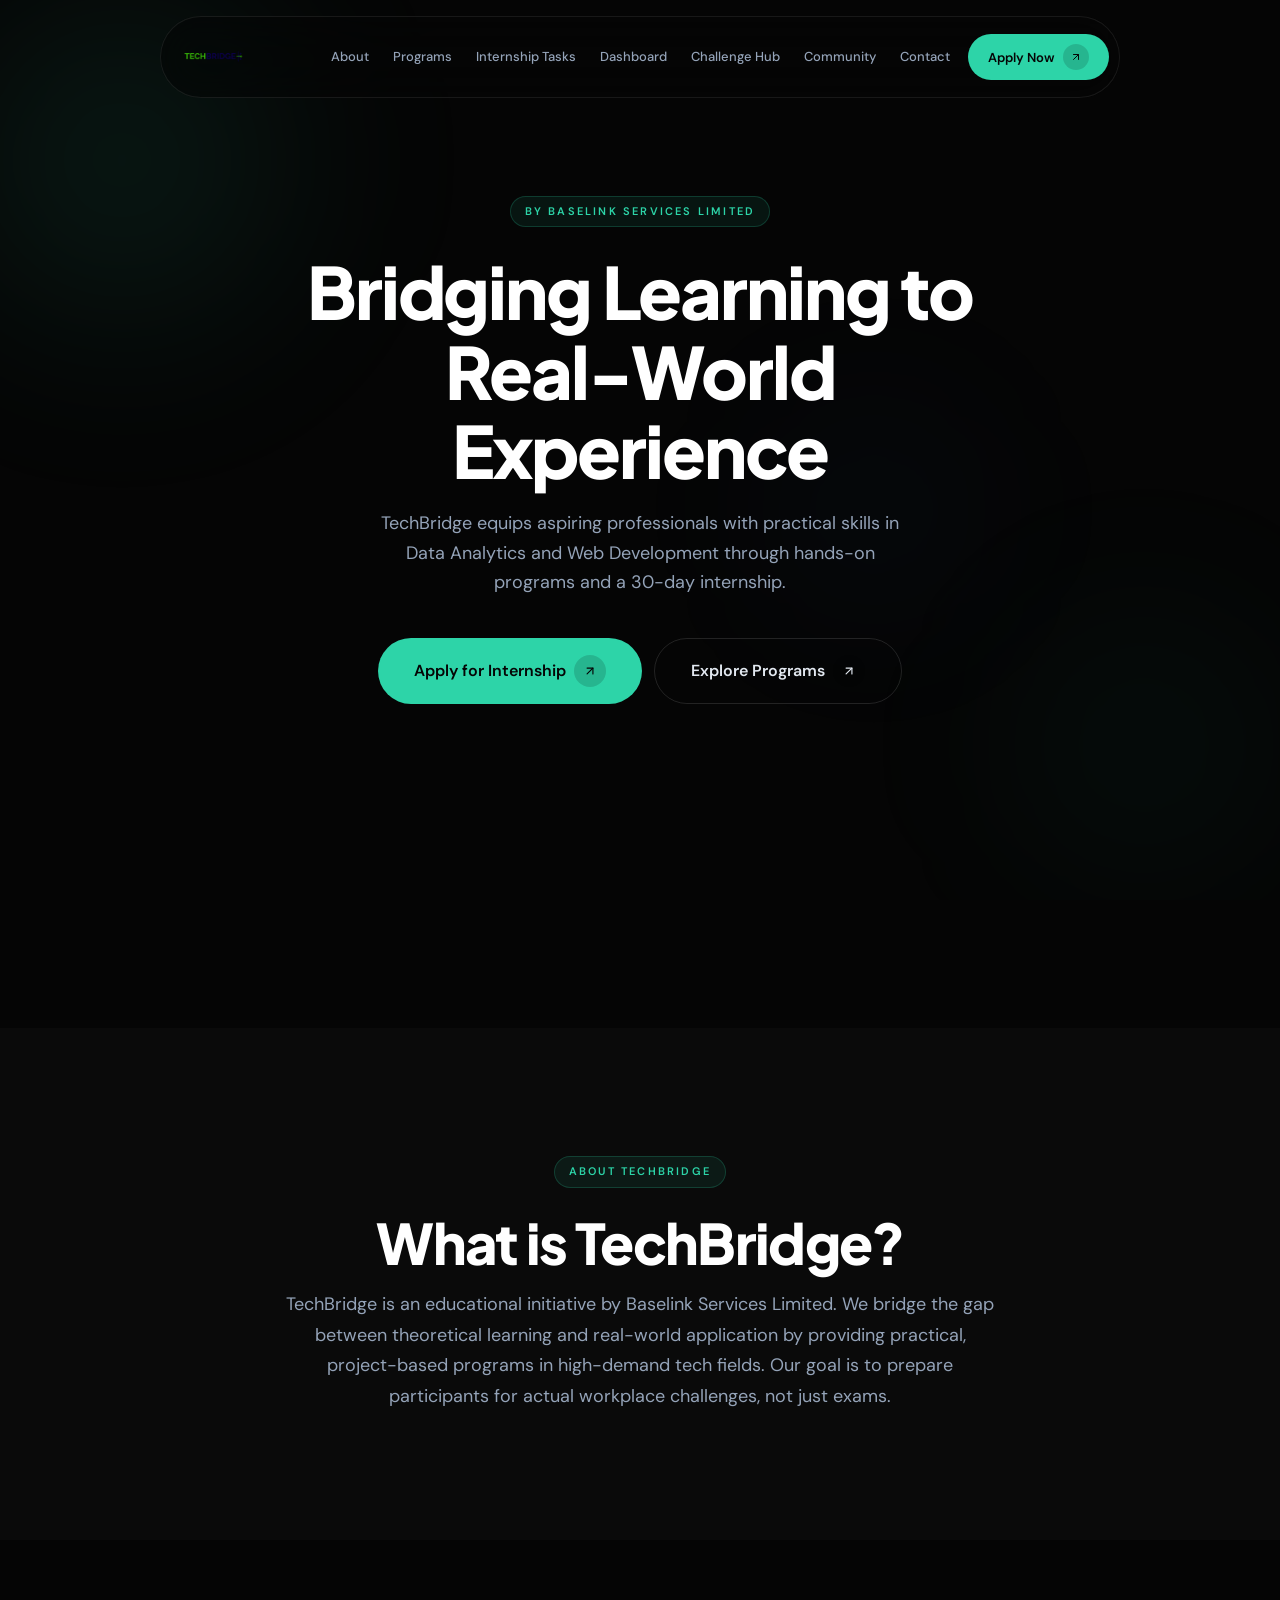
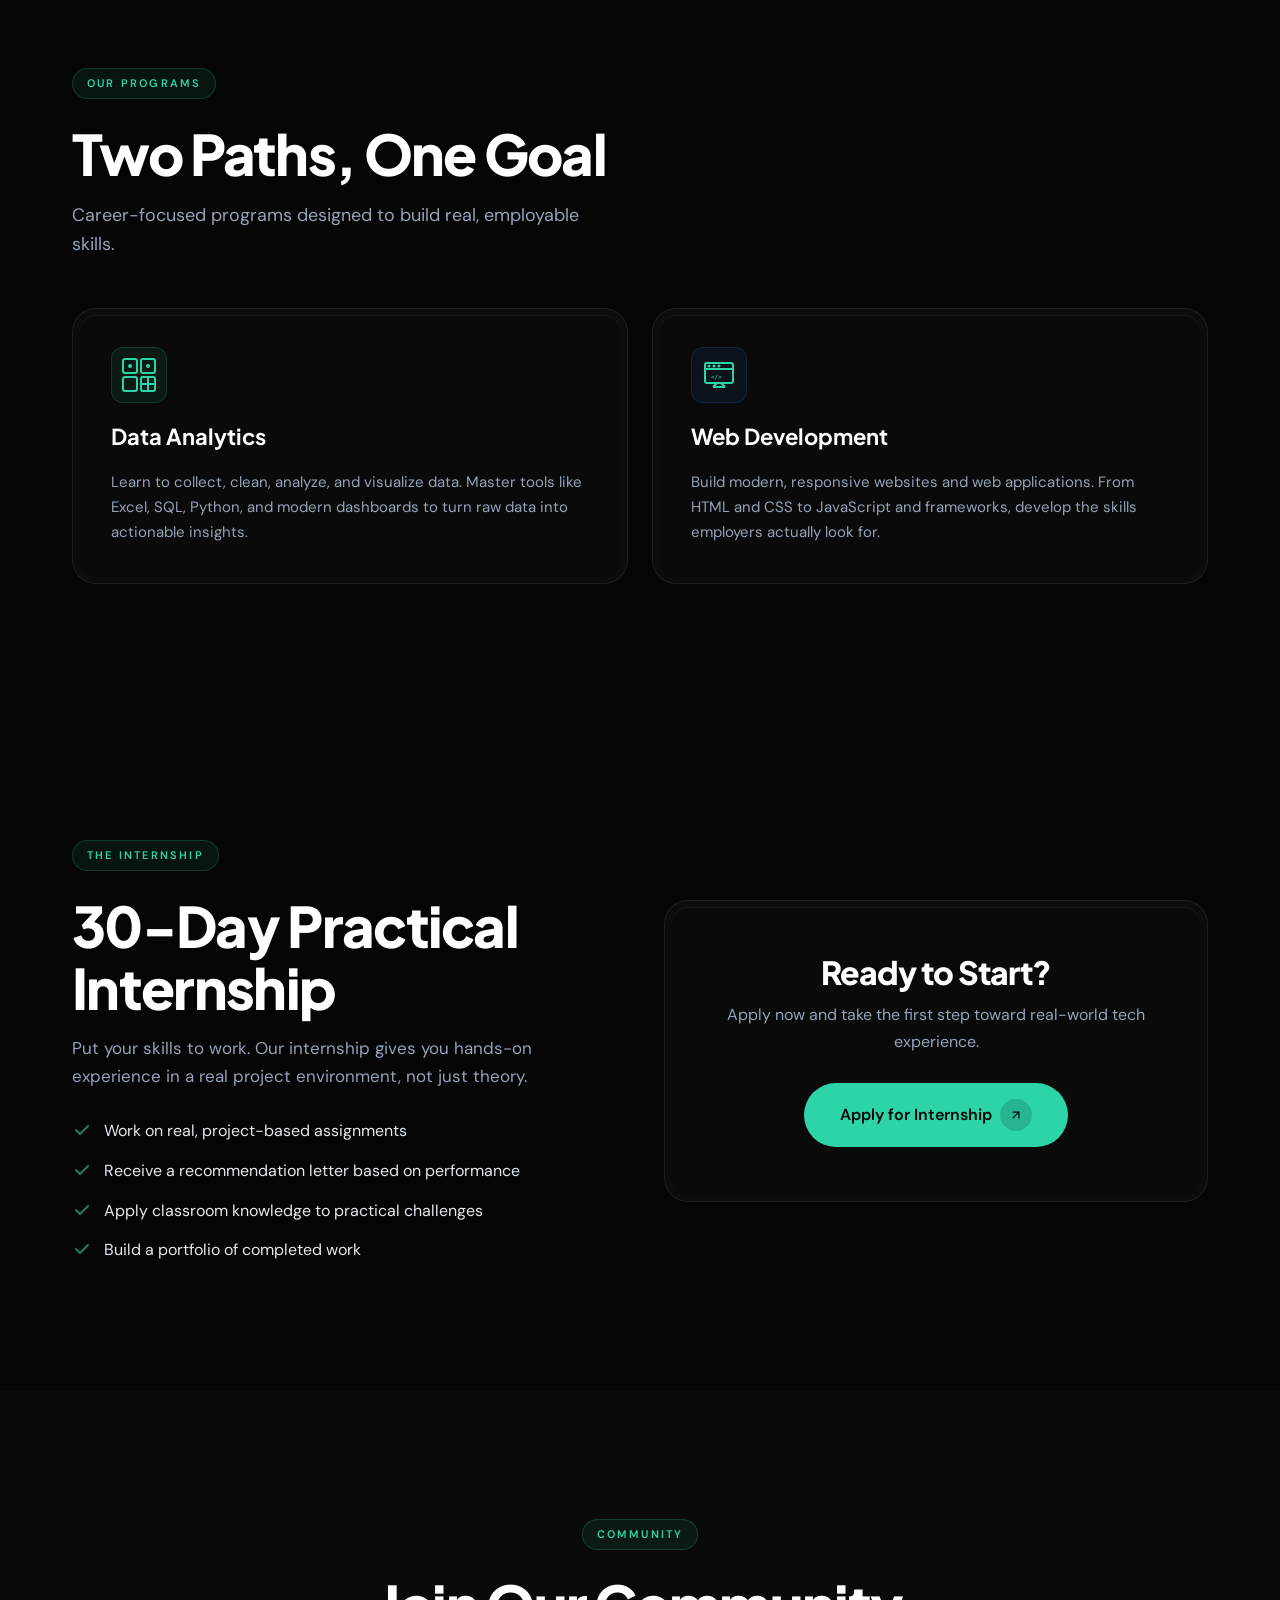
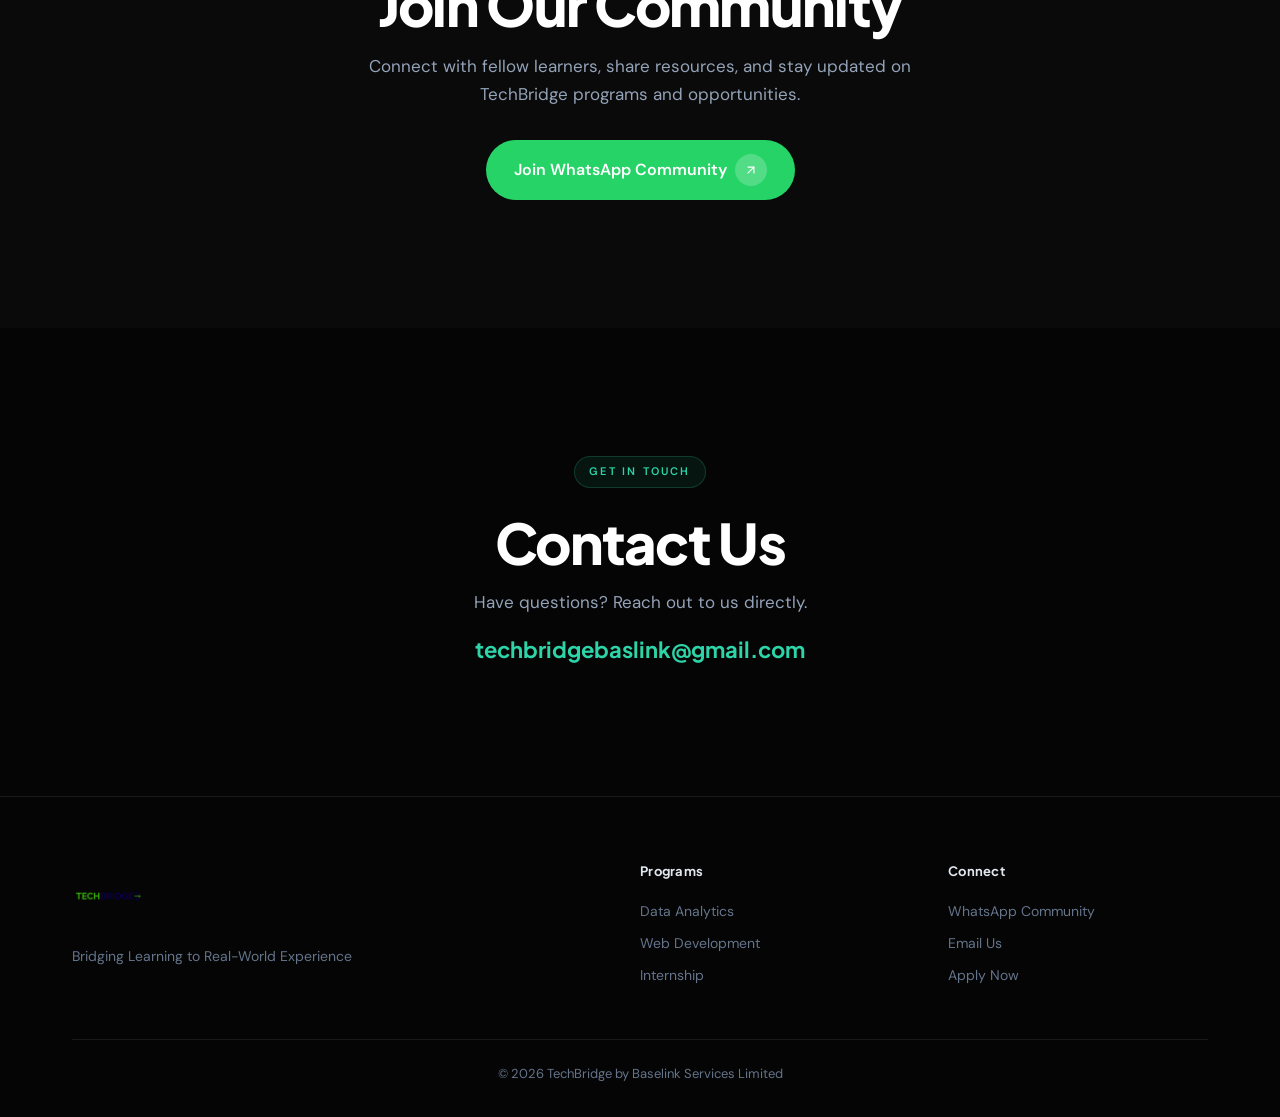
<file: index.html>
<!doctype html>
<html lang="en">
	<head>
		<meta charset="UTF-8" />
		<meta name="viewport" content="width=device-width, initial-scale=1.0" />
		<meta
			name="description"
			content="TechBridge by Baselink Services Limited - Bridging Learning to Real-World Experience through Data Analytics and Web Development programs."
		/>
		<link rel="icon" href="assets/techbridge-logo.png" />
		<link rel="preconnect" href="https://fonts.googleapis.com" />
		<link rel="preconnect" href="https://fonts.gstatic.com" crossorigin />
		<link
			href="https://fonts.googleapis.com/css2?family=DM+Sans:opsz,wght@9..40,400;9..40,500;9..40,600&family=Plus+Jakarta+Sans:wght@600;700;800&display=swap"
			rel="stylesheet"
		/>
		<link rel="stylesheet" href="css/index.css" />
		<title>TechBridge - Bridging Learning to Real-World Experience</title>
	</head>
	<body>
		<!-- Navigation -->
		<nav class="nav" role="navigation" aria-label="Main navigation">
			<div class="nav_inner">
				<a href="index.html" class="nav_logo" aria-label="TechBridge Home">
					<img
						src="assets/techbridge-logo.png"
						alt="TechBridge logo"
						class="nav_logo-img"
					/>
				</a>
				<div class="nav_links">
					<a href="#about" class="nav_link" role="menuitem">About</a>
					<a href="programs.html" class="nav_link" role="menuitem">Programs</a>
				<a href="tasks.html" class="nav_link" role="menuitem"
					>Internship Tasks</a
				>
				<a href="dashboard.html" class="nav_link" role="menuitem"
					>Dashboard</a
				>
				<a href="challenges.html" class="nav_link" role="menuitem"
					>Challenge Hub</a
				>
				<a href="#community" class="nav_link" role="menuitem">Community</a>
					<a href="#footer" class="nav_link" role="menuitem">Contact</a>
					<a
						href="#internship"
						class="nav_cta btn btn-primary btn-sm"
						role="menuitem"
					>
						Apply Now
						<span class="btn_icon">
							<svg
								viewBox="0 0 24 24"
								fill="none"
								stroke="currentColor"
								stroke-width="2"
								stroke-linecap="round"
								stroke-linejoin="round"
							>
								<path d="M7 17L17 7" />
								<path d="M7 7h10v10" />
							</svg>
						</span>
					</a>
				</div>
				<button
					class="nav_toggle"
					aria-label="Toggle navigation menu"
					aria-expanded="false"
					aria-controls="nav_links"
				>
					<span></span><span></span><span></span>
				</button>
			</div>
		</nav>

		<!-- Hero Section -->
		<header class="section section-light" id="hero" style="padding-top: 0">
			<div
				style="
					min-height: 100dvh;
					display: flex;
					align-items: center;
					justify-content: center;
					position: relative;
					overflow: hidden;
				"
			>
				<div class="hero-orbs">
					<div class="hero-orb hero-orb-1"></div>
					<div class="hero-orb hero-orb-2"></div>
					<div class="hero-orb hero-orb-3"></div>
				</div>
				<div
					class="container"
					style="
						text-align: center;
						position: relative;
						z-index: 1;
						padding-block: 6rem;
					"
				>
					<div data-reveal>
						<p class="section_eyebrow">By Baselink Services Limited</p>
						<h1
							class="section_title"
							style="
								font-size: clamp(2.5rem, 6vw, 4.5rem);
								max-width: 720px;
								margin-inline: auto;
								margin-bottom: 1.25rem;
							"
						>
							Bridging Learning to Real-World Experience
						</h1>
						<p
							class="section_subtitle"
							style="
								margin-inline: auto;
								margin-bottom: 2.5rem;
								max-width: 520px;
							"
						>
							TechBridge equips aspiring professionals with practical skills in
							Data Analytics and Web Development through hands-on programs and a
							30-day internship.
						</p>
						<div
							style="
								display: flex;
								flex-wrap: wrap;
								gap: 0.75rem;
								justify-content: center;
							"
						>
							<a href="#internship" class="btn btn-primary btn-lg">
								Apply for Internship
								<span class="btn_icon">
									<svg
										viewBox="0 0 24 24"
										fill="none"
										stroke="currentColor"
										stroke-width="2"
										stroke-linecap="round"
										stroke-linejoin="round"
									>
										<path d="M7 17L17 7" />
										<path d="M7 7h10v10" />
									</svg>
								</span>
							</a>
							<a href="programs.html" class="btn btn-outline btn-lg">
								Explore Programs
								<span class="btn_icon">
									<svg
										viewBox="0 0 24 24"
										fill="none"
										stroke="currentColor"
										stroke-width="2"
										stroke-linecap="round"
										stroke-linejoin="round"
									>
										<path d="M7 17L17 7" />
										<path d="M7 7h10v10" />
									</svg>
								</span>
							</a>
						</div>
					</div>
				</div>
			</div>
		</header>

		<!-- Introduction -->
		<section class="section section-alt" id="about">
			<div class="container">
				<div class="about" data-reveal>
					<p class="section_eyebrow">About TechBridge</p>
					<h2 class="section_title">What is TechBridge?</h2>
					<p class="about_text">
						TechBridge is an educational initiative by Baselink Services
						Limited. We bridge the gap between theoretical learning and
						real-world application by providing practical, project-based
						programs in high-demand tech fields. Our goal is to prepare
						participants for actual workplace challenges, not just exams.
					</p>
				</div>
			</div>
		</section>

		<!-- Programs -->
		<section class="section section-light" id="programs">
			<div class="container">
				<div data-reveal>
					<p class="section_eyebrow">Our Programs</p>
					<h2 class="section_title">Two Paths, One Goal</h2>
					<p class="section_subtitle">
						Career-focused programs designed to build real, employable skills.
					</p>
				</div>
				<div class="programs" data-reveal="stagger">
					<a href="programs.html#data-analytics" class="program-card">
						<div class="doppel-card">
							<div class="doppel-card_inner">
								<div class="program-card_icon" aria-hidden="true">
									<img
										src="assets/icons/data-analytics.svg"
										alt=""
										width="40"
										height="40"
									/>
								</div>
								<h3 class="program-card_title">Data Analytics</h3>
								<p class="program-card_desc">
									Learn to collect, clean, analyze, and visualize data. Master
									tools like Excel, SQL, Python, and modern dashboards to turn
									raw data into actionable insights.
								</p>
							</div>
						</div>
					</a>
					<a href="programs.html#web-development" class="program-card">
						<div class="doppel-card">
							<div class="doppel-card_inner">
								<div
									class="program-card_icon"
									aria-hidden="true"
									style="
										background: rgba(59, 130, 246, 0.08);
										border-color: rgba(59, 130, 246, 0.15);
										color: #3b82f6;
									"
								>
									<img
										src="assets/icons/web-development.svg"
										alt=""
										width="40"
										height="40"
									/>
								</div>
								<h3 class="program-card_title">Web Development</h3>
								<p class="program-card_desc">
									Build modern, responsive websites and web applications. From
									HTML and CSS to JavaScript and frameworks, develop the skills
									employers actually look for.
								</p>
							</div>
						</div>
					</a>
				</div>
			</div>
		</section>

		<!-- Internship & Apply -->
		<section class="section section-dark" id="internship">
			<div class="container">
				<div class="apply">
					<div data-reveal>
						<p class="section_eyebrow">The Internship</p>
						<h2 class="section_title">30-Day Practical Internship</h2>
						<p class="apply_intro">
							Put your skills to work. Our internship gives you hands-on
							experience in a real project environment, not just theory.
						</p>
						<ul class="apply_list">
							<li class="apply_item">
								<img
									src="assets/icons/checkmark.svg"
									alt=""
									width="20"
									height="20"
									class="apply_check"
								/>
								<span>Work on real, project-based assignments</span>
							</li>
							<li class="apply_item">
								<img
									src="assets/icons/checkmark.svg"
									alt=""
									width="20"
									height="20"
									class="apply_check"
								/>
								<span
									>Receive a recommendation letter based on performance</span
								>
							</li>
							<li class="apply_item">
								<img
									src="assets/icons/checkmark.svg"
									alt=""
									width="20"
									height="20"
									class="apply_check"
								/>
								<span>Apply classroom knowledge to practical challenges</span>
							</li>
							<li class="apply_item">
								<img
									src="assets/icons/checkmark.svg"
									alt=""
									width="20"
									height="20"
									class="apply_check"
								/>
								<span>Build a portfolio of completed work</span>
							</li>
						</ul>
					</div>
					<div data-reveal>
						<div class="doppel-card">
							<div
								class="doppel-card_inner"
								style="text-align: center; padding: 3rem 2rem"
							>
								<h3
									class="section_title"
									style="
										font-size: clamp(1.5rem, 3vw, 2rem);
										margin-bottom: 0.75rem;
									"
								>
									Ready to Start?
								</h3>
								<p
									style="
										color: var(--color-text-muted);
										margin-bottom: 1.75rem;
										line-height: 1.65;
									"
								>
									Apply now and take the first step toward real-world tech
									experience.
								</p>
								<a
									href="https://forms.gle/8EbdSy5ttGfLZfjv5?utm_source=chatgpt.com"
									class="btn btn-primary btn-lg"
									target="_blank"
									rel="noopener"
								>
									Apply for Internship
									<span class="btn_icon">
										<svg
											viewBox="0 0 24 24"
											fill="none"
											stroke="currentColor"
											stroke-width="2"
											stroke-linecap="round"
											stroke-linejoin="round"
										>
											<path d="M7 17L17 7" />
											<path d="M7 7h10v10" />
										</svg>
									</span>
								</a>
							</div>
						</div>
					</div>
				</div>
			</div>
		</section>

		<!-- Community -->
		<section class="section section-alt" id="community">
			<div class="container">
				<div class="community" data-reveal>
					<p class="section_eyebrow">Community</p>
					<h2 class="section_title">Join Our Community</h2>
					<p class="community_text">
						Connect with fellow learners, share resources, and stay updated on
						TechBridge programs and opportunities.
					</p>
					<a
						href="https://chat.whatsapp.com/DFoiANlw4hu0BIyVHku70r"
						class="btn btn-whatsapp btn-lg"
						target="_blank"
						rel="noopener"
					>
						Join WhatsApp Community
						<span class="btn_icon" style="background: rgba(255, 255, 255, 0.2)">
							<svg
								viewBox="0 0 24 24"
								fill="none"
								stroke="currentColor"
								stroke-width="2"
								stroke-linecap="round"
								stroke-linejoin="round"
							>
								<path d="M7 17L17 7" />
								<path d="M7 7h10v10" />
							</svg>
						</span>
					</a>
				</div>
			</div>
		</section>

		<!-- Contact -->
		<section class="section section-light" id="contact">
			<div class="container">
				<div class="contact" data-reveal>
					<p class="section_eyebrow">Get in Touch</p>
					<h2 class="section_title">Contact Us</h2>
					<p class="contact_text">Have questions? Reach out to us directly.</p>
					<a href="mailto:techbridgebaslink@gmail.com" class="contact_email"
						>techbridgebaslink@gmail.com</a
					>
				</div>
			</div>
		</section>

		<!-- Footer -->
		<footer class="footer" id="footer">
			<div class="container">
				<div class="footer_inner">
					<div class="footer_brand">
						<img
							src="assets/techbridge-logo.png"
							alt="TechBridge"
							class="footer_logo"
						/>
						<p class="footer_tagline">
							Bridging Learning to Real-World Experience
						</p>
					</div>
					<div>
						<h4 class="footer_heading">Programs</h4>
						<a href="programs.html#data-analytics" class="footer_link"
							>Data Analytics</a
						>
						<a href="programs.html#web-development" class="footer_link"
							>Web Development</a
						>
						<a href="#internship" class="footer_link">Internship</a>
					</div>
					<div>
						<h4 class="footer_heading">Connect</h4>
						<a
							href="https://chat.whatsapp.com/DFoiANlw4hu0BIyVHku70r"
							class="footer_link"
							target="_blank"
							rel="noopener noreferrer"
							>WhatsApp Community</a
						>
						<a href="mailto:techbridgebaslink@gmail.com" class="footer_link"
							>Email Us</a
						>
						<a href="#internship" class="footer_link">Apply Now</a>
					</div>
				</div>
				<div class="footer_bottom container">
					<p class="footer_copy">
						&copy; 2026 TechBridge by Baselink Services Limited
					</p>
				</div>
			</div>
		</footer>

		<script>
			// Mobile navigation toggle
			const toggle = document.querySelector(".nav_toggle");
			const navLinks = document.querySelector(".nav_links");

			toggle.addEventListener("click", () => {
				const expanded = toggle.getAttribute("aria-expanded") === "true";
				toggle.setAttribute("aria-expanded", !expanded);
				navLinks.classList.toggle("nav_links-open");
			});

			document.querySelectorAll(".nav_link, .nav_cta").forEach((link) => {
				link.addEventListener("click", () => {
					toggle.setAttribute("aria-expanded", "false");
					navLinks.classList.remove("nav_links-open");
				});
			});

			// Scroll reveal
			const prefersReducedMotion = window.matchMedia(
				"(prefers-reduced-motion: reduce)",
			).matches;
			if (!prefersReducedMotion) {
				const observer = new IntersectionObserver(
					(entries) => {
						entries.forEach((entry) => {
							if (entry.isIntersecting) {
								entry.target.classList.add("revealed");
								observer.unobserve(entry.target);
							}
						});
					},
					{ threshold: 0.15, rootMargin: "0px 0px -40px 0px" },
				);
				document
					.querySelectorAll("[data-reveal]")
					.forEach((el) => observer.observe(el));
			} else {
				document
					.querySelectorAll("[data-reveal]")
					.forEach((el) => el.classList.add("revealed"));
			}
		</script>
	</body>
</html>
</file>
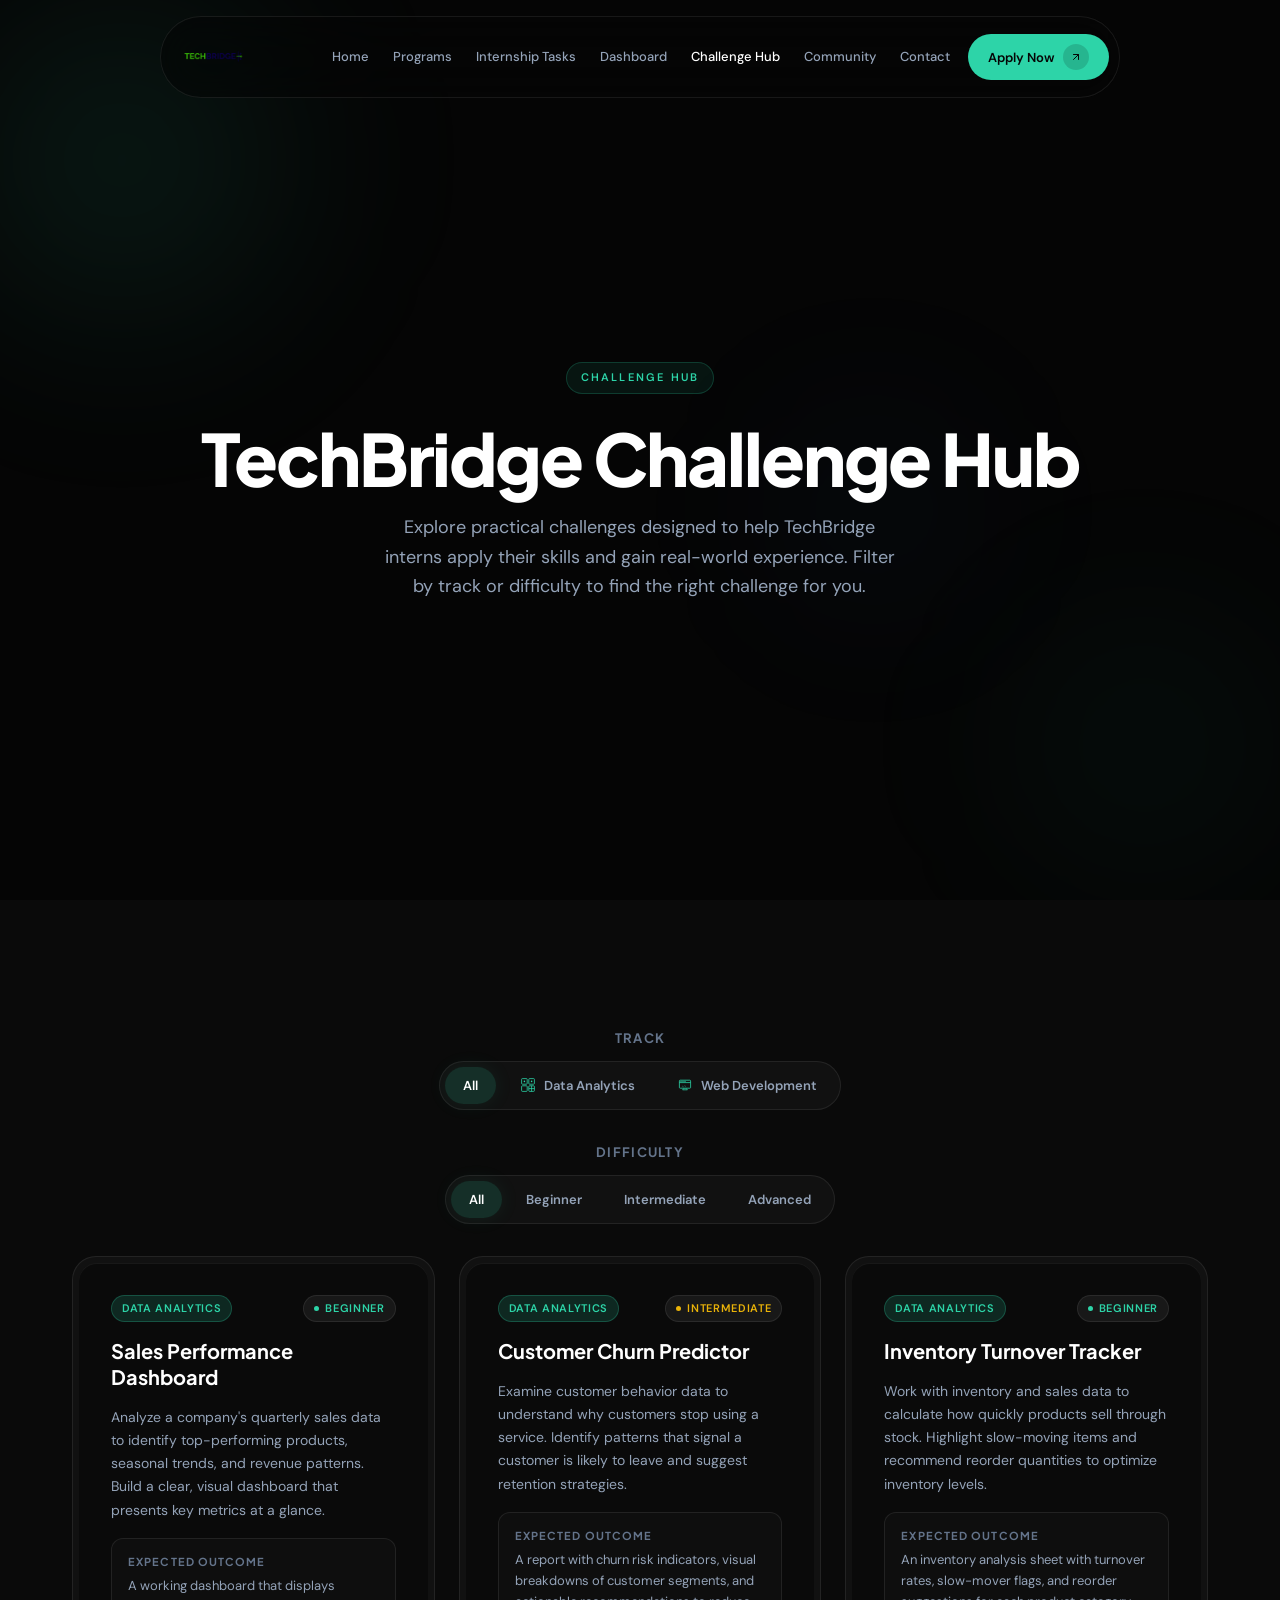
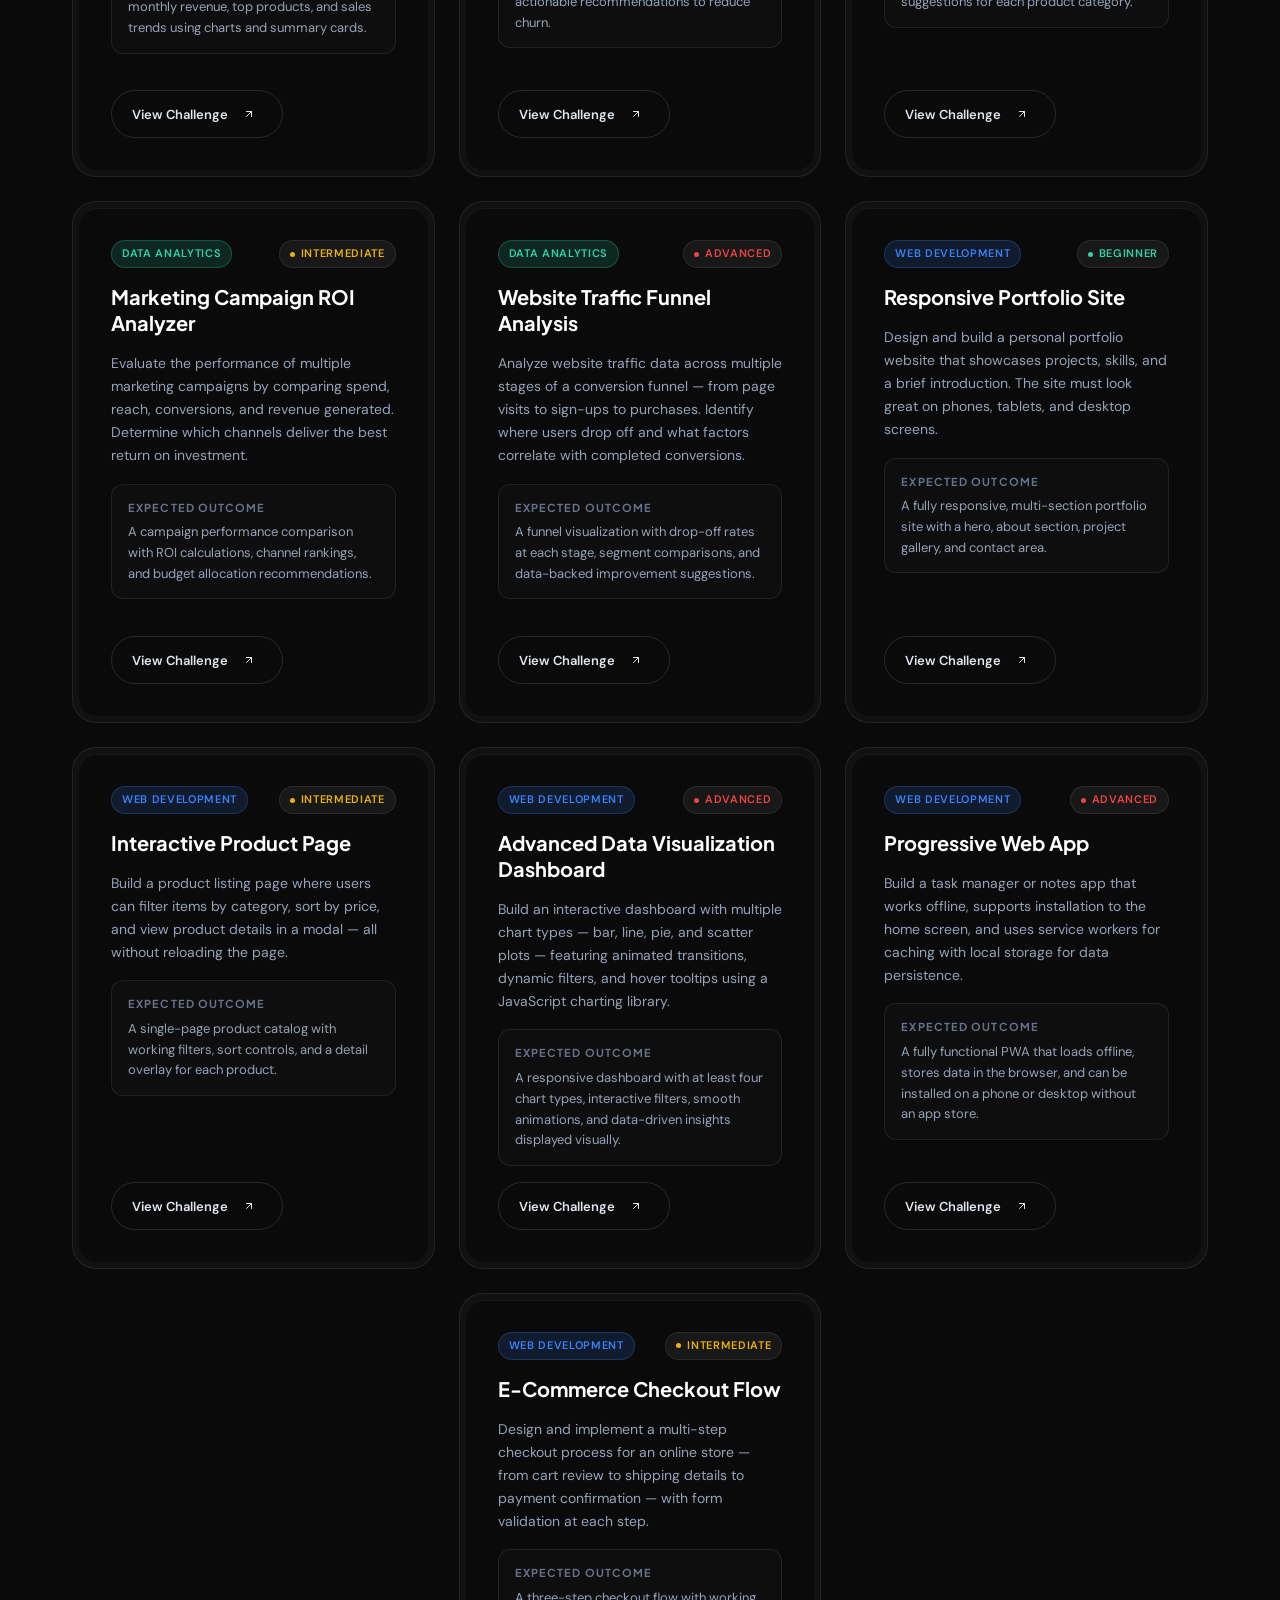
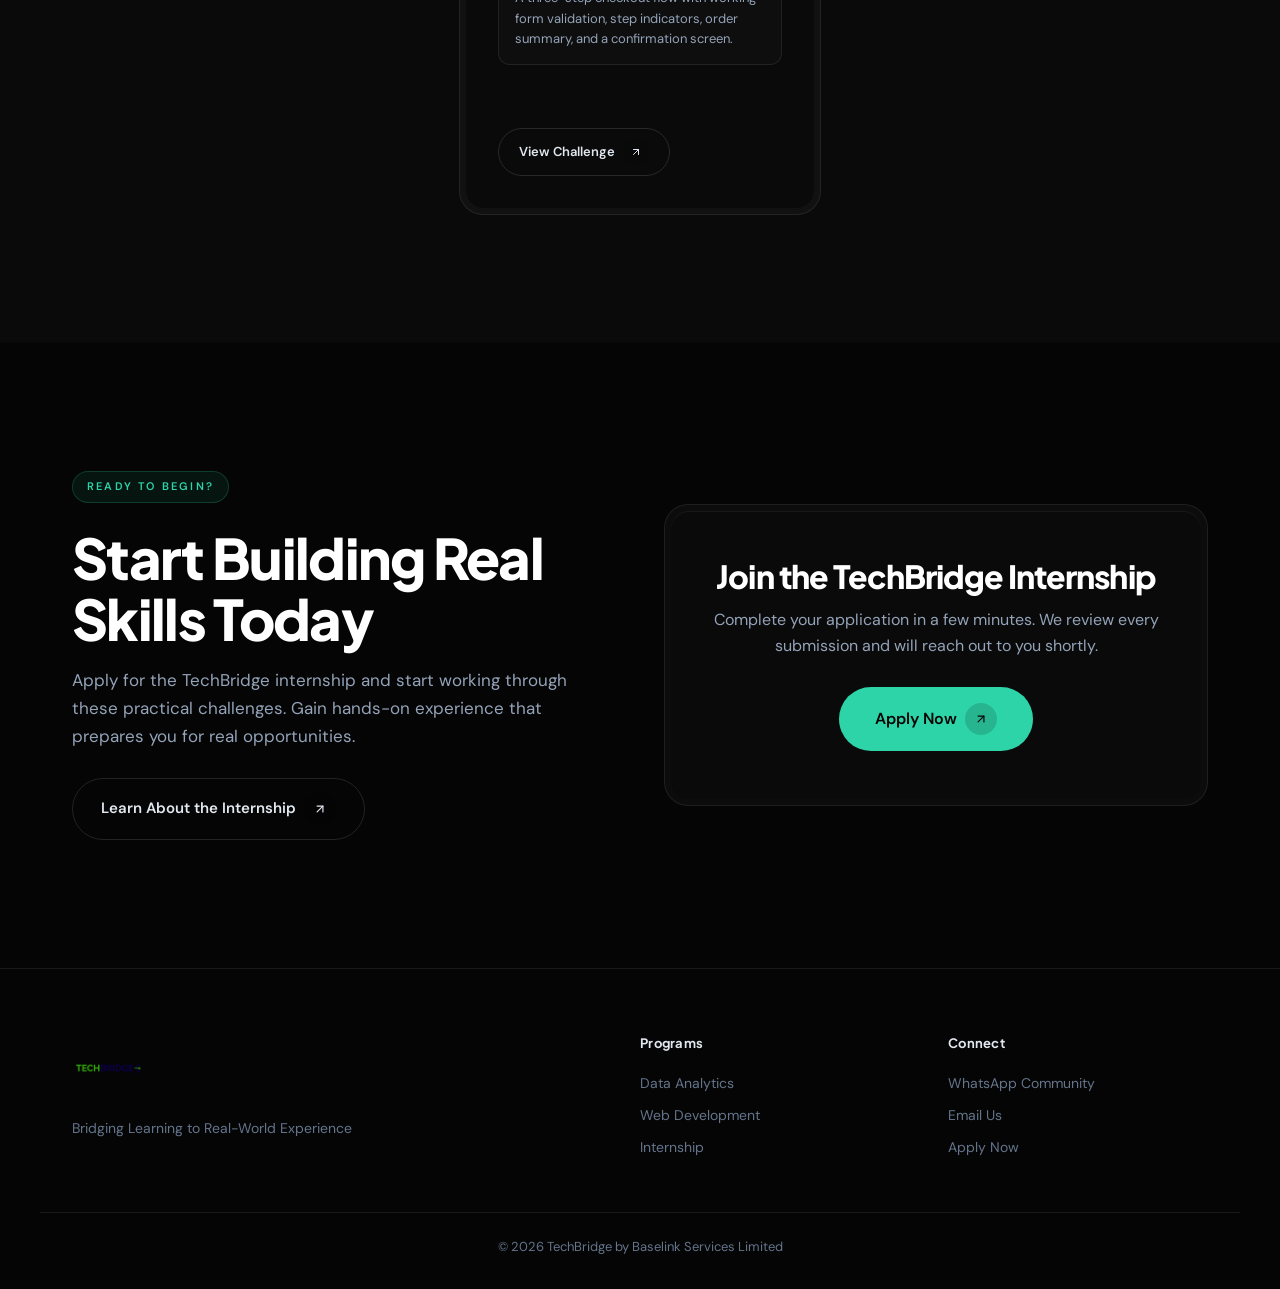
<file: challenges.html>
<!doctype html>
<html lang="en">
	<head>
		<meta charset="UTF-8" />
		<meta name="viewport" content="width=device-width, initial-scale=1.0" />
		<title>Challenge Hub - TechBridge</title>
		<meta
			name="description"
			content="Explore practical challenges designed to help TechBridge interns apply their skills in Data Analytics and Web Development."
		/>
		<link rel="icon" href="assets/techbridge-logo.png" />
		<link rel="preconnect" href="https://fonts.googleapis.com" />
		<link rel="preconnect" href="https://fonts.gstatic.com" crossorigin />
		<link
			href="https://fonts.googleapis.com/css2?family=DM+Sans:wght@400;500;600&family=Plus+Jakarta+Sans:wght@600;700;800&display=swap"
			rel="stylesheet"
		/>
		<link rel="stylesheet" href="css/index.css" />
		<link rel="stylesheet" href="css/challenges.css" />
	</head>
	<body>
		<!-- Navigation -->
		<nav class="nav" role="navigation" aria-label="Main navigation">
			<div class="nav_inner">
				<a href="index.html" class="nav_logo" aria-label="TechBridge Home">
					<img
						src="assets/techbridge-logo.png"
						alt="TechBridge logo"
						class="nav_logo-img"
					/>
				</a>
				<div class="nav_links">
					<a href="index.html" class="nav_link" role="menuitem">Home</a>
					<a href="programs.html" class="nav_link" role="menuitem">Programs</a>
				<a href="tasks.html" class="nav_link" role="menuitem">Internship Tasks</a>
				<a href="dashboard.html" class="nav_link" role="menuitem">Dashboard</a>
				<a href="challenges.html" class="nav_link nav_link-active" role="menuitem">Challenge Hub</a>
					<a href="index.html#community" class="nav_link" role="menuitem">Community</a>
					<a href="#footer" class="nav_link" role="menuitem">Contact</a>
					<a
						href="https://forms.gle/8EbdSy5ttGfLZfjv5?utm_source=chatgpt.com"
						class="nav_cta btn btn-primary btn-sm"
						role="menuitem"
						target="_blank"
						rel="noopener noreferrer"
					>
						Apply Now
						<span class="btn_icon">
							<svg viewBox="0 0 24 24" fill="none" stroke="currentColor" stroke-width="2" stroke-linecap="round" stroke-linejoin="round"><path d="M7 17L17 7"/><path d="M7 7h10v10"/></svg>
						</span>
					</a>
				</div>
				<button
					class="nav_toggle"
					aria-label="Toggle navigation menu"
					aria-expanded="false"
					aria-controls="nav_links"
				>
					<span></span><span></span><span></span>
				</button>
			</div>
		</nav>

		<!-- Hero -->
		<section class="challenges-hero">
			<div class="hero-orbs">
				<div class="hero-orb hero-orb-1"></div>
				<div class="hero-orb hero-orb-2"></div>
				<div class="hero-orb hero-orb-3"></div>
			</div>
			<div class="challenges-hero_inner">
				<div data-reveal>
					<p class="section_eyebrow">Challenge Hub</p>
					<h1 class="section_title" style="font-size: clamp(2.5rem, 6vw, 4.5rem);">
						TechBridge Challenge Hub
					</h1>
					<p class="section_subtitle" style="margin-inline: auto;">
						Explore practical challenges designed to help TechBridge interns
						apply their skills and gain real-world experience. Filter by track
						or difficulty to find the right challenge for you.
					</p>
				</div>
			</div>
		</section>

		<!-- Filters + Grid -->
		<section class="section section-alt">
			<div class="container">
				<!-- Track Filter -->
				<div class="filter-bar" data-reveal>
					<p class="filter-label">Track</p>
					<div class="filter-buttons">
						<button class="filter-btn filter-track-btn active" data-track="all">All</button>
						<button class="filter-btn filter-track-btn" data-track="data-analytics">
							<img src="assets/icons/data-analytics.svg" alt="" aria-hidden="true" class="filter-btn_icon" />
							Data Analytics
						</button>
						<button class="filter-btn filter-track-btn" data-track="web-development">
							<img src="assets/icons/web-development.svg" alt="" aria-hidden="true" class="filter-btn_icon" />
							Web Development
						</button>
					</div>
				</div>

				<!-- Difficulty Filter -->
				<div class="filter-bar" data-reveal>
					<p class="filter-label">Difficulty</p>
					<div class="filter-buttons">
						<button class="filter-btn filter-diff-btn active" data-difficulty="all">All</button>
						<button class="filter-btn filter-diff-btn" data-difficulty="beginner">Beginner</button>
						<button class="filter-btn filter-diff-btn" data-difficulty="intermediate">Intermediate</button>
						<button class="filter-btn filter-diff-btn" data-difficulty="advanced">Advanced</button>
					</div>
				</div>

				<!-- Challenge Grid -->
				<div class="challenge-grid" id="challenge-grid"></div>

				<!-- No Results -->
				<div class="no-results" id="no-results" style="display: none;">
					<p class="no-results_text">No challenges match your filters.</p>
					<p class="no-results_sub">Try adjusting the track or difficulty selection.</p>
				</div>
			</div>
		</section>

		<!-- Apply CTA -->
		<section class="section section-dark" id="challenges-contact">
			<div class="container">
				<div class="challenges-cta" data-reveal>
					<div>
						<p class="section_eyebrow">Ready to Begin?</p>
						<h2 class="section_title">Start Building Real Skills Today</h2>
						<p class="challenges-cta_text">
							Apply for the TechBridge internship and start working through
							these practical challenges. Gain hands-on experience that
							prepares you for real opportunities.
						</p>
						<a href="index.html#internship" class="btn btn-outline">
							Learn About the Internship
							<span class="btn_icon">
								<svg viewBox="0 0 24 24" fill="none" stroke="currentColor" stroke-width="2" stroke-linecap="round" stroke-linejoin="round"><path d="M7 17L17 7"/><path d="M7 7h10v10"/></svg>
							</span>
						</a>
					</div>
					<div>
						<div class="doppel-card">
							<div class="doppel-card_inner" style="text-align: center; padding: 3rem 2rem;">
								<h3 class="section_title" style="font-size: clamp(1.5rem, 3vw, 2rem); margin-bottom: 0.75rem;">
									Join the TechBridge Internship
								</h3>
								<p style="color: var(--color-text-muted); margin-bottom: 1.75rem; line-height: 1.65;">
									Complete your application in a few minutes. We review every
									submission and will reach out to you shortly.
								</p>
								<a
									href="https://forms.gle/8EbdSy5ttGfLZfjv5?utm_source=chatgpt.com"
									class="btn btn-primary btn-lg"
									target="_blank"
									rel="noopener noreferrer"
								>
									Apply Now
									<span class="btn_icon">
										<svg viewBox="0 0 24 24" fill="none" stroke="currentColor" stroke-width="2" stroke-linecap="round" stroke-linejoin="round"><path d="M7 17L17 7"/><path d="M7 7h10v10"/></svg>
									</span>
								</a>
							</div>
						</div>
					</div>
				</div>
			</div>
		</section>

		<!-- Footer -->
		<footer class="footer" id="footer">
			<div class="container footer_inner">
				<div class="footer_brand">
					<img
						src="assets/techbridge-logo.png"
						alt="TechBridge logo"
						class="footer_logo"
					/>
					<p class="footer_tagline">
						Bridging Learning to Real-World Experience
					</p>
				</div>
				<div>
					<h4 class="footer_heading">Programs</h4>
					<a href="programs.html#data-analytics" class="footer_link">Data Analytics</a>
					<a href="programs.html#web-development" class="footer_link">Web Development</a>
					<a href="index.html#internship" class="footer_link">Internship</a>
				</div>
				<div>
					<h4 class="footer_heading">Connect</h4>
					<a
						href="https://chat.whatsapp.com/DFoiANlw4hu0BIyVHku70r"
						class="footer_link"
						target="_blank"
						rel="noopener noreferrer"
					>WhatsApp Community</a>
					<a href="mailto:techbridgebaslink@gmail.com" class="footer_link">Email Us</a>
					<a
						href="https://forms.gle/8EbdSy5ttGfLZfjv5?utm_source=chatgpt.com"
						class="footer_link"
						target="_blank"
						rel="noopener noreferrer"
					>Apply Now</a>
				</div>
			</div>
			<div class="footer_bottom container">
				<p class="footer_copy">
					&copy; 2026 TechBridge by Baselink Services Limited
				</p>
			</div>
		</footer>

		<!-- Modal -->
		<div class="modal-overlay" id="modal-backdrop">
			<div class="modal" role="dialog" aria-modal="true" aria-labelledby="modal-title">
				<button class="modal_close" id="modal-close" aria-label="Close modal">
					<svg viewBox="0 0 24 24" fill="none" stroke="currentColor" stroke-width="2" stroke-linecap="round" stroke-linejoin="round" width="20" height="20">
						<line x1="18" y1="6" x2="6" y2="18"/>
						<line x1="6" y1="6" x2="18" y2="18"/>
					</svg>
				</button>
				<div class="modal_inner">
					<div class="modal_header">
						<div class="modal_badges">
							<span class="challenge-badge challenge-badge_track" id="modal-track"></span>
							<span class="challenge-badge challenge-badge_diff" id="modal-diff"></span>
						</div>
						<h2 class="modal_title" id="modal-title"></h2>
					</div>
					<div class="modal_body">
						<div class="modal_section">
							<h3 class="modal_section-title">Objective</h3>
							<p class="modal_section-text" id="modal-objective"></p>
						</div>
						<div class="modal_section">
							<h3 class="modal_section-title">Skills Required</h3>
							<ul class="modal_list" id="modal-skills"></ul>
						</div>
						<div class="modal_section">
							<h3 class="modal_section-title">Tools</h3>
							<ul class="modal_list" id="modal-tools"></ul>
						</div>
						<div class="modal_section">
							<h3 class="modal_section-title">Estimated Time</h3>
							<p class="modal_section-text modal_time" id="modal-time"></p>
						</div>
						<div class="modal_section">
							<h3 class="modal_section-title">Expected Result</h3>
							<p class="modal_section-text" id="modal-result"></p>
						</div>
					</div>
				</div>
			</div>
		</div>

		<script>
			// Mobile navigation toggle
			const toggle = document.querySelector(".nav_toggle");
			const navLinks = document.querySelector(".nav_links");

			toggle.addEventListener("click", () => {
				const expanded = toggle.getAttribute("aria-expanded") === "true";
				toggle.setAttribute("aria-expanded", !expanded);
				navLinks.classList.toggle("nav_links-open");
			});

			document.querySelectorAll(".nav_link, .nav_cta").forEach((link) => {
				link.addEventListener("click", () => {
					toggle.setAttribute("aria-expanded", "false");
					navLinks.classList.remove("nav_links-open");
				});
			});

			// Scroll reveal
			const prefersReducedMotion = window.matchMedia(
				"(prefers-reduced-motion: reduce)",
			).matches;
			if (!prefersReducedMotion) {
				const observer = new IntersectionObserver(
					(entries) => {
						entries.forEach((entry) => {
							if (entry.isIntersecting) {
								entry.target.classList.add("revealed");
								observer.unobserve(entry.target);
							}
						});
					},
					{ threshold: 0.15, rootMargin: "0px 0px -40px 0px" },
				);
				document
					.querySelectorAll("[data-reveal]")
					.forEach((el) => observer.observe(el));
			} else {
				document
					.querySelectorAll("[data-reveal]")
					.forEach((el) => el.classList.add("revealed"));
			}
		</script>
		<script src="js/challenges.js"></script>
	</body>
</html>
</file>
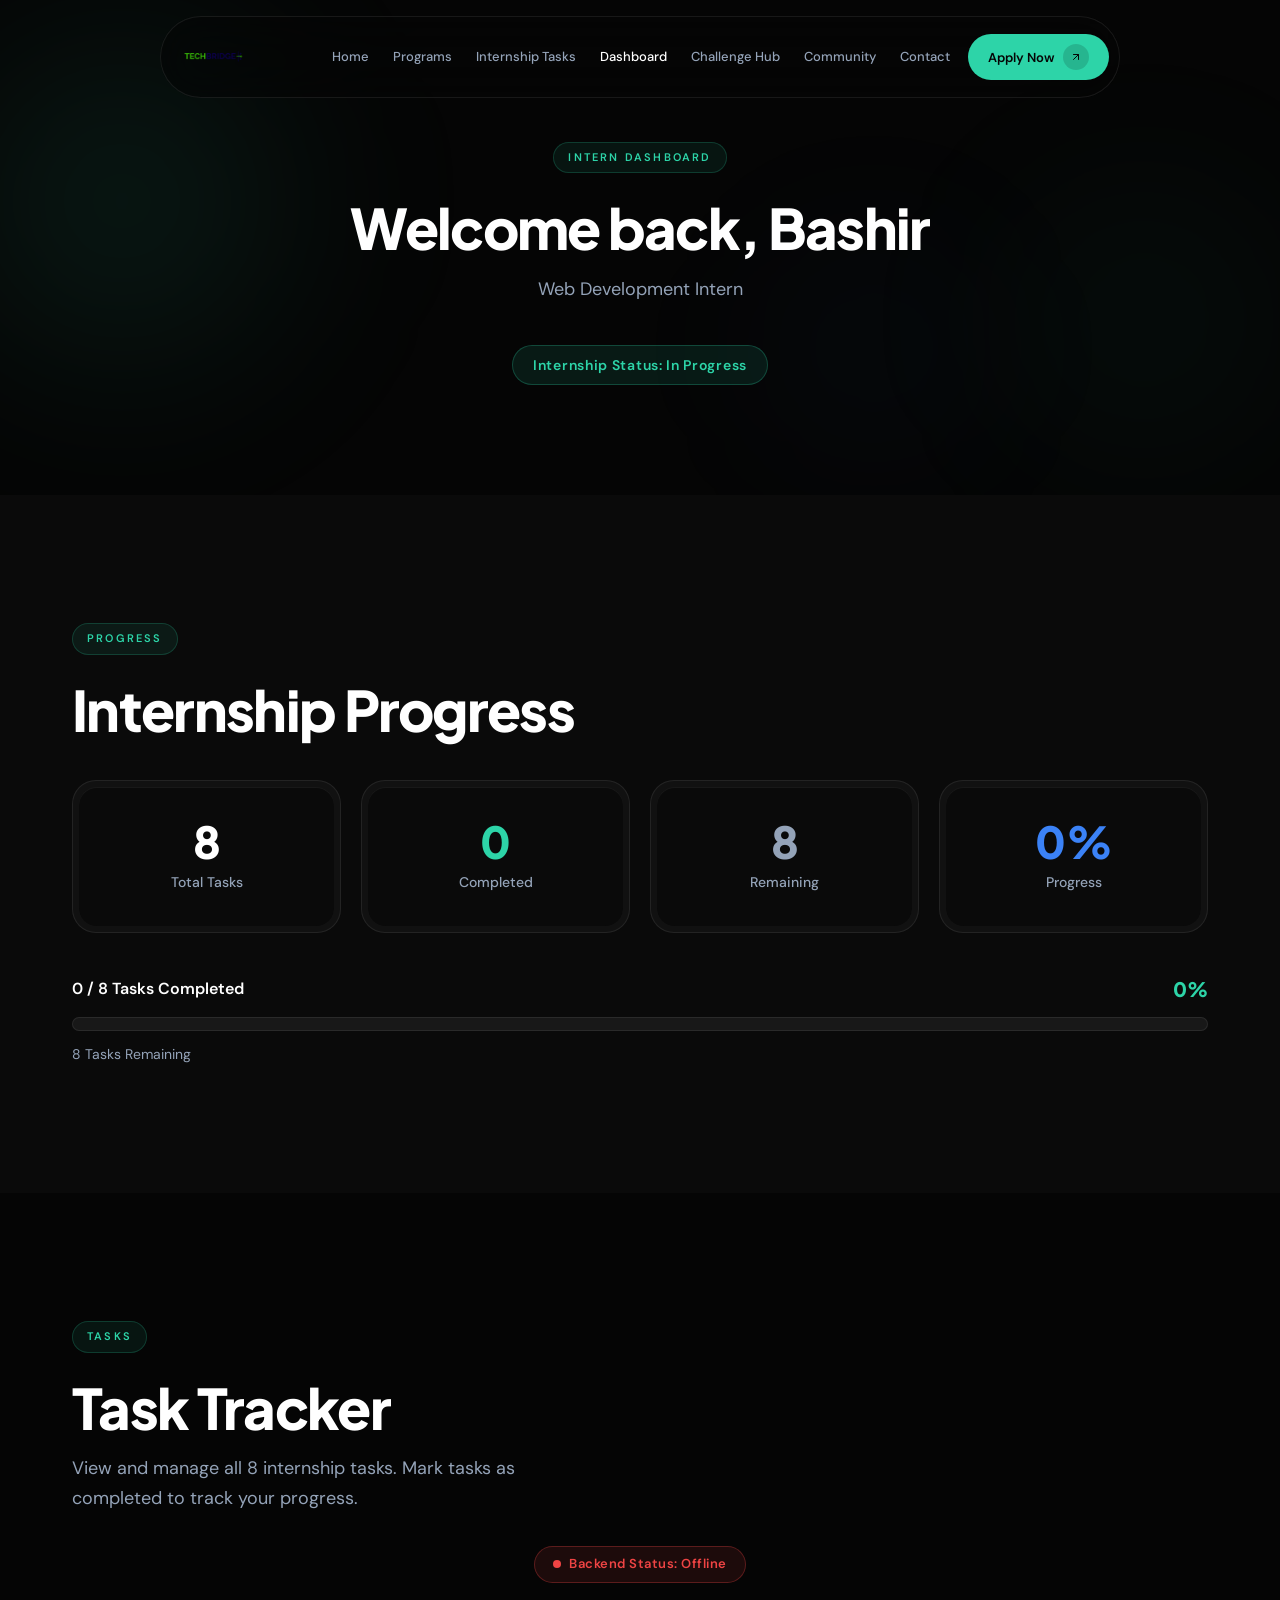
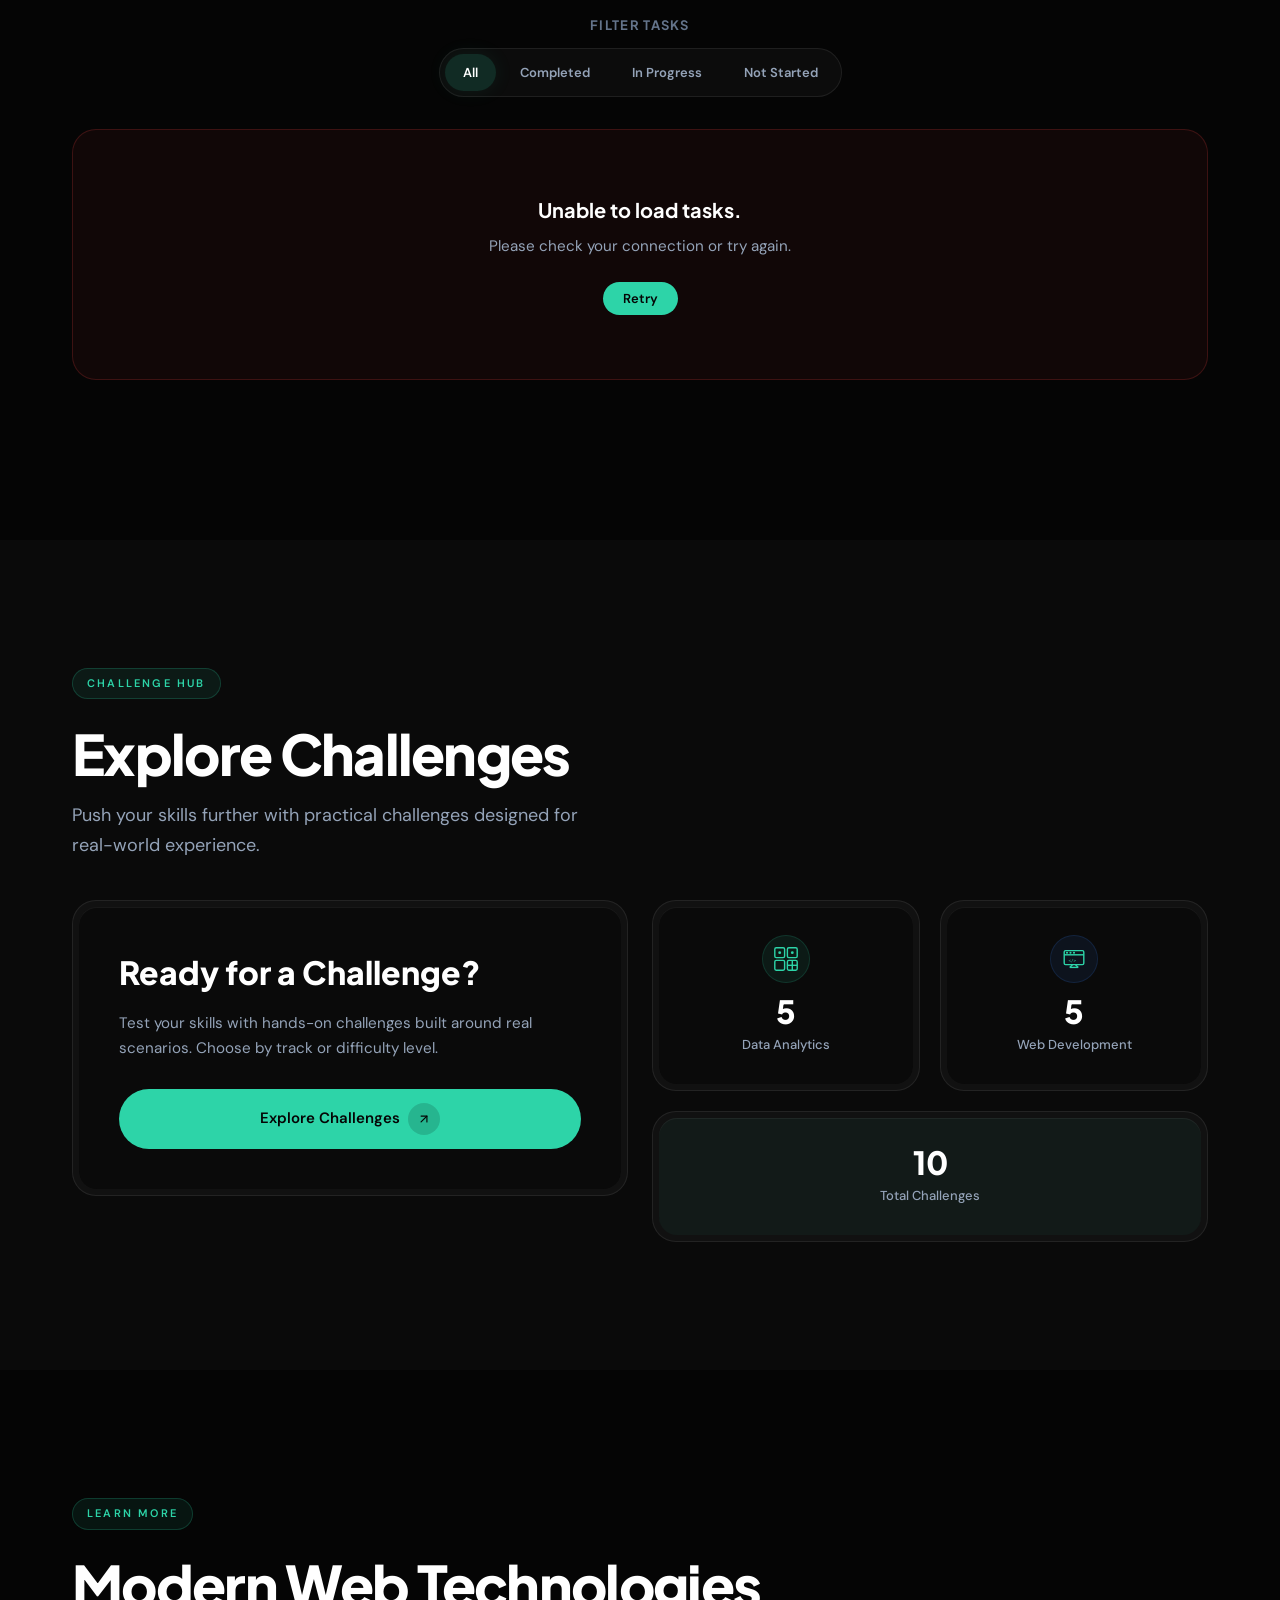
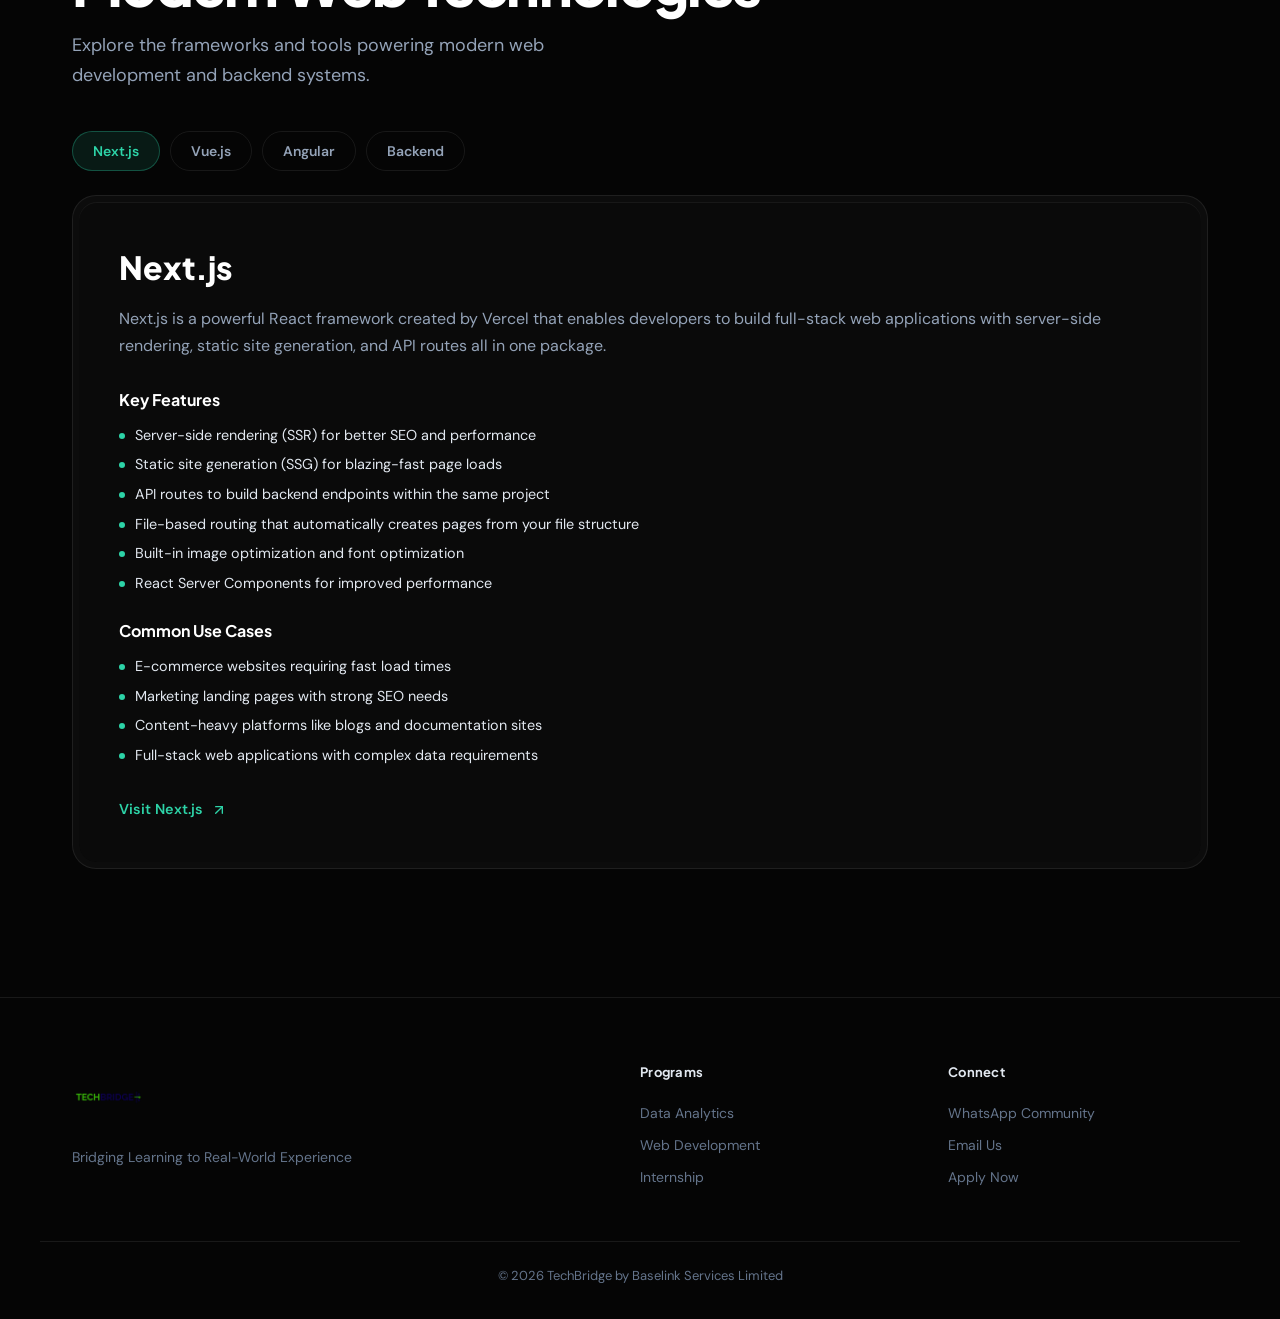
<file: dashboard.html>
<!doctype html>
<html lang="en">
	<head>
		<meta charset="UTF-8" />
		<meta name="viewport" content="width=device-width, initial-scale=1.0" />
		<title>Intern Dashboard - TechBridge</title>
		<meta
			name="description"
			content="Your TechBridge intern dashboard. Track your internship progress, manage tasks, explore challenges, and learn about modern web technologies."
		/>
		<link rel="icon" href="assets/techbridge-logo.png" />
		<link rel="preconnect" href="https://fonts.googleapis.com" />
		<link rel="preconnect" href="https://fonts.gstatic.com" crossorigin />
		<link
			href="https://fonts.googleapis.com/css2?family=DM+Sans:wght@400;500;600&family=Plus+Jakarta+Sans:wght@600;700;800&display=swap"
			rel="stylesheet"
		/>
		<link rel="stylesheet" href="css/index.css" />
		<link rel="stylesheet" href="css/dashboard.css" />
	</head>
	<body>
		<!-- Navigation -->
		<nav class="nav" role="navigation" aria-label="Main navigation">
			<div class="nav_inner">
				<a href="index.html" class="nav_logo" aria-label="TechBridge Home">
					<img
						src="assets/techbridge-logo.png"
						alt="TechBridge logo"
						class="nav_logo-img"
					/>
				</a>
				<div class="nav_links">
					<a href="index.html" class="nav_link" role="menuitem">Home</a>
					<a href="programs.html" class="nav_link" role="menuitem">Programs</a>
					<a href="tasks.html" class="nav_link" role="menuitem">Internship Tasks</a>
					<a href="dashboard.html" class="nav_link nav_link-active" role="menuitem">Dashboard</a>
					<a href="challenges.html" class="nav_link" role="menuitem">Challenge Hub</a>
					<a href="index.html#community" class="nav_link" role="menuitem">Community</a>
					<a href="#footer" class="nav_link" role="menuitem">Contact</a>
					<a
						href="https://forms.gle/8EbdSy5ttGfLZfjv5?utm_source=chatgpt.com"
						class="nav_cta btn btn-primary btn-sm"
						role="menuitem"
						target="_blank"
						rel="noopener noreferrer"
					>
						Apply Now
						<span class="btn_icon">
							<svg viewBox="0 0 24 24" fill="none" stroke="currentColor" stroke-width="2" stroke-linecap="round" stroke-linejoin="round"><path d="M7 17L17 7"/><path d="M7 7h10v10"/></svg>
						</span>
					</a>
				</div>
				<button
					class="nav_toggle"
					aria-label="Toggle navigation menu"
					aria-expanded="false"
					aria-controls="nav_links"
				>
					<span></span><span></span><span></span>
				</button>
			</div>
		</nav>

		<!-- Hero / Welcome Section -->
		<section class="dashboard-hero">
			<div class="hero-orbs">
				<div class="hero-orb hero-orb-1"></div>
				<div class="hero-orb hero-orb-2"></div>
				<div class="hero-orb hero-orb-3"></div>
			</div>
			<div class="dashboard-hero_inner">
				<div data-reveal>
					<p class="section_eyebrow">Intern Dashboard</p>
					<h1 class="section_title" style="font-size: clamp(2.2rem, 5vw, 3.5rem);">
						Welcome back, Bashir
					</h1>
					<p class="section_subtitle" style="margin-inline: auto; margin-bottom: 1.5rem;">
						Web Development Intern
					</p>
					<span class="dashboard-status-badge">Internship Status: In Progress</span>
				</div>
			</div>
		</section>

		<!-- Progress Section -->
		<section class="section section-alt">
			<div class="container">
				<div data-reveal>
					<p class="section_eyebrow">Progress</p>
					<h2 class="section_title">Internship Progress</h2>
				</div>

				<div class="stats-grid" data-reveal>
					<div class="doppel-card">
						<div class="doppel-card_inner stat-card">
							<span class="stat-card_number" id="stat-total">8</span>
							<span class="stat-card_label">Total Tasks</span>
						</div>
					</div>
					<div class="doppel-card">
						<div class="doppel-card_inner stat-card stat-card--completed">
							<span class="stat-card_number" id="stat-completed">0</span>
							<span class="stat-card_label">Completed</span>
						</div>
					</div>
					<div class="doppel-card">
						<div class="doppel-card_inner stat-card stat-card--remaining">
							<span class="stat-card_number" id="stat-remaining">8</span>
							<span class="stat-card_label">Remaining</span>
						</div>
					</div>
					<div class="doppel-card">
						<div class="doppel-card_inner stat-card stat-card--percent">
							<span class="stat-card_number" id="stat-percent">0%</span>
							<span class="stat-card_label">Progress</span>
						</div>
					</div>
				</div>

				<div class="progress-wrapper" data-reveal>
					<div class="progress-header">
						<span class="progress-label" id="progress-text">0 / 8 Tasks Completed</span>
						<span class="progress-percent" id="progress-percent-label">0%</span>
					</div>
					<div class="progress-bar">
						<div class="progress-fill" id="progress-fill" style="width: 0%"></div>
					</div>
					<p class="progress-remaining" id="progress-remaining-text">8 Tasks Remaining</p>
				</div>
			</div>
		</section>

		<!-- Task Tracker Section -->
		<section class="section section-dark">
			<div class="container">
				<div data-reveal>
					<p class="section_eyebrow">Tasks</p>
					<h2 class="section_title">Task Tracker</h2>
					<p class="section_subtitle">
						View and manage all 8 internship tasks. Mark tasks as completed to track your progress.
					</p>
				</div>

				<!-- Backend Status -->
				<div class="backend-status-wrapper" data-reveal>
					<span class="backend-status" id="backend-status">Backend Status: Connecting...</span>
				</div>

				<!-- Filters -->
				<div class="filter-bar" data-reveal>
					<p class="filter-label">Filter Tasks</p>
					<div class="filter-buttons">
						<button class="filter-btn active" data-filter="all">All</button>
						<button class="filter-btn" data-filter="completed">Completed</button>
						<button class="filter-btn" data-filter="in-progress">In Progress</button>
						<button class="filter-btn" data-filter="not-started">Not Started</button>
					</div>
				</div>

				<!-- Loading State -->
				<div class="tasks-loading" id="tasks-loading" style="display: none;">
					<div class="tasks-loading_spinner" aria-hidden="true"></div>
					<p class="tasks-loading_text">Loading tasks...</p>
				</div>

				<!-- Error State -->
				<div class="tasks-error" id="tasks-error" style="display: none;">
					<p class="tasks-error_title">Unable to load tasks.</p>
					<p class="tasks-error_sub">Please check your connection or try again.</p>
					<button class="btn btn-primary btn-sm" id="tasks-retry">Retry</button>
				</div>

				<!-- Task Grid -->
				<div class="task-grid" id="task-grid"></div>

				<!-- No Results -->
				<div class="no-results" id="no-results" style="display: none;">
					<p class="no-results_text">No tasks match this filter.</p>
					<p class="no-results_sub">Try selecting a different filter.</p>
				</div>
			</div>
		</section>

		<!-- Challenge Hub Preview -->
		<section class="section section-alt">
			<div class="container">
				<div data-reveal>
					<p class="section_eyebrow">Challenge Hub</p>
					<h2 class="section_title">Explore Challenges</h2>
					<p class="section_subtitle">
						Push your skills further with practical challenges designed for real-world experience.
					</p>
				</div>
				<div class="challenge-preview-grid" data-reveal>
					<div class="challenge-preview-left">
						<div class="doppel-card">
							<div class="doppel-card_inner challenge-preview-card">
								<h3 class="challenge-preview_title">Ready for a Challenge?</h3>
								<p class="challenge-preview_desc">
									Test your skills with hands-on challenges built around real scenarios.
									Choose by track or difficulty level.
								</p>
								<a href="challenges.html" class="btn btn-primary">
									Explore Challenges
									<span class="btn_icon">
										<svg viewBox="0 0 24 24" fill="none" stroke="currentColor" stroke-width="2" stroke-linecap="round" stroke-linejoin="round"><path d="M7 17L17 7"/><path d="M7 7h10v10"/></svg>
									</span>
								</a>
							</div>
						</div>
					</div>
					<div class="challenge-preview-right">
						<div class="doppel-card">
							<div class="doppel-card_inner challenge-stat-card">
								<span class="challenge-stat-icon">
									<img src="assets/icons/data-analytics.svg" alt="" width="28" height="28" />
								</span>
								<span class="challenge-stat-number">5</span>
								<span class="challenge-stat-label">Data Analytics</span>
							</div>
						</div>
						<div class="doppel-card">
							<div class="doppel-card_inner challenge-stat-card challenge-stat-card--blue">
								<span class="challenge-stat-icon">
									<img src="assets/icons/web-development.svg" alt="" width="28" height="28" />
								</span>
								<span class="challenge-stat-number">5</span>
								<span class="challenge-stat-label">Web Development</span>
							</div>
						</div>
						<div class="doppel-card">
							<div class="doppel-card_inner challenge-stat-card challenge-stat-card--total">
								<span class="challenge-stat-number">10</span>
								<span class="challenge-stat-label">Total Challenges</span>
							</div>
						</div>
					</div>
				</div>
			</div>
		</section>

		<!-- Technology Explorer -->
		<section class="section section-dark">
			<div class="container">
				<div data-reveal>
					<p class="section_eyebrow">Learn More</p>
					<h2 class="section_title">Modern Web Technologies</h2>
					<p class="section_subtitle">
						Explore the frameworks and tools powering modern web development and backend systems.
					</p>
				</div>

				<div class="tech-explorer" data-reveal>
					<div class="tech-tabs">
						<button class="tech-tab active" data-tech="next.js">Next.js</button>
						<button class="tech-tab" data-tech="vue.js">Vue.js</button>
						<button class="tech-tab" data-tech="angular">Angular</button>
						<button class="tech-tab" data-tech="backend">Backend</button>
					</div>
					<div class="doppel-card">
						<div class="doppel-card_inner tech-content" id="tech-content">
							<!-- Populated by JS -->
						</div>
					</div>
				</div>
			</div>
		</section>

		<!-- Footer -->
		<footer class="footer" id="footer">
			<div class="container footer_inner">
				<div class="footer_brand">
					<img
						src="assets/techbridge-logo.png"
						alt="TechBridge logo"
						class="footer_logo"
					/>
					<p class="footer_tagline">
						Bridging Learning to Real-World Experience
					</p>
				</div>
				<div>
					<h4 class="footer_heading">Programs</h4>
					<a href="programs.html#data-analytics" class="footer_link">Data Analytics</a>
					<a href="programs.html#web-development" class="footer_link">Web Development</a>
					<a href="index.html#internship" class="footer_link">Internship</a>
				</div>
				<div>
					<h4 class="footer_heading">Connect</h4>
					<a
						href="https://chat.whatsapp.com/DFoiANlw4hu0BIyVHku70r"
						class="footer_link"
						target="_blank"
						rel="noopener noreferrer"
					>WhatsApp Community</a>
					<a href="mailto:techbridgebaslink@gmail.com" class="footer_link">Email Us</a>
					<a
						href="https://forms.gle/8EbdSy5ttGfLZfjv5?utm_source=chatgpt.com"
						class="footer_link"
						target="_blank"
						rel="noopener noreferrer"
					>Apply Now</a>
				</div>
			</div>
			<div class="footer_bottom container">
				<p class="footer_copy">
					&copy; 2026 TechBridge by Baselink Services Limited
				</p>
			</div>
		</footer>

		<!-- Task Detail Modal -->
		<div class="modal-overlay" id="task-modal-backdrop">
			<div class="modal" role="dialog" aria-modal="true" aria-labelledby="task-modal-title">
				<button class="modal_close" id="task-modal-close" aria-label="Close modal">
					<svg viewBox="0 0 24 24" fill="none" stroke="currentColor" stroke-width="2" stroke-linecap="round" stroke-linejoin="round" width="20" height="20">
						<line x1="18" y1="6" x2="6" y2="18"/>
						<line x1="6" y1="6" x2="18" y2="18"/>
					</svg>
				</button>
				<div class="modal_inner">
					<div class="modal_header">
						<div class="modal_badges">
							<span class="task-modal-badge task-modal-badge_num" id="task-modal-num"></span>
							<span class="task-modal-badge task-modal-badge_status" id="task-modal-status"></span>
						</div>
						<h2 class="modal_title" id="task-modal-title"></h2>
					</div>
					<div class="modal_body">
						<div class="modal_section">
							<h3 class="modal_section-title">Description</h3>
							<p class="modal_section-text" id="task-modal-desc"></p>
						</div>
						<div class="modal_section">
							<h3 class="modal_section-title">Day</h3>
							<p class="modal_section-text" id="task-modal-day"></p>
						</div>
						<div class="modal_section">
							<h3 class="modal_section-title">Difficulty</h3>
							<p class="modal_section-text" id="task-modal-diff"></p>
						</div>
					</div>
				</div>
			</div>
		</div>

		<!-- Completion Celebration Overlay -->
		<div class="celebration-overlay" id="celebration-overlay">
			<div class="celebration-content">
				<div class="celebration-icon">&#127881;</div>
				<h2 class="celebration-title">Congratulations, Bashir!</h2>
				<p class="celebration-text">You have completed all 8 internship tasks. Great work!</p>
				<button class="btn btn-primary" id="celebration-close">Continue</button>
			</div>
		</div>

		<script>
			// Mobile navigation toggle
			const toggle = document.querySelector(".nav_toggle");
			const navLinks = document.querySelector(".nav_links");

			toggle.addEventListener("click", () => {
				const expanded = toggle.getAttribute("aria-expanded") === "true";
				toggle.setAttribute("aria-expanded", !expanded);
				navLinks.classList.toggle("nav_links-open");
			});

			document.querySelectorAll(".nav_link, .nav_cta").forEach((link) => {
				link.addEventListener("click", () => {
					toggle.setAttribute("aria-expanded", "false");
					navLinks.classList.remove("nav_links-open");
				});
			});

			// Scroll reveal
			const prefersReducedMotion = window.matchMedia(
				"(prefers-reduced-motion: reduce)",
			).matches;
			if (!prefersReducedMotion) {
				const observer = new IntersectionObserver(
					(entries) => {
						entries.forEach((entry) => {
							if (entry.isIntersecting) {
								entry.target.classList.add("revealed");
								observer.unobserve(entry.target);
							}
						});
					},
					{ threshold: 0.15, rootMargin: "0px 0px -40px 0px" },
				);
				document
					.querySelectorAll("[data-reveal]")
					.forEach((el) => observer.observe(el));
			} else {
				document
					.querySelectorAll("[data-reveal]")
					.forEach((el) => el.classList.add("revealed"));
			}
		</script>
		<script src="js/dashboard.js"></script>
	</body>
</html>
</file>
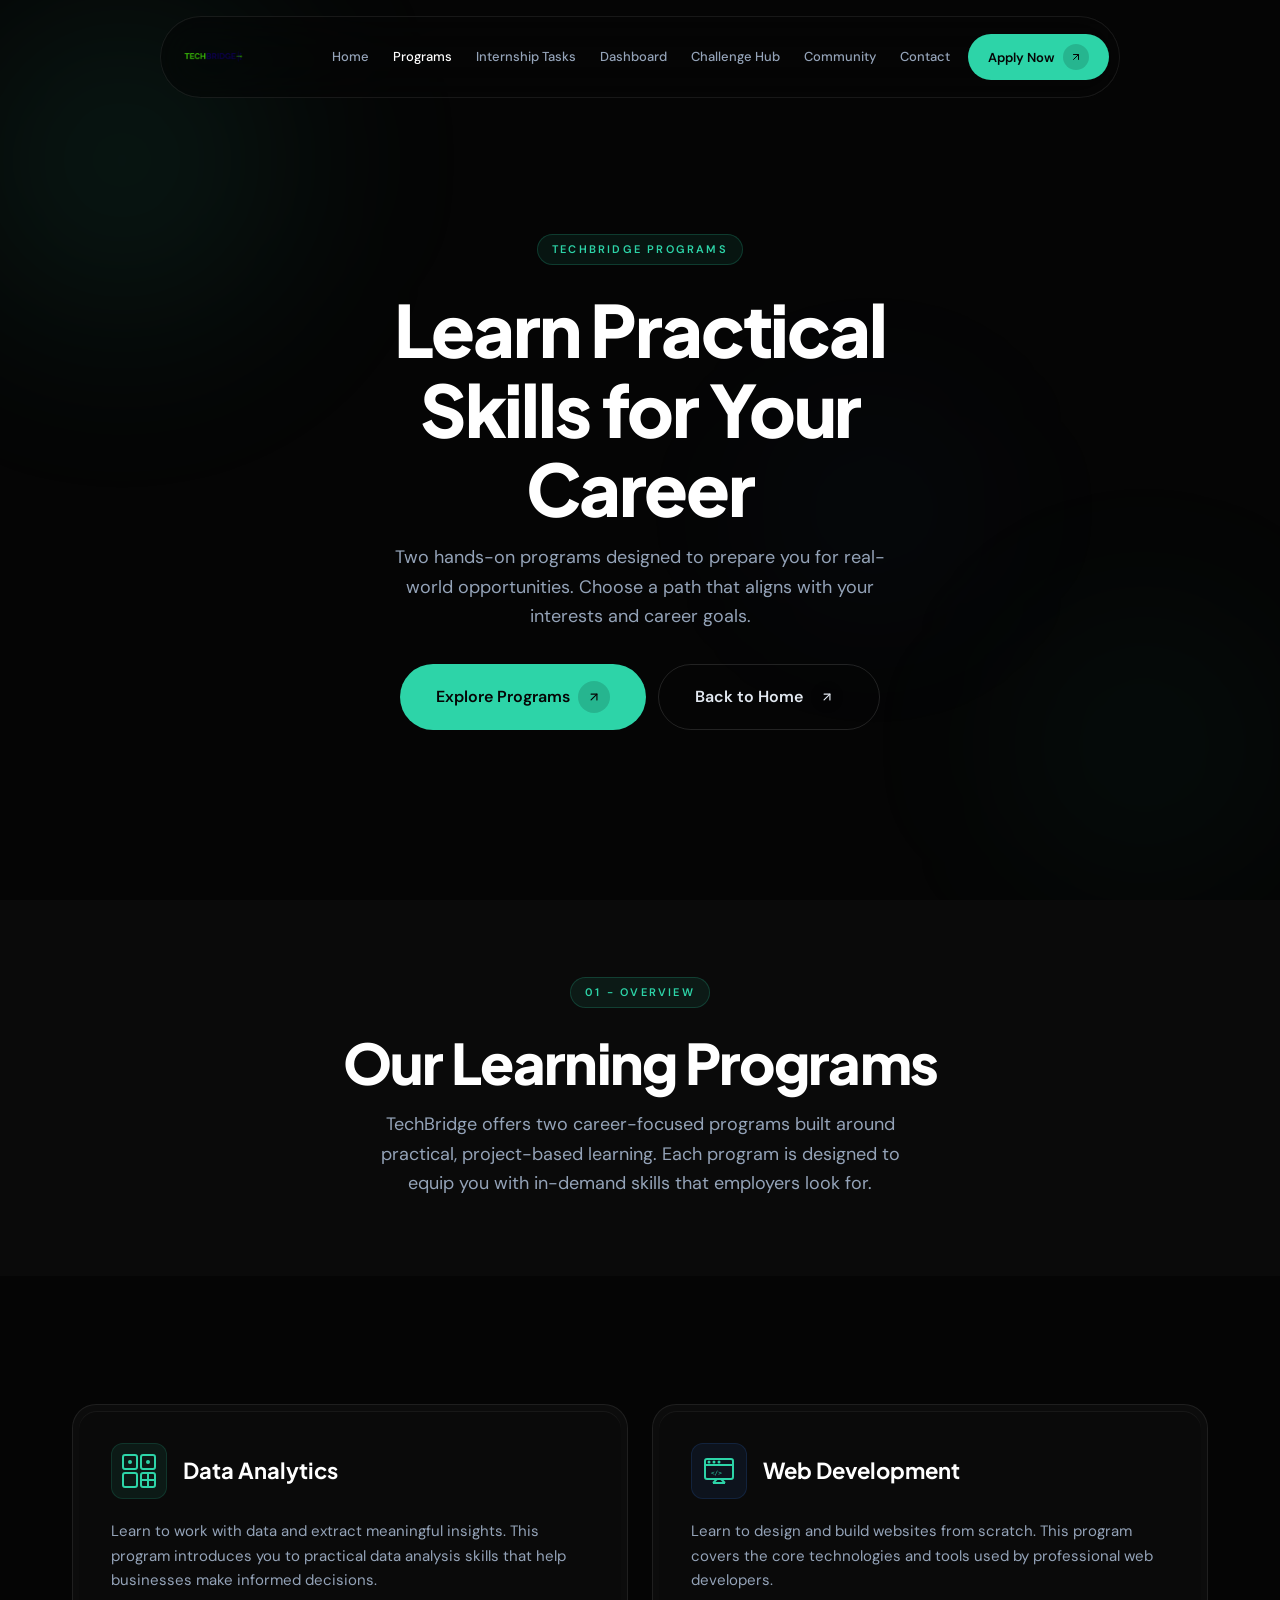
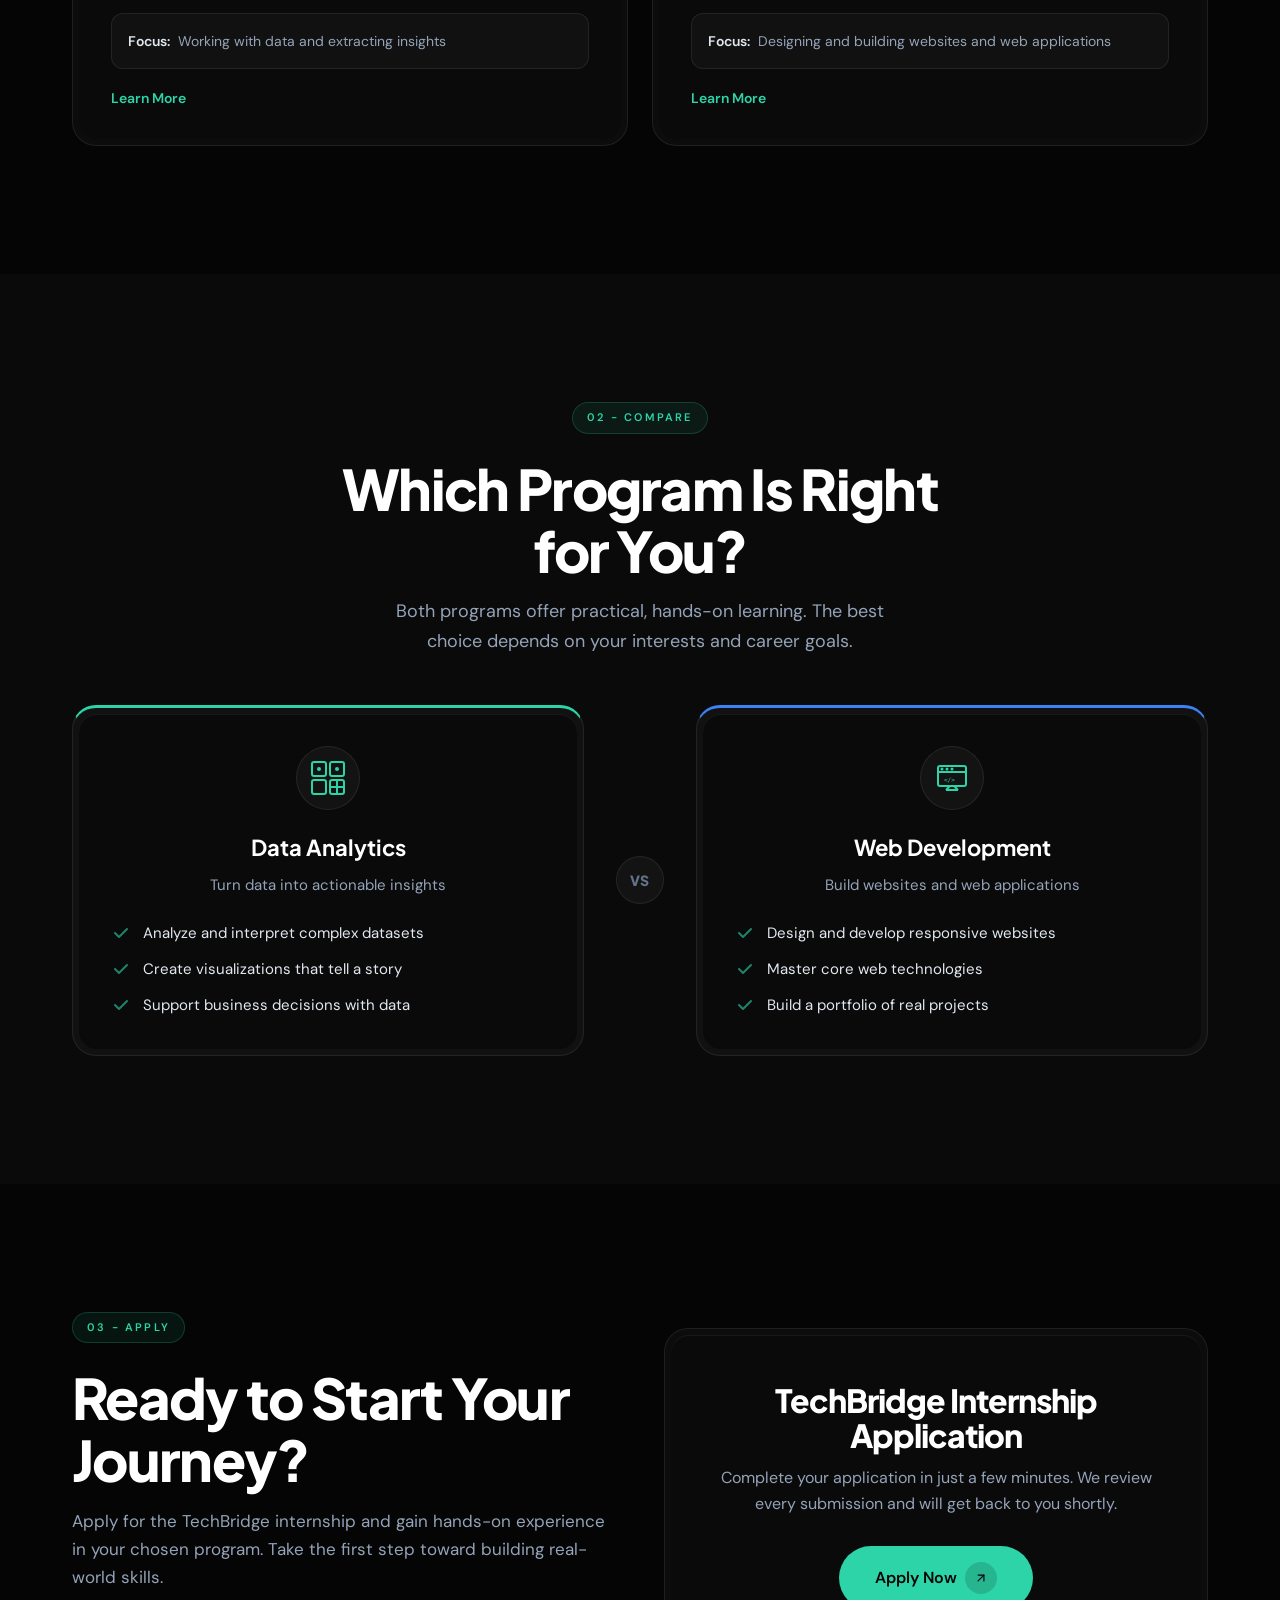
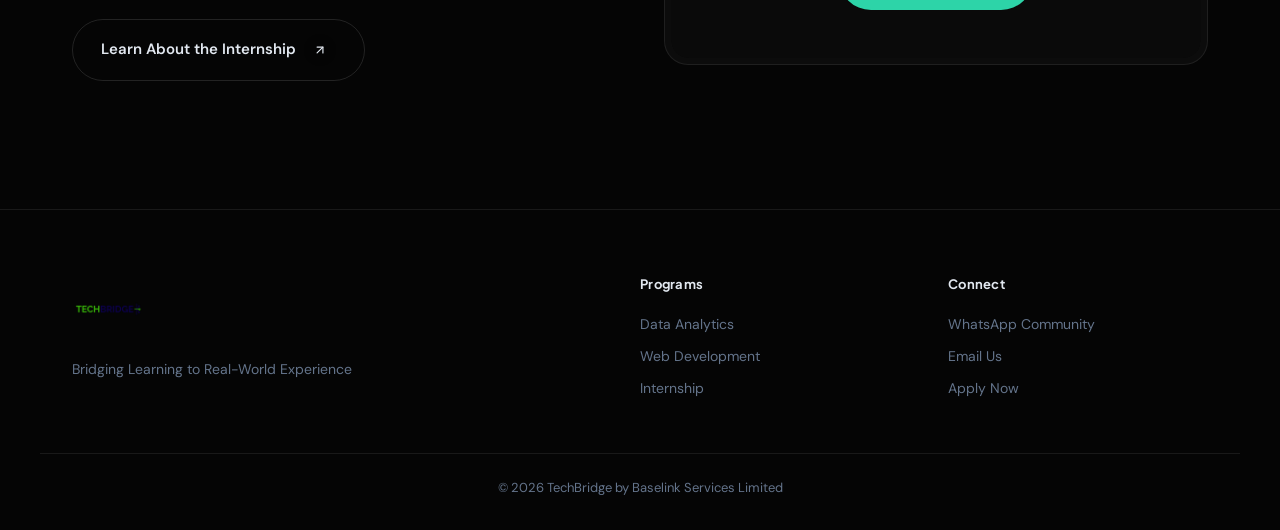
<file: programs.html>
<!doctype html>
<html lang="en">
	<head>
		<meta charset="UTF-8" />
		<meta name="viewport" content="width=device-width, initial-scale=1.0" />
		<title>Programs - TechBridge | TechBrifgr</title>
		<meta
			name="description"
			content="Explore TechBridge's learning programs: Data Analytics and Web Development. Build practical skills for your career."
		/>
		<link rel="icon" href="assets/techbridge-logo.png" />
		<link rel="preconnect" href="https://fonts.googleapis.com" />
		<link rel="preconnect" href="https://fonts.gstatic.com" crossorigin />
		<link
			href="https://fonts.googleapis.com/css2?family=DM+Sans:wght@400;500;600&family=Plus+Jakarta+Sans:wght@600;700;800&display=swap"
			rel="stylesheet"
		/>
		<link rel="stylesheet" href="css/index.css" />
		<link rel="stylesheet" href="css/programs.css" />
	</head>
	<body>
		<!-- Navigation -->
		<nav class="nav" role="navigation" aria-label="Main navigation">
			<div class="nav_inner">
				<a href="index.html" class="nav_logo" aria-label="TechBridge Home">
					<img
						src="assets/techbridge-logo.png"
						alt="TechBridge logo"
						class="nav_logo-img"
					/>
				</a>
				<div class="nav_links">
					<a href="index.html" class="nav_link" role="menuitem">Home</a>
					<a href="programs.html" class="nav_link nav_link-active" role="menuitem">Programs</a>
				<a href="tasks.html" class="nav_link" role="menuitem">Internship Tasks</a>
				<a href="dashboard.html" class="nav_link" role="menuitem">Dashboard</a>
				<a href="challenges.html" class="nav_link" role="menuitem">Challenge Hub</a>
				<a href="index.html#community" class="nav_link" role="menuitem">Community</a>
					<a href="#footer" class="nav_link" role="menuitem">Contact</a>
					<a
						href="https://forms.gle/8EbdSy5ttGfLZfjv5?utm_source=chatgpt.com"
						class="nav_cta btn btn-primary btn-sm"
						role="menuitem"
						target="_blank"
						rel="noopener noreferrer"
					>
						Apply Now
						<span class="btn_icon">
							<svg viewBox="0 0 24 24" fill="none" stroke="currentColor" stroke-width="2" stroke-linecap="round" stroke-linejoin="round"><path d="M7 17L17 7"/><path d="M7 7h10v10"/></svg>
						</span>
					</a>
				</div>
				<button
					class="nav_toggle"
					aria-label="Toggle navigation menu"
					aria-expanded="false"
					aria-controls="nav_links"
				>
					<span></span>
					<span></span>
					<span></span>
				</button>
			</div>
		</nav>

		<!-- Hero Section -->
		<section class="programs-hero">
			<div class="hero-orbs">
				<div class="hero-orb hero-orb-1"></div>
				<div class="hero-orb hero-orb-2"></div>
				<div class="hero-orb hero-orb-3"></div>
			</div>
			<div class="programs-hero_inner">
				<div class="programs-hero_content" data-reveal>
					<p class="section_eyebrow">TechBridge Programs</p>
					<h1 class="section_title" style="font-size: clamp(2.5rem, 6vw, 4.5rem);">
						Learn Practical Skills for Your Career
					</h1>
					<p class="section_subtitle" style="margin-inline: auto;">
						Two hands-on programs designed to prepare you for real-world
						opportunities. Choose a path that aligns with your interests and
						career goals.
					</p>
					<div class="programs-hero_actions">
						<a href="#programs-overview" class="btn btn-primary btn-lg">
							Explore Programs
							<span class="btn_icon">
								<svg viewBox="0 0 24 24" fill="none" stroke="currentColor" stroke-width="2" stroke-linecap="round" stroke-linejoin="round"><path d="M7 17L17 7"/><path d="M7 7h10v10"/></svg>
							</span>
						</a>
						<a href="index.html" class="btn btn-outline btn-lg">
							Back to Home
							<span class="btn_icon">
								<svg viewBox="0 0 24 24" fill="none" stroke="currentColor" stroke-width="2" stroke-linecap="round" stroke-linejoin="round"><path d="M7 17L17 7"/><path d="M7 7h10v10"/></svg>
							</span>
						</a>
					</div>
				</div>
			</div>
		</section>

		<!-- Programs Overview -->
		<section id="programs-overview" class="section section-alt">
			<div class="container">
				<div class="section_header" data-reveal>
					<p class="section_eyebrow">01 - Overview</p>
					<h2 class="section_title">Our Learning Programs</h2>
					<p class="section_subtitle">
						TechBridge offers two career-focused programs built around
						practical, project-based learning. Each program is designed to equip
						you with in-demand skills that employers look for.
					</p>
				</div>
			</div>
		</section>

		<!-- Program Cards -->
		<section class="section section-light">
			<div class="container">
				<div class="programs-grid" data-reveal="stagger">
					<!-- Data Analytics Card -->
					<div class="program-card" data-program="data-analytics">
						<div class="program-card_inner">
							<div class="program-card_header">
								<div class="program-card_icon">
									<img
										src="assets/icons/data-analytics.svg"
										alt=""
										aria-hidden="true"
										class="program-card_icon-img"
									/>
								</div>
								<h3 class="program-card_title">Data Analytics</h3>
							</div>
							<p class="program-card_description">
								Learn to work with data and extract meaningful insights. This
								program introduces you to practical data analysis skills that help
								businesses make informed decisions.
							</p>
							<div class="program-card_brief">
								<div class="program-card_focus">
									<span class="program-card_focus-label">Focus:</span>
									<span class="program-card_focus-text">Working with data and extracting insights</span>
								</div>
							</div>
							<button
								class="program-card_toggle"
								aria-expanded="false"
								aria-controls="data-analytics-details"
							>
								Learn More
							</button>
							<div
								class="program-card_expanded"
								id="data-analytics-details"
								aria-hidden="true"
							>
								<div class="program-card_details">
									<h4 class="program-card_details-title">What You'll Learn</h4>
									<p class="program-card_details-text">
										This program introduces learners to practical data analysis,
										covering essential techniques for working with real-world
										datasets. You'll develop skills that are directly applicable
										to data-focused roles.
									</p>
									<div class="program-card_skills">
										<span class="skill-tag">Spreadsheet Analysis</span>
										<span class="skill-tag">Data Cleaning</span>
										<span class="skill-tag">SQL</span>
										<span class="skill-tag">Data Visualization</span>
										<span class="skill-tag">Business-Focused Analysis</span>
									</div>
									<a
										href="https://forms.gle/8EbdSy5ttGfLZfjv5?utm_source=chatgpt.com"
										class="btn btn-primary"
										target="_blank"
										rel="noopener noreferrer"
									>
										Apply for Data Analytics
										<span class="btn_icon">
											<svg viewBox="0 0 24 24" fill="none" stroke="currentColor" stroke-width="2" stroke-linecap="round" stroke-linejoin="round"><path d="M7 17L17 7"/><path d="M7 7h10v10"/></svg>
										</span>
									</a>
								</div>
							</div>
						</div>
					</div>

					<!-- Web Development Card -->
					<div class="program-card" data-program="web-development">
						<div class="program-card_inner">
							<div class="program-card_header">
								<div class="program-card_icon">
									<img
										src="assets/icons/web-development.svg"
										alt=""
										aria-hidden="true"
										class="program-card_icon-img"
									/>
								</div>
								<h3 class="program-card_title">Web Development</h3>
							</div>
							<p class="program-card_description">
								Learn to design and build websites from scratch. This program
								covers the core technologies and tools used by professional web
								developers.
							</p>
							<div class="program-card_brief">
								<div class="program-card_focus">
									<span class="program-card_focus-label">Focus:</span>
									<span class="program-card_focus-text">Designing and building websites and web applications</span>
								</div>
							</div>
							<button
								class="program-card_toggle"
								aria-expanded="false"
								aria-controls="web-development-details"
							>
								Learn More
							</button>
							<div
								class="program-card_expanded"
								id="web-development-details"
								aria-hidden="true"
							>
								<div class="program-card_details">
									<h4 class="program-card_details-title">What You'll Learn</h4>
									<p class="program-card_details-text">
										This program introduces learners to practical website
										development, covering the fundamental technologies and
										workflows used to create modern web applications. You'll build
										projects that demonstrate your skills.
									</p>
									<div class="program-card_skills">
										<span class="skill-tag">HTML</span>
										<span class="skill-tag">CSS</span>
										<span class="skill-tag">JavaScript</span>
										<span class="skill-tag">Git/GitHub</span>
										<span class="skill-tag">Building Web Projects</span>
									</div>
									<a
										href="https://forms.gle/8EbdSy5ttGfLZfjv5?utm_source=chatgpt.com"
										class="btn btn-primary"
										target="_blank"
										rel="noopener noreferrer"
									>
										Apply for Web Development
										<span class="btn_icon">
											<svg viewBox="0 0 24 24" fill="none" stroke="currentColor" stroke-width="2" stroke-linecap="round" stroke-linejoin="round"><path d="M7 17L17 7"/><path d="M7 7h10v10"/></svg>
										</span>
									</a>
								</div>
							</div>
						</div>
					</div>
				</div>
			</div>
		</section>

		<!-- Program Comparison -->
		<section class="section section-alt">
			<div class="container">
				<div class="section_header" data-reveal>
					<p class="section_eyebrow">02 - Compare</p>
					<h2 class="section_title">Which Program Is Right for You?</h2>
					<p class="section_subtitle">
						Both programs offer practical, hands-on learning. The best choice
						depends on your interests and career goals.
					</p>
				</div>
				<div class="programs-comparison" data-reveal="stagger">
					<div class="programs-comparison_card programs-comparison_card-analytics">
						<div class="programs-comparison_card-inner">
							<div class="programs-comparison_icon">
								<img
									src="assets/icons/data-analytics.svg"
									alt=""
									aria-hidden="true"
									class="programs-comparison_icon-img"
								/>
							</div>
							<h3 class="programs-comparison_title">Data Analytics</h3>
							<p class="programs-comparison_subtitle">
								Turn data into actionable insights
							</p>
							<ul class="programs-comparison_list">
								<li class="programs-comparison_item">
									<img
										src="assets/icons/checkmark.svg"
										alt=""
										aria-hidden="true"
										class="programs-comparison_check"
									/>
									<span>Analyze and interpret complex datasets</span>
								</li>
								<li class="programs-comparison_item">
									<img
										src="assets/icons/checkmark.svg"
										alt=""
										aria-hidden="true"
										class="programs-comparison_check"
									/>
									<span>Create visualizations that tell a story</span>
								</li>
								<li class="programs-comparison_item">
									<img
										src="assets/icons/checkmark.svg"
										alt=""
										aria-hidden="true"
										class="programs-comparison_check"
									/>
									<span>Support business decisions with data</span>
								</li>
							</ul>
						</div>
					</div>
					<div class="programs-comparison_divider" aria-hidden="true">
						<span class="programs-comparison_vs">VS</span>
					</div>
					<div class="programs-comparison_card programs-comparison_card-dev">
						<div class="programs-comparison_card-inner">
							<div class="programs-comparison_icon">
								<img
									src="assets/icons/web-development.svg"
									alt=""
									aria-hidden="true"
									class="programs-comparison_icon-img"
								/>
							</div>
							<h3 class="programs-comparison_title">Web Development</h3>
							<p class="programs-comparison_subtitle">
								Build websites and web applications
							</p>
							<ul class="programs-comparison_list">
								<li class="programs-comparison_item">
									<img
										src="assets/icons/checkmark.svg"
										alt=""
										aria-hidden="true"
										class="programs-comparison_check"
									/>
									<span>Design and develop responsive websites</span>
								</li>
								<li class="programs-comparison_item">
									<img
										src="assets/icons/checkmark.svg"
										alt=""
										aria-hidden="true"
										class="programs-comparison_check"
									/>
									<span>Master core web technologies</span>
								</li>
								<li class="programs-comparison_item">
									<img
										src="assets/icons/checkmark.svg"
										alt=""
										aria-hidden="true"
										class="programs-comparison_check"
									/>
									<span>Build a portfolio of real projects</span>
								</li>
							</ul>
						</div>
					</div>
				</div>
			</div>
		</section>

		<!-- Apply CTA -->
		<section class="section section-dark" id="programs-contact">
			<div class="container">
				<div class="apply-section">
					<div data-reveal>
						<p class="section_eyebrow">03 - Apply</p>
						<h2 class="section_title">
							Ready to Start Your Journey?
						</h2>
						<p class="apply-section_text">
							Apply for the TechBridge internship and gain hands-on experience
							in your chosen program. Take the first step toward building
							real-world skills.
						</p>
						<a href="index.html#internship" class="btn btn-outline">
							Learn About the Internship
							<span class="btn_icon">
								<svg viewBox="0 0 24 24" fill="none" stroke="currentColor" stroke-width="2" stroke-linecap="round" stroke-linejoin="round"><path d="M7 17L17 7"/><path d="M7 7h10v10"/></svg>
							</span>
						</a>
					</div>
					<div data-reveal>
						<div class="doppel-card">
							<div class="doppel-card_inner" style="text-align: center; padding: 3rem 2rem;">
								<h3 class="section_title" style="font-size: clamp(1.5rem, 3vw, 2rem); margin-bottom: 0.75rem;">
									TechBridge Internship Application
								</h3>
								<p style="color: var(--color-text-muted); margin-bottom: 1.75rem; line-height: 1.65;">
									Complete your application in just a few minutes. We review every
									submission and will get back to you shortly.
								</p>
								<a
									href="https://forms.gle/8EbdSy5ttGfLZfjv5?utm_source=chatgpt.com"
									class="btn btn-primary btn-lg"
									target="_blank"
									rel="noopener noreferrer"
								>
									Apply Now
									<span class="btn_icon">
										<svg viewBox="0 0 24 24" fill="none" stroke="currentColor" stroke-width="2" stroke-linecap="round" stroke-linejoin="round"><path d="M7 17L17 7"/><path d="M7 7h10v10"/></svg>
									</span>
								</a>
							</div>
						</div>
					</div>
				</div>
			</div>
		</section>

		<!-- Footer -->
		<footer class="footer" id="footer">
			<div class="container footer_inner">
				<div class="footer_brand">
					<img
						src="assets/techbridge-logo.png"
						alt="TechBridge logo"
						class="footer_logo"
					/>
					<p class="footer_tagline">
						Bridging Learning to Real-World Experience
					</p>
				</div>
				<div>
					<h4 class="footer_heading">Programs</h4>
					<a href="#data-analytics" class="footer_link">Data Analytics</a>
					<a href="#web-development" class="footer_link">Web Development</a>
					<a href="index.html#internship" class="footer_link">Internship</a>
				</div>
				<div>
					<h4 class="footer_heading">Connect</h4>
					<a
						href="https://chat.whatsapp.com/DFoiANlw4hu0BIyVHku70r"
						class="footer_link"
						target="_blank"
						rel="noopener noreferrer"
						>WhatsApp Community</a
					>
					<a href="mailto:techbridgebaslink@gmail.com" class="footer_link"
						>Email Us</a
					>
					<a
						href="https://forms.gle/8EbdSy5ttGfLZfjv5?utm_source=chatgpt.com"
						class="footer_link"
						target="_blank"
						rel="noopener noreferrer"
						>Apply Now</a
					>
				</div>
			</div>
			<div class="footer_bottom container">
				<p class="footer_copy">
					&copy; 2026 TechBridge by Baselink Services Limited
				</p>
			</div>
		</footer>

		<script>
			// Mobile navigation toggle
			const toggle = document.querySelector(".nav_toggle");
			const navLinks = document.querySelector(".nav_links");

			toggle.addEventListener("click", () => {
				const expanded = toggle.getAttribute("aria-expanded") === "true";
				toggle.setAttribute("aria-expanded", !expanded);
				navLinks.classList.toggle("nav_links-open");
			});

			document.querySelectorAll(".nav_link, .nav_cta").forEach((link) => {
				link.addEventListener("click", () => {
					toggle.setAttribute("aria-expanded", "false");
					navLinks.classList.remove("nav_links-open");
				});
			});

			// Program card expand/collapse
			document.querySelectorAll(".program-card_toggle").forEach((button) => {
				button.addEventListener("click", () => {
					const card = button.closest(".program-card");
					const expanded = button.getAttribute("aria-expanded") === "true";
					const details = card.querySelector(".program-card_expanded");

					button.setAttribute("aria-expanded", !expanded);
					details.setAttribute("aria-hidden", expanded);

					if (!expanded) {
						button.textContent = "Show Less";
						card.classList.add("program-card-expanded");
					} else {
						button.textContent = "Learn More";
						card.classList.remove("program-card-expanded");
					}
				});
			});

			// Scroll reveal
			const prefersReducedMotion = window.matchMedia("(prefers-reduced-motion: reduce)").matches;
			if (!prefersReducedMotion) {
				const observer = new IntersectionObserver(
					(entries) => {
						entries.forEach((entry) => {
							if (entry.isIntersecting) {
								entry.target.classList.add("revealed");
								observer.unobserve(entry.target);
							}
						});
					},
					{ threshold: 0.15, rootMargin: "0px 0px -40px 0px" }
				);
				document.querySelectorAll("[data-reveal]").forEach((el) => observer.observe(el));
			} else {
				document.querySelectorAll("[data-reveal]").forEach((el) => el.classList.add("revealed"));
			}
		</script>
	</body>
</html>
</file>
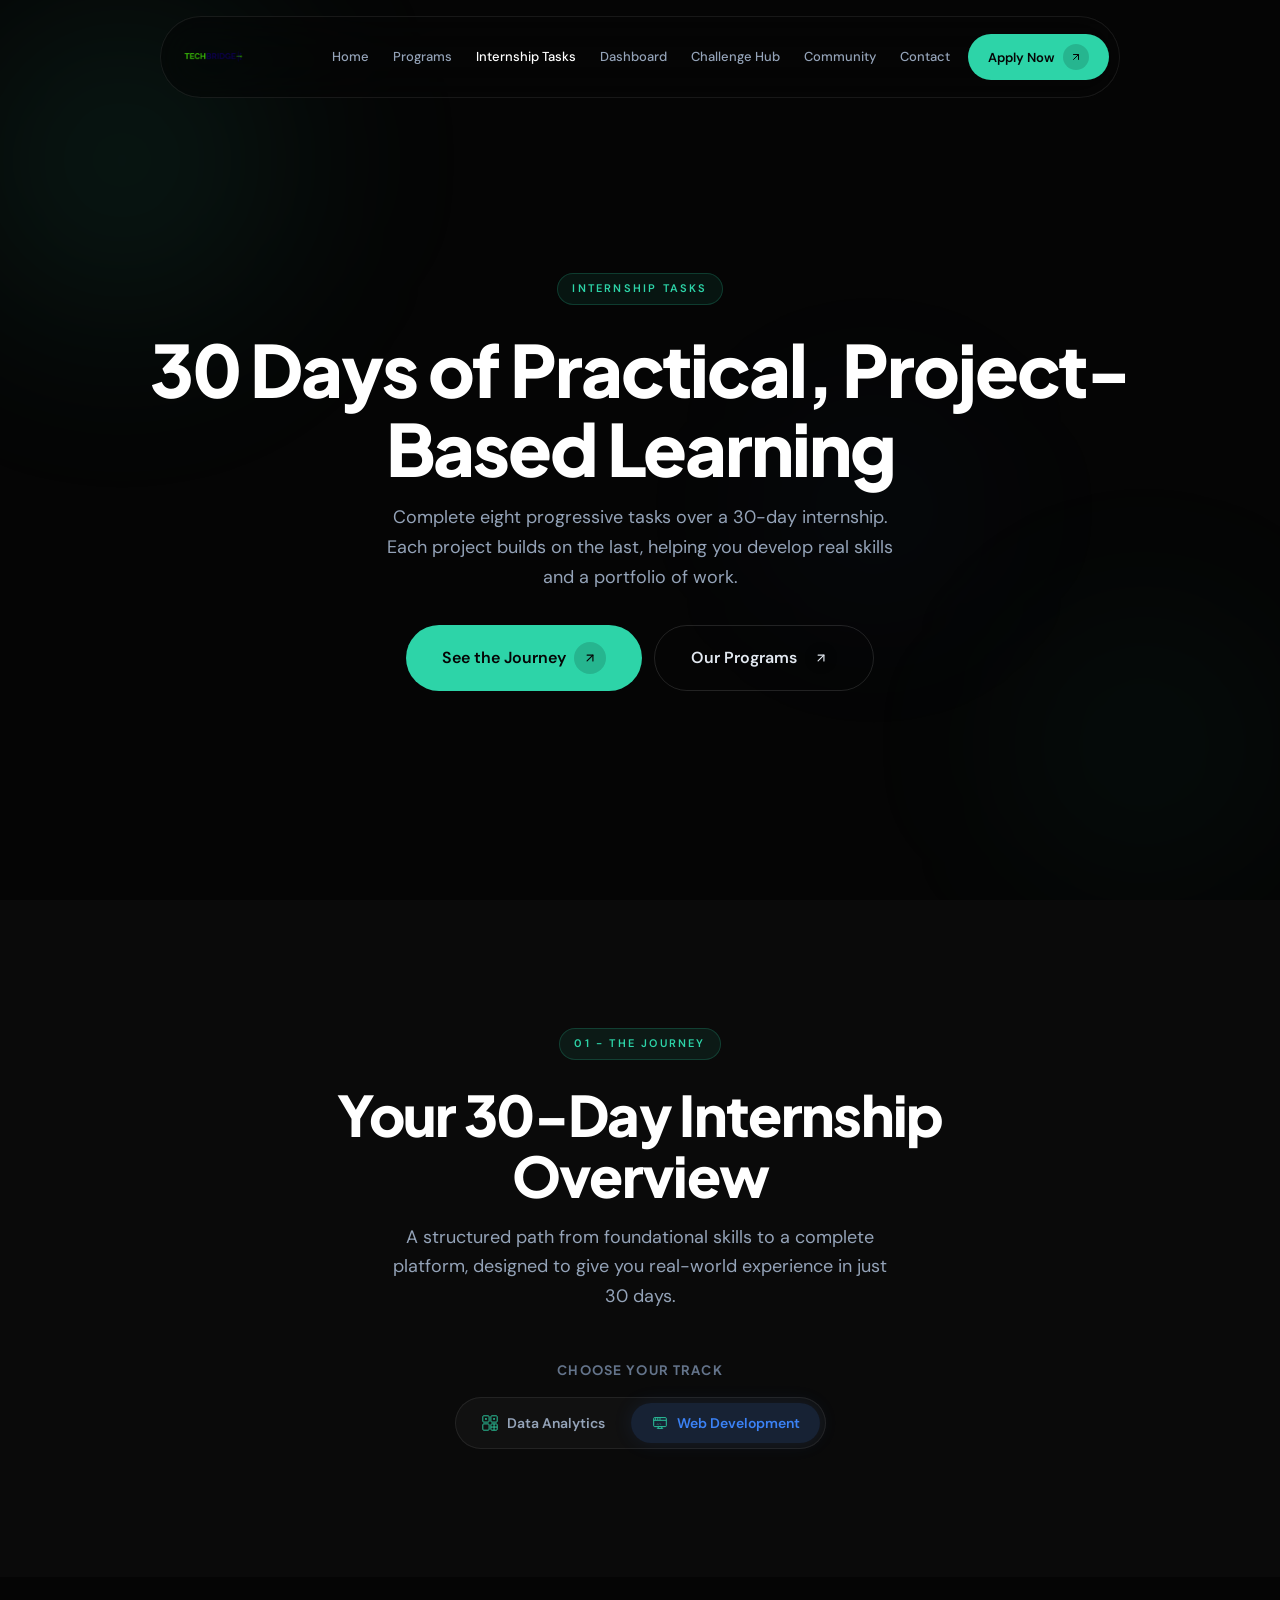
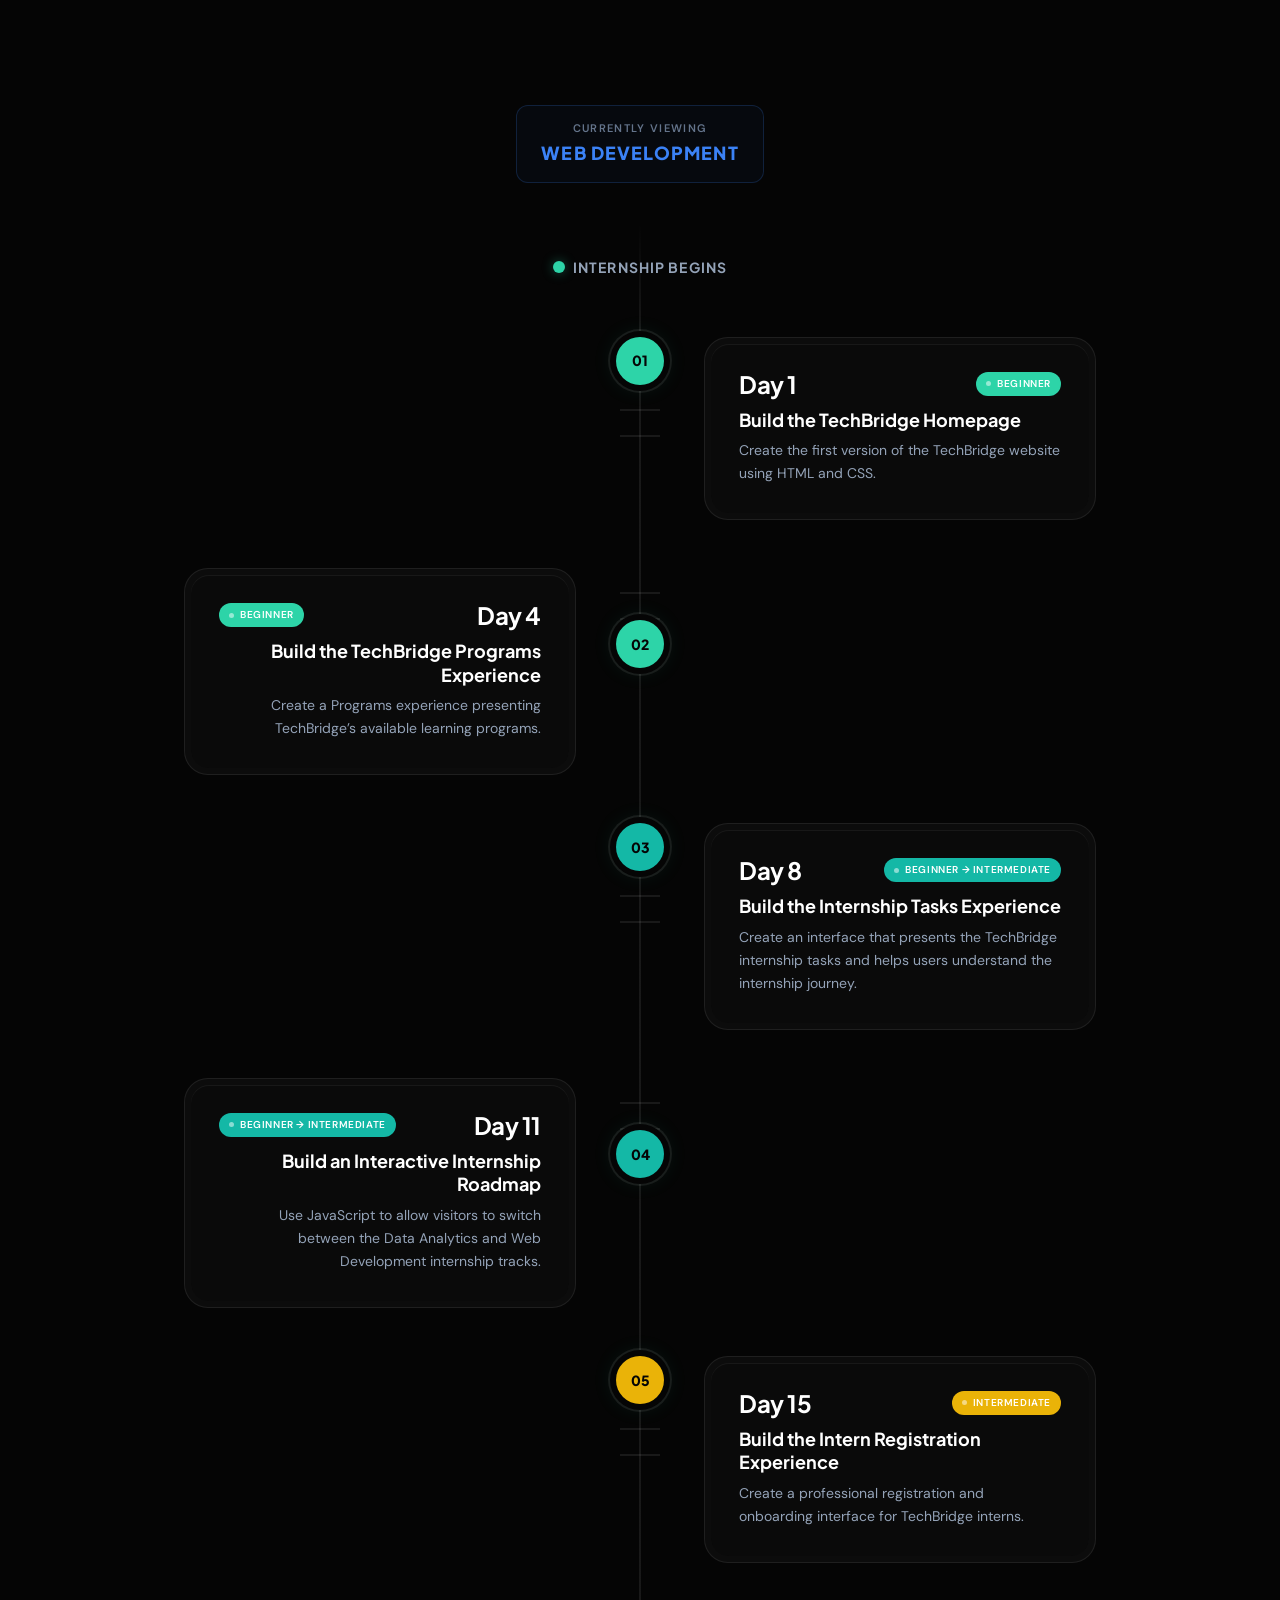
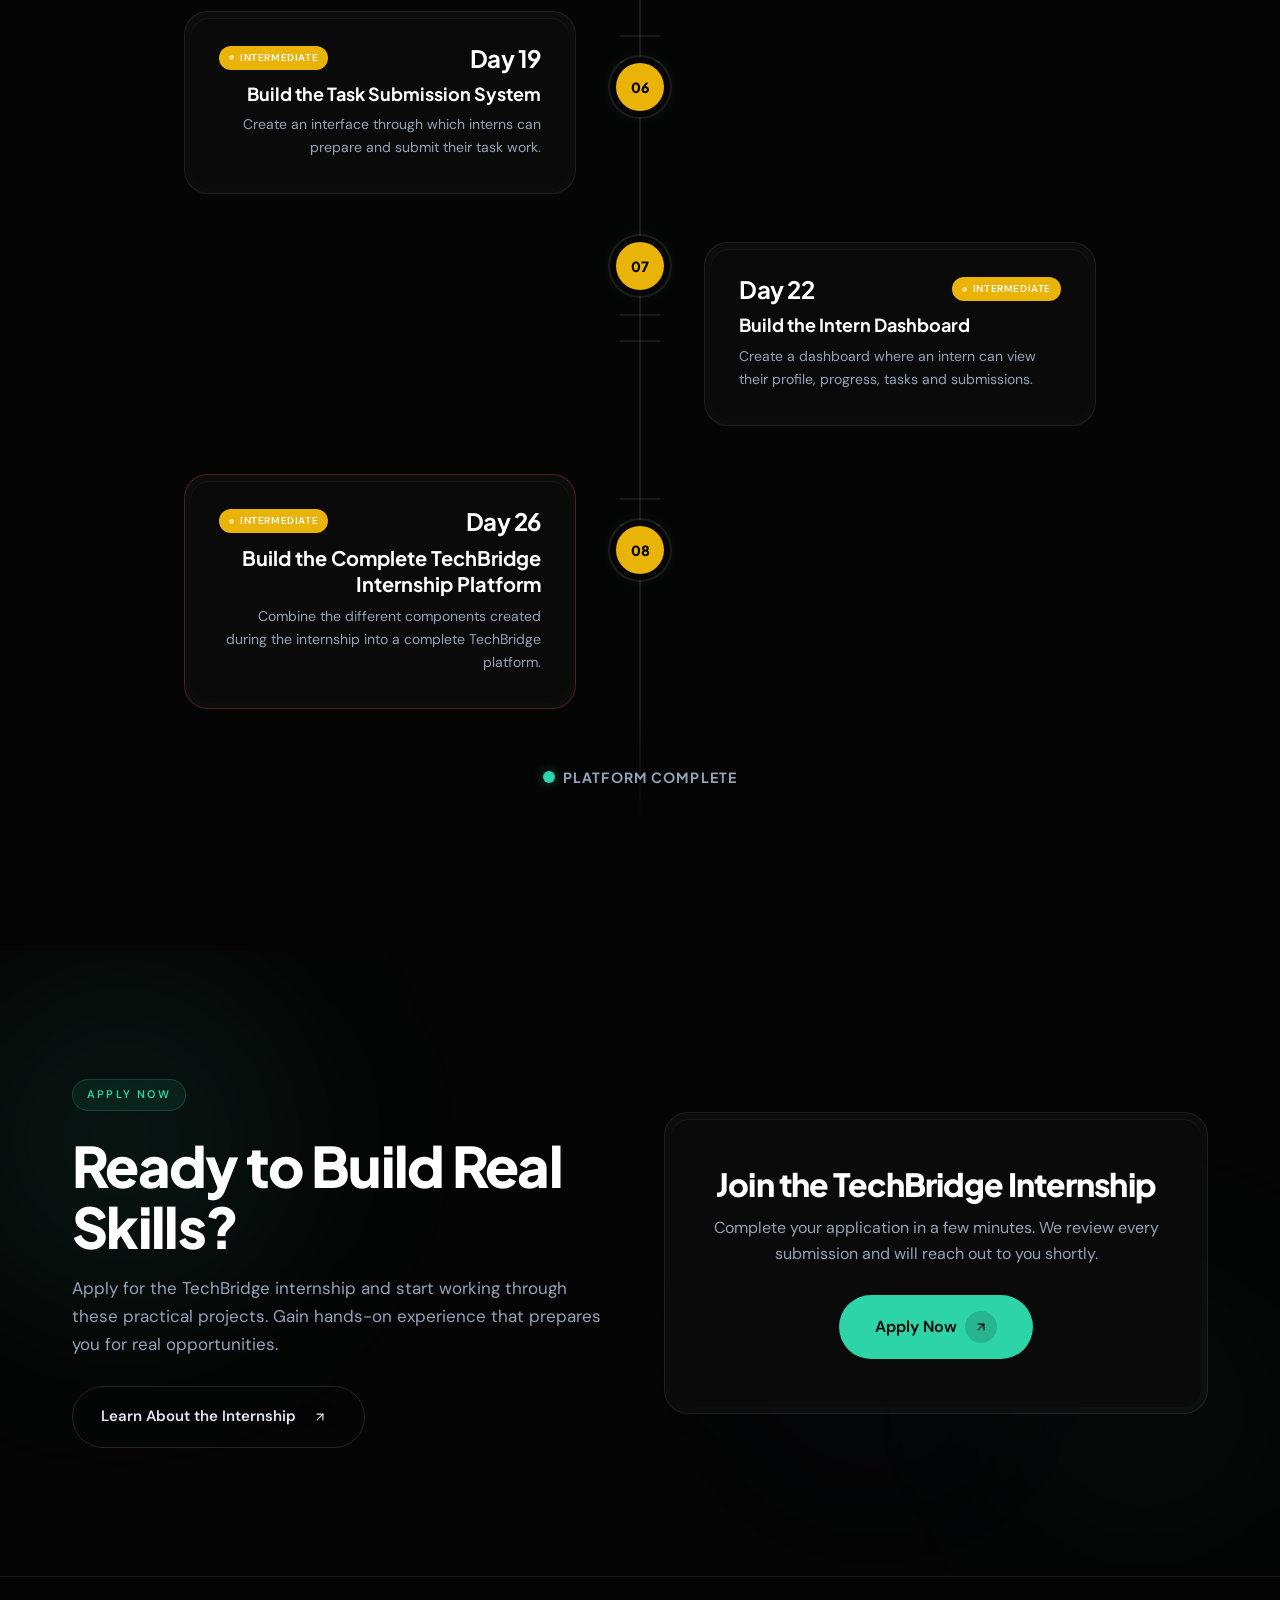
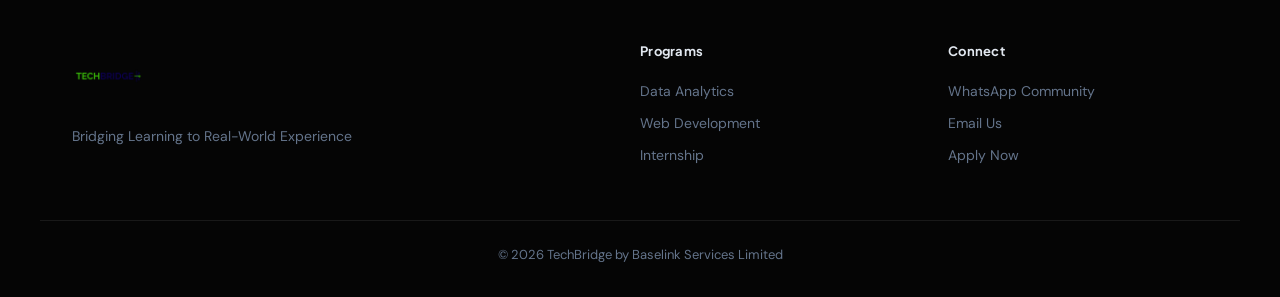
<file: tasks.html>
<!doctype html>
<html lang="en">
	<head>
		<meta charset="UTF-8" />
		<meta name="viewport" content="width=device-width, initial-scale=1.0" />
		<title>Internship Tasks - TechBridge | TechBrifgr</title>
		<meta
			name="description"
			content="Explore TechBridge's 30-day internship roadmap. Switch between Data Analytics and Web Development tracks to see the 8 progressive tasks for each path."
		/>
		<link rel="icon" href="assets/techbridge-logo.png" />
		<link rel="preconnect" href="https://fonts.googleapis.com" />
		<link rel="preconnect" href="https://fonts.gstatic.com" crossorigin />
		<link
			href="https://fonts.googleapis.com/css2?family=DM+Sans:wght@400;500;600&family=Plus+Jakarta+Sans:wght@600;700;800&display=swap"
			rel="stylesheet"
		/>
		<link rel="stylesheet" href="css/index.css" />
		<link rel="stylesheet" href="css/tasks.css" />
	</head>
	<body>
		<!-- Navigation -->
		<nav class="nav" role="navigation" aria-label="Main navigation">
			<div class="nav_inner">
				<a href="index.html" class="nav_logo" aria-label="TechBridge Home">
					<img
						src="assets/techbridge-logo.png"
						alt="TechBridge logo"
						class="nav_logo-img"
					/>
				</a>
				<div class="nav_links">
					<a href="index.html" class="nav_link" role="menuitem">Home</a>
					<a href="programs.html" class="nav_link" role="menuitem">Programs</a>
			<a href="tasks.html" class="nav_link nav_link-active" role="menuitem"
				>Internship Tasks</a
			>
			<a href="dashboard.html" class="nav_link" role="menuitem"
				>Dashboard</a
			>
			<a href="challenges.html" class="nav_link" role="menuitem"
				>Challenge Hub</a
			>
				<a href="index.html#community" class="nav_link" role="menuitem"
					>Community</a
				>
					<a href="#footer" class="nav_link" role="menuitem">Contact</a>
					<a
						href="https://forms.gle/8EbdSy5ttGfLZfjv5?utm_source=chatgpt.com"
						class="nav_cta btn btn-primary btn-sm"
						role="menuitem"
						target="_blank"
						rel="noopener noreferrer"
					>
						Apply Now
						<span class="btn_icon">
							<svg
								viewBox="0 0 24 24"
								fill="none"
								stroke="currentColor"
								stroke-width="2"
								stroke-linecap="round"
								stroke-linejoin="round"
							>
								<path d="M7 17L17 7" />
								<path d="M7 7h10v10" />
							</svg>
						</span>
					</a>
				</div>
				<button
					class="nav_toggle"
					aria-label="Toggle navigation menu"
					aria-expanded="false"
					aria-controls="nav_links"
				>
					<span></span>
					<span></span>
					<span></span>
				</button>
			</div>
		</nav>

		<!-- Hero -->
		<section class="tasks-hero">
			<div class="hero-orbs">
				<div class="hero-orb hero-orb-1"></div>
				<div class="hero-orb hero-orb-2"></div>
				<div class="hero-orb hero-orb-3"></div>
			</div>
			<div class="tasks-hero_inner">
				<div class="section_header" data-reveal style="max-width: none">
					<p class="section_eyebrow">Internship Tasks</p>
					<h1
						class="section_title"
						style="font-size: clamp(2.5rem, 6vw, 4.5rem)"
					>
						30 Days of Practical, Project-Based Learning
					</h1>
					<p class="section_subtitle" style="margin-inline: auto">
						Complete eight progressive tasks over a 30-day internship. Each
						project builds on the last, helping you develop real skills and a
						portfolio of work.
					</p>
					<div
						class="hero-actions"
						style="
							display: flex;
							flex-wrap: wrap;
							gap: 0.75rem;
							justify-content: center;
							margin-top: 2rem;
						"
					>
						<a href="#journey-overview" class="btn btn-primary btn-lg">
							See the Journey
							<span class="btn_icon">
								<svg
									viewBox="0 0 24 24"
									fill="none"
									stroke="currentColor"
									stroke-width="2"
									stroke-linecap="round"
									stroke-linejoin="round"
								>
									<path d="M7 17L17 7" />
									<path d="M7 7h10v10" />
								</svg>
							</span>
						</a>
						<a href="programs.html" class="btn btn-outline btn-lg">
							Our Programs
							<span class="btn_icon">
								<svg
									viewBox="0 0 24 24"
									fill="none"
									stroke="currentColor"
									stroke-width="2"
									stroke-linecap="round"
									stroke-linejoin="round"
								>
									<path d="M7 17L17 7" />
									<path d="M7 7h10v10" />
								</svg>
							</span>
						</a>
					</div>
				</div>
			</div>
		</section>

		<!-- Journey Overview -->
		<section id="journey-overview" class="section section-alt">
			<div class="container">
				<div class="journey-header" data-reveal>
					<p class="section_eyebrow">01 - The Journey</p>
					<h2 class="section_title">Your 30-Day Internship Overview</h2>
					<p class="section_subtitle">
						A structured path from foundational skills to a complete platform,
						designed to give you real-world experience in just 30 days.
					</p>
				</div>
				<div class="track-selector" data-reveal>
					<p class="track-selector_label">Choose Your Track</p>
					<div class="track-selector_buttons">
						<button
							class="track-btn"
							data-track="data-analytics"
							aria-pressed="false"
						>
							<img
								src="assets/icons/data-analytics.svg"
								alt=""
								aria-hidden="true"
								class="track-btn_icon"
							/>
							Data Analytics
						</button>
						<button
							class="track-btn active"
							data-track="web-development"
							aria-pressed="true"
						>
							<img
								src="assets/icons/web-development.svg"
								alt=""
								aria-hidden="true"
								class="track-btn_icon"
							/>
							Web Development
						</button>
					</div>
				</div>
			</div>
		</section>

		<!-- Task Roadmap -->
		<section class="section section-light">
			<div class="container">
				<div class="currently-viewing track-dev">
					<span class="currently-viewing_label">Currently Viewing</span>
					<span class="currently-viewing_name">WEB DEVELOPMENT</span>
				</div>
				<div class="roadmap"></div>
			</div>
		</section>

		<!-- Apply CTA -->
		<section class="section tasks-apply" id="tasks-contact">
			<div class="hero-orbs">
				<div class="hero-orb hero-orb-1"></div>
				<div class="hero-orb hero-orb-2"></div>
				<div class="hero-orb hero-orb-3"></div>
			</div>
			<div class="container tasks-apply_inner">
				<div data-reveal>
					<p class="section_eyebrow">Apply Now</p>
					<h2 class="section_title">Ready to Build Real Skills?</h2>
					<p class="tasks-apply_text">
						Apply for the TechBridge internship and start working through these
						practical projects. Gain hands-on experience that prepares you for
						real opportunities.
					</p>
					<a href="index.html#internship" class="btn btn-outline">
						Learn About the Internship
						<span class="btn_icon">
							<svg
								viewBox="0 0 24 24"
								fill="none"
								stroke="currentColor"
								stroke-width="2"
								stroke-linecap="round"
								stroke-linejoin="round"
							>
								<path d="M7 17L17 7" />
								<path d="M7 7h10v10" />
							</svg>
						</span>
					</a>
				</div>
				<div data-reveal>
					<div class="doppel-card">
						<div
							class="doppel-card_inner"
							style="text-align: center; padding: 3rem 2rem"
						>
							<h3
								class="section_title"
								style="
									font-size: clamp(1.5rem, 3vw, 2rem);
									margin-bottom: 0.75rem;
								"
							>
								Join the TechBridge Internship
							</h3>
							<p
								style="
									color: var(--color-text-muted);
									margin-bottom: 1.75rem;
									line-height: 1.65;
								"
							>
								Complete your application in a few minutes. We review every
								submission and will reach out to you shortly.
							</p>
							<a
								href="https://forms.gle/8EbdSy5ttGfLZfjv5?utm_source=chatgpt.com"
								class="btn btn-primary btn-lg"
								target="_blank"
								rel="noopener noreferrer"
							>
								Apply Now
								<span class="btn_icon">
									<svg
										viewBox="0 0 24 24"
										fill="none"
										stroke="currentColor"
										stroke-width="2"
										stroke-linecap="round"
										stroke-linejoin="round"
									>
										<path d="M7 17L17 7" />
										<path d="M7 7h10v10" />
									</svg>
								</span>
							</a>
						</div>
					</div>
				</div>
			</div>
		</section>

		<!-- Footer -->
		<footer class="footer" id="footer">
			<div class="container footer_inner">
				<div class="footer_brand">
					<img
						src="assets/techbridge-logo.png"
						alt="TechBridge logo"
						class="footer_logo"
					/>
					<p class="footer_tagline">
						Bridging Learning to Real-World Experience
					</p>
				</div>
				<div>
					<h4 class="footer_heading">Programs</h4>
					<a href="programs.html#data-analytics" class="footer_link"
						>Data Analytics</a
					>
					<a href="programs.html#web-development" class="footer_link"
						>Web Development</a
					>
					<a href="index.html#internship" class="footer_link">Internship</a>
				</div>
				<div>
					<h4 class="footer_heading">Connect</h4>
					<a
						href="https://chat.whatsapp.com/DFoiANlw4hu0BIyVHku70r"
						class="footer_link"
						target="_blank"
						rel="noopener noreferrer"
						>WhatsApp Community</a
					>
					<a href="mailto:techbridgebaslink@gmail.com" class="footer_link"
						>Email Us</a
					>
					<a
						href="https://forms.gle/8EbdSy5ttGfLZfjv5?utm_source=chatgpt.com"
						class="footer_link"
						target="_blank"
						rel="noopener noreferrer"
						>Apply Now</a
					>
				</div>
			</div>
			<div class="footer_bottom container">
				<p class="footer_copy">
					&copy; 2026 TechBridge by Baselink Services Limited
				</p>
			</div>
		</footer>

		<script>
			// Mobile navigation toggle
			const toggle = document.querySelector(".nav_toggle");
			const navLinks = document.querySelector(".nav_links");

			toggle.addEventListener("click", () => {
				const expanded = toggle.getAttribute("aria-expanded") === "true";
				toggle.setAttribute("aria-expanded", !expanded);
				navLinks.classList.toggle("nav_links-open");
			});

			document.querySelectorAll(".nav_link, .nav_cta").forEach((link) => {
				link.addEventListener("click", () => {
					toggle.setAttribute("aria-expanded", "false");
					navLinks.classList.remove("nav_links-open");
				});
			});

			// Scroll reveal
			const prefersReducedMotion = window.matchMedia(
				"(prefers-reduced-motion: reduce)",
			).matches;
			if (!prefersReducedMotion) {
				const observer = new IntersectionObserver(
					(entries) => {
						entries.forEach((entry) => {
							if (entry.isIntersecting) {
								entry.target.classList.add("revealed");
								observer.unobserve(entry.target);
							}
						});
					},
					{ threshold: 0.15, rootMargin: "0px 0px -40px 0px" },
				);
				document
					.querySelectorAll("[data-reveal]")
					.forEach((el) => observer.observe(el));
				window.revealObserver = observer;
			} else {
				document
					.querySelectorAll("[data-reveal]")
					.forEach((el) => el.classList.add("revealed"));
			}
		</script>
		<script src="js/tasks.js"></script>
	</body>
</html>
</file>
<file: css/index.css>
/* ========================================
   TechBridge - Global Design System
   Ethereal Glass + Asymmetrical Bento
   ======================================== */

/* --- Design Tokens --- */
:root {
	--color-dark: #050505;
	--color-dark-elevated: #0a0a0a;
	--color-dark-card: rgba(255, 255, 255, 0.03);
	--color-green: #2dd4a8;
	--color-green-hover: #25b892;
	--color-green-glow: rgba(45, 212, 168, 0.15);
	--color-light: #f8fafc;
	--color-white: #ffffff;
	--color-text: #e2e8f0;
	--color-text-muted: #94a3b8;
	--color-text-dim: #64748b;
	--color-surface: rgba(255, 255, 255, 0.03);
	--color-surface-hover: rgba(255, 255, 255, 0.06);
	--color-hairline: rgba(255, 255, 255, 0.08);
	--color-hairline-strong: rgba(255, 255, 255, 0.12);
	--color-whatsapp: #25d366;
	--color-whatsapp-hover: #1da851;
	--font-display: "Plus Jakarta Sans", system-ui, sans-serif;
	--font-body: "DM Sans", system-ui, sans-serif;
	--section-py: clamp(5rem, 10vw, 9rem);
	--container-px: clamp(1.25rem, 4vw, 2rem);
	--container-max: 1200px;
	--ease: cubic-bezier(0.32, 0.72, 0, 1);
	--ease-out: cubic-bezier(0.16, 1, 0.3, 1);
	--duration: 0.7s;
	--duration-fast: 0.3s;
	--radius: 12px;
	--radius-lg: 24px;
	--radius-pill: 9999px;
}

/* --- Reset --- */
*,
*::before,
*::after {
	box-sizing: border-box;
	margin: 0;
	padding: 0;
}
html {
	scroll-behavior: smooth;
	-webkit-text-size-adjust: 100%;
}
body {
	font-family: var(--font-body);
	font-size: 1rem;
	line-height: 1.6;
	color: var(--color-text);
	background: var(--color-dark);
	-webkit-font-smoothing: antialiased;
	-moz-osx-font-smoothing: grayscale;
	overflow-x: hidden;
}
img {
	display: block;
	max-width: 100%;
	height: auto;
}
a {
	color: inherit;
	text-decoration: none;
}
ul {
	list-style: none;
}
button {
	font-family: inherit;
}

/* --- Container --- */
.container {
	width: 100%;
	max-width: var(--container-max);
	margin: 0 auto;
	padding-inline: var(--container-px);
}

/* --- Typography --- */
.section_eyebrow {
	display: inline-flex;
	align-items: center;
	gap: 0.5rem;
	font-family: var(--font-body);
	font-weight: 600;
	font-size: 0.6875rem;
	letter-spacing: 0.2em;
	text-transform: uppercase;
	color: var(--color-green);
	background: rgba(45, 212, 168, 0.08);
	border: 1px solid rgba(45, 212, 168, 0.2);
	padding: 0.375rem 0.875rem;
	border-radius: var(--radius-pill);
	margin-bottom: 1.5rem;
}
.section_title {
	font-family: var(--font-display);
	font-weight: 800;
	font-size: clamp(2rem, 5vw, 3.5rem);
	line-height: 1.1;
	letter-spacing: -0.03em;
	color: var(--color-white);
	margin-bottom: 1rem;
}
.section_title-light {
	color: var(--color-white);
}
.section_subtitle {
	font-size: 1.125rem;
	line-height: 1.65;
	color: var(--color-text-muted);
	max-width: 520px;
}

/* --- Buttons --- */
.btn {
	display: inline-flex;
	align-items: center;
	justify-content: center;
	gap: 0.5rem;
	font-family: var(--font-body);
	font-weight: 600;
	font-size: 0.9375rem;
	line-height: 1;
	border: none;
	border-radius: var(--radius-pill);
	cursor: pointer;
	transition:
		background var(--duration-fast) var(--ease),
		transform 0.15s var(--ease),
		box-shadow var(--duration) var(--ease),
		border-color var(--duration-fast) var(--ease);
	white-space: nowrap;
	position: relative;
	overflow: hidden;
}
.btn:active {
	transform: scale(0.98);
}
.btn_icon {
	display: inline-flex;
	align-items: center;
	justify-content: center;
	width: 32px;
	height: 32px;
	border-radius: 50%;
	background: rgba(0, 0, 0, 0.1);
	transition: transform var(--duration) var(--ease);
	flex-shrink: 0;
}
.btn_icon svg {
	width: 14px;
	height: 14px;
}
.btn:hover .btn_icon {
	transform: translate(2px, -2px);
}
.btn-primary {
	background: var(--color-green);
	color: var(--color-dark);
	padding: 0.875rem 1.75rem;
}
.btn-primary:hover {
	background: var(--color-green-hover);
	box-shadow: 0 8px 32px var(--color-green-glow);
}
.btn-primary .btn_icon {
	background: rgba(0, 0, 0, 0.15);
}
.btn-outline {
	background: transparent;
	color: var(--color-text);
	border: 1px solid var(--color-hairline-strong);
	padding: 0.875rem 1.75rem;
}
.btn-outline:hover {
	border-color: rgba(255, 255, 255, 0.25);
	background: rgba(255, 255, 255, 0.04);
}
.btn-sm {
	padding: 0.625rem 1.25rem;
	font-size: 0.8125rem;
}
.btn-sm .btn_icon {
	width: 26px;
	height: 26px;
}
.btn-sm .btn_icon svg {
	width: 12px;
	height: 12px;
}
.btn-lg {
	padding: 1rem 2.25rem;
	font-size: 1rem;
}
.btn-whatsapp {
	background: var(--color-whatsapp);
	color: var(--color-white);
	padding: 0.875rem 1.75rem;
	font-size: 1rem;
}
.btn-whatsapp:hover {
	background: var(--color-whatsapp-hover);
	box-shadow: 0 8px 32px rgba(37, 211, 102, 0.25);
}

/* --- Navigation (Floating Glass Pill) --- */
.nav {
	position: fixed;
	top: 0;
	left: 0;
	right: 0;
	z-index: 100;
	padding: 1rem var(--container-px);
	display: flex;
	justify-content: center;
}
.nav_inner {
	display: flex;
	align-items: center;
	justify-content: space-between;
	gap: 2rem;
	background: rgba(5, 5, 5, 0.6);
	backdrop-filter: blur(24px) saturate(150%);
	-webkit-backdrop-filter: blur(24px) saturate(150%);
	border: 1px solid var(--color-hairline);
	border-radius: var(--radius-pill);
	padding: 0.5rem 0.625rem 0.5rem 1.25rem;
	width: 100%;
	max-width: 960px;
}
.nav_logo {
	flex-shrink: 0;
	display: flex;
	align-items: center;
}
.nav_logo-img {
	height: 64px;
	width: auto;
}
.nav_links {
	display: flex;
	align-items: center;
	gap: 0.25rem;
}
.nav_link {
	font-size: 0.8125rem;
	font-weight: 500;
	color: var(--color-text-muted);
	padding: 0.5rem 0.625rem;
	border-radius: var(--radius-pill);
	transition:
		color var(--duration-fast) var(--ease),
		background var(--duration-fast) var(--ease);
}
.nav_link:hover {
	color: var(--color-white);
	background: rgba(255, 255, 255, 0.06);
}
.nav_cta {
	margin-left: 0.25rem;
}
.nav_toggle {
	display: none;
	flex-direction: column;
	gap: 5px;
	background: none;
	border: none;
	cursor: pointer;
	padding: 8px;
	z-index: 120;
	position: relative;
}
.nav_toggle span {
	display: block;
	width: 20px;
	height: 1.5px;
	background: var(--color-text);
	border-radius: 2px;
	transition:
		transform var(--duration-fast) var(--ease),
		opacity var(--duration-fast) var(--ease);
	transform-origin: center;
}
.nav_toggle[aria-expanded="true"] span:nth-child(1) {
	transform: translateY(6.5px) rotate(45deg);
}
.nav_toggle[aria-expanded="true"] span:nth-child(2) {
	opacity: 0;
}
.nav_toggle[aria-expanded="true"] span:nth-child(3) {
	transform: translateY(-6.5px) rotate(-45deg);
}
.nav_close {
	display: none;
	position: absolute;
	top: 1.5rem;
	right: 1.5rem;
	width: 44px;
	height: 44px;
	background: rgba(255, 255, 255, 0.08);
	border: 1px solid var(--color-hairline);
	border-radius: 50%;
	cursor: pointer;
	align-items: center;
	justify-content: center;
	transition: background var(--duration-fast) var(--ease);
	z-index: 130;
}
.nav_close:hover {
	background: rgba(255, 255, 255, 0.15);
}
.nav_close span {
	position: absolute;
	width: 18px;
	height: 1.5px;
	background: var(--color-text);
	border-radius: 2px;
}
.nav_close span:nth-child(1) {
	transform: rotate(45deg);
}
.nav_close span:nth-child(2) {
	transform: rotate(-45deg);
}
.nav_link-active {
	color: var(--color-white);
}

/* --- Sections --- */
.section {
	padding: var(--section-py) 0;
}
.section-light {
	background: var(--color-dark);
}
.section-alt {
	background: var(--color-dark-elevated);
}
.section-dark {
	background: var(--color-dark);
}

/* --- Double-Bezel Card System --- */
.doppel-card {
	background: var(--color-surface);
	border: 1px solid var(--color-hairline);
	border-radius: var(--radius-lg);
	padding: 6px;
	transition:
		box-shadow var(--duration) var(--ease),
		transform var(--duration) var(--ease),
		border-color var(--duration-fast) var(--ease);
}
.doppel-card:hover {
	border-color: var(--color-hairline-strong);
	box-shadow: 0 16px 64px rgba(0, 0, 0, 0.3);
	transform: translateY(-4px);
}
.doppel-card_inner {
	background: var(--color-dark-elevated);
	border-radius: calc(var(--radius-lg) - 6px);
	padding: 2rem;
	box-shadow: inset 0 1px 0 rgba(255, 255, 255, 0.06);
	height: 100%;
}

/* --- About --- */
.about {
	max-width: 720px;
	margin: 0 auto;
	text-align: center;
}
.about_text {
	font-size: 1.125rem;
	line-height: 1.7;
	color: var(--color-text-muted);
}

/* --- Programs (Home) --- */
.programs {
	display: grid;
	grid-template-columns: 1fr 1fr;
	gap: 1.5rem;
	margin-top: 3rem;
}
.program-card {
	display: block;
	text-decoration: none;
}
.program-card .doppel-card_inner {
	display: flex;
	flex-direction: column;
	gap: 1rem;
}
.program-card_icon {
	width: 56px;
	height: 56px;
	display: flex;
	align-items: center;
	justify-content: center;
	background: rgba(45, 212, 168, 0.08);
	border: 1px solid rgba(45, 252, 168, 0.15);
	border-radius: var(--radius);
	color: var(--color-green);
}
.program-card_title {
	font-family: var(--font-display);
	font-weight: 700;
	font-size: 1.375rem;
	color: var(--color-white);
}
.program-card_desc {
	font-size: 0.9375rem;
	line-height: 1.65;
	color: var(--color-text-muted);
}

/* --- Apply (Home) --- */
.apply {
	display: grid;
	grid-template-columns: 1fr 1fr;
	gap: 3rem;
	align-items: center;
}
.apply_intro {
	font-size: 1.0625rem;
	line-height: 1.65;
	color: var(--color-text-muted);
	margin-bottom: 1.75rem;
}
.apply_list {
	display: flex;
	flex-direction: column;
	gap: 0.875rem;
}
.apply_item {
	display: flex;
	align-items: flex-start;
	gap: 0.75rem;
	font-size: 1rem;
	color: var(--color-text);
}
.apply_check {
	flex-shrink: 0;
	width: 20px;
	height: 20px;
	margin-top: 2px;
	opacity: 0.6;
}

/* --- Community --- */
.community {
	text-align: center;
	max-width: 600px;
	margin: 0 auto;
}
.community_text {
	font-size: 1.0625rem;
	line-height: 1.65;
	color: var(--color-text-muted);
	margin-bottom: 2rem;
}

/* --- Contact --- */
.contact {
	text-align: center;
}
.contact_text {
	font-size: 1.0625rem;
	color: var(--color-text-muted);
	margin-bottom: 1rem;
}
.contact_email {
	display: inline-block;
	font-family: var(--font-display);
	font-weight: 700;
	font-size: clamp(1rem, 2.5vw, 1.375rem);
	color: var(--color-green);
	transition:
		opacity var(--duration-fast) var(--ease),
		text-shadow var(--duration) var(--ease);
}
.contact_email:hover {
	opacity: 0.9;
	text-shadow: 0 0 24px var(--color-green-glow);
}

/* --- Footer --- */
.footer {
	background: var(--color-dark);
	padding: 4rem 0 2rem;
	border-top: 1px solid var(--color-hairline);
}
.footer_inner {
	display: grid;
	grid-template-columns: 2fr 1fr 1fr;
	gap: 3rem;
	padding-bottom: 3rem;
	border-bottom: 1px solid var(--color-hairline);
}
.footer_logo {
	height: 72px;
	width: auto;
	margin-bottom: 0.75rem;
}
.footer_tagline {
	font-size: 0.875rem;
	color: var(--color-text-dim);
	max-width: 280px;
}
.footer_heading {
	font-family: var(--font-display);
	font-weight: 700;
	font-size: 0.8125rem;
	color: var(--color-text);
	margin-bottom: 0.875rem;
	letter-spacing: 0.02em;
}
.footer_link {
	display: block;
	font-size: 0.875rem;
	color: var(--color-text-dim);
	padding: 0.3rem 0;
	transition: color var(--duration-fast) var(--ease);
}
.footer_link:hover {
	color: var(--color-green);
}
.footer_bottom {
	padding-top: 1.5rem;
	text-align: center;
	font-size: 0.8125rem;
	color: var(--color-text-dim);
}

/* --- Scroll Reveal --- */
[data-reveal] {
	opacity: 0;
	transform: translateY(32px);
	filter: blur(8px);
	transition:
		opacity 0.8s var(--ease-out),
		transform 0.8s var(--ease-out),
		filter 0.8s var(--ease-out);
}
[data-reveal].revealed {
	opacity: 1;
	transform: translateY(0);
	filter: blur(0);
}
[data-reveal="stagger"] > * {
	opacity: 0;
	transform: translateY(24px);
	transition:
		opacity 0.6s var(--ease-out),
		transform 0.6s var(--ease-out);
}
[data-reveal="stagger"].revealed > * {
	opacity: 1;
	transform: translateY(0);
}
[data-reveal="stagger"].revealed > *:nth-child(1) {
	transition-delay: 0ms;
}
[data-reveal="stagger"].revealed > *:nth-child(2) {
	transition-delay: 80ms;
}
[data-reveal="stagger"].revealed > *:nth-child(3) {
	transition-delay: 160ms;
}
[data-reveal="stagger"].revealed > *:nth-child(4) {
	transition-delay: 240ms;
}
[data-reveal="stagger"].revealed > *:nth-child(5) {
	transition-delay: 320ms;
}
[data-reveal="stagger"].revealed > *:nth-child(6) {
	transition-delay: 400ms;
}
[data-reveal="stagger"].revealed > *:nth-child(7) {
	transition-delay: 480ms;
}
[data-reveal="stagger"].revealed > *:nth-child(8) {
	transition-delay: 560ms;
}

/* --- Background Orbs (Hero decoration) --- */
.hero-orbs {
	position: absolute;
	inset: 0;
	pointer-events: none;
	overflow: hidden;
}
.hero-orb {
	position: absolute;
	border-radius: 50%;
	filter: blur(80px);
}
.hero-orb-1 {
	width: 500px;
	height: 500px;
	top: -10%;
	left: -10%;
	background: radial-gradient(
		circle,
		rgba(45, 212, 168, 0.12),
		transparent 70%
	);
}
.hero-orb-2 {
	width: 400px;
	height: 400px;
	bottom: -5%;
	right: -5%;
	background: radial-gradient(
		circle,
		rgba(45, 212, 168, 0.06),
		transparent 70%
	);
}
.hero-orb-3 {
	width: 300px;
	height: 300px;
	top: 40%;
	right: 20%;
	background: radial-gradient(
		circle,
		rgba(59, 130, 246, 0.06),
		transparent 70%
	);
}

/* ========================================
   Responsive
   ======================================== */

@media (max-width: 1024px) {
	.programs {
		grid-template-columns: 1fr;
	}
	.apply {
		grid-template-columns: 1fr;
		text-align: center;
	}
	.apply_list {
		align-items: center;
	}
	.footer_inner {
		grid-template-columns: 1fr 1fr;
		gap: 2rem;
	}
	.footer_brand {
		grid-column: 1 / -1;
	}
	.footer_tagline {
		max-width: none;
	}
}

@media (max-width: 768px) {
	.nav_toggle {
		display: flex;
	}
	.nav_close {
		display: flex;
	}
	.nav_links {
		position: fixed;
		inset: 0;
		height: 100dvh;
		height: 100vh;
		background: rgba(5, 5, 5, 0.95);
		backdrop-filter: blur(32px);
		-webkit-backdrop-filter: blur(32px);
		flex-direction: column;
		align-items: center;
		justify-content: center;
		gap: 1rem;
		opacity: 0;
		pointer-events: none;
		transition: opacity var(--duration-fast) var(--ease);
		z-index: 110;
	}
	.nav_links-open {
		opacity: 1;
		pointer-events: auto;
	}
	.nav_links-open .nav_link {
		animation: navReveal 0.5s var(--ease-out) both;
	}
	.nav_links-open .nav_link:nth-child(1) {
		animation-delay: 0.05s;
	}
	.nav_links-open .nav_link:nth-child(2) {
		animation-delay: 0.1s;
	}
	.nav_links-open .nav_link:nth-child(3) {
		animation-delay: 0.15s;
	}
	.nav_links-open .nav_link:nth-child(4) {
		animation-delay: 0.2s;
	}
	.nav_links-open .nav_link:nth-child(5) {
		animation-delay: 0.25s;
	}
	.nav_links-open .nav_link:nth-child(6) {
		animation-delay: 0.3s;
	}
	.nav_links-open .nav_link:nth-child(7) {
		animation-delay: 0.35s;
	}
	.nav_links-open .nav_cta {
		animation: navReveal 0.5s var(--ease-out) 0.4s both;
	}
	@keyframes navReveal {
		from {
			opacity: 0;
			transform: translateY(16px);
		}
		to {
			opacity: 1;
			transform: translateY(0);
		}
	}
	.nav_link {
		font-size: 1.5rem;
		font-weight: 600;
		color: var(--color-text);
	}
	.nav_cta {
		margin-left: 0;
		margin-top: 1rem;
	}
	.programs {
		grid-template-columns: 1fr;
	}
	.footer_inner {
		grid-template-columns: 1fr;
		gap: 2rem;
		text-align: center;
	}
	.footer_tagline {
		max-width: none;
	}
}

@media (max-width: 480px) {
	.btn-lg {
		padding: 0.875rem 1.75rem;
		font-size: 0.9375rem;
	}
}

@media (prefers-reduced-motion: reduce) {
	html {
		scroll-behavior: auto;
	}
	*,
	*::before,
	*::after {
		transition-duration: 0.01ms !important;
		animation-duration: 0.01ms !important;
	}
	[data-reveal] {
		opacity: 1;
		transform: none;
		filter: none;
	}
	[data-reveal="stagger"] > * {
		opacity: 1;
		transform: none;
	}
}
</file>
<file: css/challenges.css>
/* ========================================
   TechBridge Challenge Hub — Styles
   ======================================== */

/* Hero */
.challenges-hero {
	background: var(--color-dark);
	position: relative;
	overflow: hidden;
	padding-top: 64px;
}
.challenges-hero_inner {
	max-width: var(--container-max);
	margin: 0 auto;
	padding: clamp(4rem, 10vw, 8rem) var(--container-px);
	text-align: center;
	min-height: calc(100dvh - 64px);
	display: flex;
	flex-direction: column;
	justify-content: center;
	align-items: center;
	position: relative;
}

/* ========================================
   Filter Bar
   ======================================== */
.filter-bar {
	text-align: center;
	margin-bottom: 2rem;
}
.filter-label {
	font-family: var(--font-display);
	font-weight: 700;
	font-size: 0.8125rem;
	text-transform: uppercase;
	letter-spacing: 0.1em;
	color: var(--color-text-dim);
	margin-bottom: 0.75rem;
}
.filter-buttons {
	display: inline-flex;
	flex-wrap: wrap;
	gap: 0.375rem;
	justify-content: center;
	background: var(--color-surface);
	border: 1px solid var(--color-hairline);
	border-radius: var(--radius-pill);
	padding: 0.3125rem;
}
.filter-btn {
	display: inline-flex;
	align-items: center;
	gap: 0.5rem;
	padding: 0.625rem 1.125rem;
	border: none;
	border-radius: var(--radius-pill);
	background: transparent;
	color: var(--color-text-muted);
	font-family: var(--font-body);
	font-weight: 600;
	font-size: 0.8125rem;
	cursor: pointer;
	transition:
		color var(--duration-fast) var(--ease),
		background var(--duration-fast) var(--ease),
		box-shadow var(--duration-fast) var(--ease);
	white-space: nowrap;
}
.filter-btn:hover {
	color: var(--color-text);
	background: rgba(255, 255, 255, 0.04);
}
.filter-btn.active {
	color: var(--color-white);
	background: rgba(45, 212, 168, 0.15);
	box-shadow: 0 0 20px rgba(45, 212, 168, 0.08);
}
.filter-btn_icon {
	width: 16px;
	height: 16px;
	flex-shrink: 0;
}

/* ========================================
   Challenge Grid
   ======================================== */
.challenge-grid {
	display: grid;
	grid-template-columns: repeat(3, 1fr);
	grid-auto-rows: 1fr;
	gap: 1.5rem;
	margin-top: 1rem;
}
.challenge-grid > .challenge-card:last-child:nth-child(3n + 1) {
	grid-column: 2;
}
.challenge-grid_center {
	grid-column: 1 / -1;
	display: flex;
	justify-content: center;
	gap: 1.5rem;
}
.challenge-grid_center .challenge-card {
	width: calc((100% - 3rem) / 3);
	flex: none;
}

/* ========================================
   Challenge Card
   ======================================== */
.challenge-card {
	animation: cardFadeIn 0.4s var(--ease-out) both;
	height: 100%;
}
@keyframes cardFadeIn {
	from {
		opacity: 0;
		transform: translateY(16px);
	}
	to {
		opacity: 1;
		transform: translateY(0);
	}
}
.challenge-card .doppel-card {
	height: 100%;
}
.challenge-card_inner {
	display: flex;
	flex-direction: column;
	gap: 1rem;
}
.challenge-card_header {
	display: flex;
	align-items: center;
	justify-content: space-between;
	gap: 0.5rem;
	flex-wrap: wrap;
}

/* Badges */
.challenge-badge {
	display: inline-flex;
	align-items: center;
	gap: 0.375rem;
	padding: 0.25rem 0.625rem;
	border-radius: var(--radius-pill);
	font-size: 0.6875rem;
	font-weight: 600;
	text-transform: uppercase;
	letter-spacing: 0.06em;
	color: var(--color-white);
	flex-shrink: 0;
}
.challenge-badge_track.track-analytics {
	background: rgba(45, 212, 168, 0.15);
	color: var(--color-green);
	border: 1px solid rgba(45, 212, 168, 0.25);
}
.challenge-badge_track.track-dev {
	background: rgba(59, 130, 246, 0.15);
	color: #3b82f6;
	border: 1px solid rgba(59, 130, 246, 0.25);
}
.challenge-badge_diff {
	background: rgba(255, 255, 255, 0.06);
	border: 1px solid var(--color-hairline);
}
.challenge-badge_diff.diff-beginner {
	color: #2dd4a8;
}
.challenge-badge_diff.diff-intermediate {
	color: #eab308;
}
.challenge-badge_diff.diff-advanced {
	color: #ef4444;
}
.challenge-badge_dot {
	width: 5px;
	height: 5px;
	border-radius: 50%;
	background: currentColor;
}

/* Card content */
.challenge-card_title {
	font-family: var(--font-display);
	font-weight: 700;
	font-size: 1.25rem;
	color: var(--color-white);
	line-height: 1.3;
}
.challenge-card_desc {
	font-size: 0.875rem;
	line-height: 1.65;
	color: var(--color-text-muted);
}
.challenge-card_outcome {
	background: rgba(255, 255, 255, 0.02);
	border: 1px solid var(--color-hairline);
	border-radius: var(--radius);
	padding: 0.875rem 1rem;
}
.challenge-card_outcome-label {
	font-family: var(--font-display);
	font-weight: 700;
	font-size: 0.6875rem;
	text-transform: uppercase;
	letter-spacing: 0.1em;
	color: var(--color-text-dim);
	display: block;
	margin-bottom: 0.375rem;
}
.challenge-card_outcome-text {
	font-size: 0.8125rem;
	line-height: 1.6;
	color: var(--color-text-muted);
}
.challenge-card_btn {
	margin-top: auto;
	align-self: flex-start;
}

/* ========================================
   No Results
   ======================================== */
.no-results {
	text-align: center;
	padding: 4rem 1rem;
}
.no-results_text {
	font-family: var(--font-display);
	font-weight: 700;
	font-size: 1.25rem;
	color: var(--color-white);
	margin-bottom: 0.5rem;
}
.no-results_sub {
	font-size: 0.9375rem;
	color: var(--color-text-muted);
}

/* ========================================
   Modal
   ======================================== */
.modal-overlay {
	position: fixed;
	inset: 0;
	z-index: 200;
	background: rgba(5, 5, 5, 0.85);
	backdrop-filter: blur(12px);
	-webkit-backdrop-filter: blur(12px);
	display: flex;
	align-items: center;
	justify-content: center;
	padding: var(--container-px);
	opacity: 0;
	pointer-events: none;
	transition: opacity var(--duration-fast) var(--ease);
}
.modal-overlay.open {
	opacity: 1;
	pointer-events: auto;
}
.modal {
	width: 100%;
	max-width: 640px;
	max-height: 85vh;
	overflow: hidden;
	transform: translateY(24px) scale(0.97);
	transition: transform var(--duration-fast) var(--ease-out);
}
.modal-overlay.open .modal {
	transform: translateY(0) scale(1);
}
.modal_inner {
	background: var(--color-dark-elevated);
	border: 1px solid var(--color-hairline);
	border-radius: var(--radius-lg);
	overflow-y: auto;
	max-height: 85vh;
	box-shadow: 0 24px 80px rgba(0, 0, 0, 0.5);
	scrollbar-width: thin;
	scrollbar-color: rgba(255, 255, 255, 0.12) transparent;
}
.modal_inner::-webkit-scrollbar {
	width: 6px;
}
.modal_inner::-webkit-scrollbar-track {
	background: transparent;
}
.modal_inner::-webkit-scrollbar-thumb {
	background: rgba(255, 255, 255, 0.12);
	border-radius: 3px;
}
.modal_inner::-webkit-scrollbar-thumb:hover {
	background: rgba(255, 255, 255, 0.2);
}
.modal_close {
	position: absolute;
	top: 1.25rem;
	right: 1.25rem;
	width: 40px;
	height: 40px;
	display: flex;
	align-items: center;
	justify-content: center;
	background: rgba(255, 255, 255, 0.06);
	border: 1px solid var(--color-hairline);
	border-radius: 50%;
	color: var(--color-text-muted);
	cursor: pointer;
	transition:
		background var(--duration-fast) var(--ease),
		color var(--duration-fast) var(--ease);
	z-index: 10;
}
.modal_close:hover {
	background: rgba(255, 255, 255, 0.12);
	color: var(--color-white);
}
.modal_header {
	padding: 2rem 2rem 0;
	position: relative;
}
.modal_badges {
	display: flex;
	gap: 0.5rem;
	flex-wrap: wrap;
	margin-bottom: 1rem;
}
.modal_title {
	font-family: var(--font-display);
	font-weight: 800;
	font-size: clamp(1.5rem, 3vw, 1.875rem);
	color: var(--color-white);
	line-height: 1.2;
}
.modal_body {
	padding: 1.5rem 2rem 2rem;
	display: flex;
	flex-direction: column;
	gap: 1.5rem;
}
.modal_section {
	border-top: 1px solid var(--color-hairline);
	padding-top: 1.25rem;
}
.modal_section:first-child {
	border-top: none;
	padding-top: 0;
}
.modal_section-title {
	font-family: var(--font-display);
	font-weight: 700;
	font-size: 0.75rem;
	text-transform: uppercase;
	letter-spacing: 0.1em;
	color: var(--color-green);
	margin-bottom: 0.5rem;
}
.modal_section-text {
	font-size: 0.9375rem;
	line-height: 1.65;
	color: var(--color-text-muted);
}
.modal_time {
	font-family: var(--font-display);
	font-weight: 700;
	color: var(--color-white);
	font-size: 1rem;
}
.modal_list {
	list-style: none;
	display: flex;
	flex-direction: column;
	gap: 0.375rem;
}
.modal_list li {
	font-size: 0.875rem;
	line-height: 1.6;
	color: var(--color-text-muted);
	padding-left: 1.25rem;
	position: relative;
}
.modal_list li::before {
	content: "";
	position: absolute;
	left: 0;
	top: 0.55em;
	width: 5px;
	height: 5px;
	border-radius: 50%;
	background: var(--color-green);
}

/* ========================================
   CTA Section
   ======================================== */
.challenges-cta {
	display: grid;
	grid-template-columns: 1fr 1fr;
	gap: 3rem;
	align-items: center;
}
.challenges-cta_text {
	font-size: 1.0625rem;
	line-height: 1.65;
	color: var(--color-text-muted);
	margin-bottom: 1.75rem;
}

/* ========================================
   Responsive
   ======================================== */
@media (max-width: 1024px) {
	.challenge-grid {
		grid-template-columns: repeat(2, 1fr);
	}
	.challenges-cta {
		grid-template-columns: 1fr;
		text-align: center;
	}
}

@media (max-width: 768px) {
	.challenges-hero_inner {
		min-height: auto;
		padding: clamp(3rem, 8vw, 5rem) var(--container-px);
	}
	.challenge-grid {
		grid-template-columns: 1fr;
		grid-auto-rows: auto;
	}
	.challenge-grid > .challenge-card:last-child:nth-child(3n + 1) {
		grid-column: auto;
	}
	.challenge-grid_center {
		display: contents;
	}
	.challenge-card .doppel-card_inner {
		padding: 1.25rem;
	}
	.challenge-card_outcome {
		padding: 0.625rem 0.75rem;
	}
	.challenge-card_outcome-text {
		font-size: 0.75rem;
	}
	.challenge-card_btn {
		width: 100%;
		justify-content: center;
	}
	.filter-bar {
		margin-bottom: 1.25rem;
	}
	.filter-buttons {
		display: flex;
		flex-direction: column;
		width: 100%;
		border-radius: var(--radius);
	}
	.filter-btn {
		justify-content: center;
		width: 100%;
		min-height: 44px;
	}
	.challenges-cta {
		text-align: center;
	}
	.challenges-cta .doppel-card_inner {
		padding: 2rem 1.25rem;
	}
	.modal {
		max-height: 90vh;
		max-width: 100%;
	}
	.modal_inner {
		max-height: 90vh;
		border-radius: var(--radius);
	}
	.modal_header {
		padding: 1.5rem 1.25rem 0;
	}
	.modal_body {
		padding: 1rem 1.25rem 1.5rem;
		gap: 1.25rem;
	}
	.modal_close {
		top: 0.75rem;
		right: 0.75rem;
		width: 36px;
		height: 36px;
	}
}

@media (max-width: 480px) {
	.challenge-card_desc {
		font-size: 0.8125rem;
		-webkit-line-clamp: 3;
		display: -webkit-box;
		-webkit-box-orient: vertical;
		overflow: hidden;
	}
	.challenge-card_header {
		flex-direction: column;
		align-items: flex-start;
		gap: 0.375rem;
	}
	.modal-overlay {
		padding: 0.5rem;
	}
	.modal_header {
		padding: 1.25rem 1rem 0;
	}
	.modal_body {
		padding: 0.875rem 1rem 1.25rem;
	}
}
</file>
<file: css/dashboard.css>
/* ========================================
   TechBridge - Intern Dashboard
   ======================================== */

/* --- Hero --- */
.dashboard-hero {
	position: relative;
	display: flex;
	align-items: center;
	justify-content: center;
	min-height: 55vh;
	padding-top: 6rem;
	padding-bottom: 4rem;
	overflow: hidden;
	background: var(--color-dark);
}

.dashboard-hero_inner {
	position: relative;
	z-index: 1;
	text-align: center;
	padding-inline: var(--container-px);
	max-width: var(--container-max);
	margin: 0 auto;
}

.dashboard-status-badge {
	display: inline-flex;
	align-items: center;
	gap: 0.5rem;
	font-family: var(--font-body);
	font-weight: 600;
	font-size: 0.875rem;
	letter-spacing: 0.05em;
	color: var(--color-green);
	background: rgba(45, 212, 168, 0.1);
	border: 1px solid rgba(45, 212, 168, 0.25);
	padding: 0.5rem 1.25rem;
	border-radius: var(--radius-pill);
	margin-top: 1rem;
}

/* --- Stats Grid --- */
.stats-grid {
	display: grid;
	grid-template-columns: repeat(4, 1fr);
	gap: 1.25rem;
	margin-top: 2.5rem;
}

.stat-card {
	text-align: center;
	padding: 2rem 1.5rem;
}

.stat-card_number {
	display: block;
	font-family: var(--font-display);
	font-weight: 800;
	font-size: clamp(2rem, 4vw, 2.75rem);
	color: var(--color-white);
	line-height: 1;
	margin-bottom: 0.5rem;
}

.stat-card_label {
	display: block;
	font-size: 0.875rem;
	color: var(--color-text-muted);
	font-weight: 500;
}

.stat-card--completed .stat-card_number {
	color: var(--color-green);
}

.stat-card--remaining .stat-card_number {
	color: var(--color-text-muted);
}

.stat-card--percent .stat-card_number {
	color: #3b82f6;
}

/* --- Progress Bar --- */
.progress-wrapper {
	margin-top: 2.5rem;
}

.progress-header {
	display: flex;
	justify-content: space-between;
	align-items: center;
	margin-bottom: 0.75rem;
}

.progress-label {
	font-weight: 600;
	font-size: 1rem;
	color: var(--color-white);
}

.progress-percent {
	font-family: var(--font-display);
	font-weight: 800;
	font-size: 1.25rem;
	color: var(--color-green);
}

.progress-bar {
	width: 100%;
	height: 14px;
	background: rgba(255, 255, 255, 0.06);
	border-radius: var(--radius-pill);
	overflow: hidden;
	border: 1px solid var(--color-hairline);
}

.progress-fill {
	height: 100%;
	background: linear-gradient(90deg, var(--color-green), #3b82f6);
	border-radius: var(--radius-pill);
	transition: width 0.6s var(--ease);
}

.progress-remaining {
	margin-top: 0.75rem;
	font-size: 0.875rem;
	color: var(--color-text-muted);
}

/* --- Task Grid --- */
.task-grid {
	display: grid;
	grid-template-columns: repeat(2, 1fr);
	gap: 1.5rem;
	margin-top: 2rem;
}

.task-card {
	animation: taskFadeIn 0.35s var(--ease) both;
}

.task-card .doppel-card_inner {
	padding: 1.75rem;
	display: flex;
	flex-direction: column;
	gap: 1rem;
}

.task-card_header {
	display: flex;
	align-items: center;
	justify-content: space-between;
	gap: 0.75rem;
}

.task-card_number {
	display: inline-flex;
	align-items: center;
	justify-content: center;
	width: 36px;
	height: 36px;
	border-radius: 50%;
	font-family: var(--font-display);
	font-weight: 800;
	font-size: 0.875rem;
	background: rgba(255, 255, 255, 0.06);
	border: 1px solid var(--color-hairline);
	color: var(--color-white);
	flex-shrink: 0;
}

.task-card_status {
	display: inline-flex;
	align-items: center;
	gap: 0.375rem;
	font-size: 0.75rem;
	font-weight: 600;
	padding: 0.3rem 0.75rem;
	border-radius: var(--radius-pill);
	letter-spacing: 0.03em;
	text-transform: uppercase;
}

.task-card_status--completed {
	color: var(--color-green);
	background: rgba(45, 212, 168, 0.1);
	border: 1px solid rgba(45, 212, 168, 0.25);
}

.task-card_status--in-progress {
	color: #3b82f6;
	background: rgba(59, 130, 246, 0.1);
	border: 1px solid rgba(59, 130, 246, 0.25);
}

.task-card_status--not-started {
	color: var(--color-text-muted);
	background: rgba(255, 255, 255, 0.04);
	border: 1px solid var(--color-hairline);
}

.task-card_title {
	font-family: var(--font-display);
	font-weight: 700;
	font-size: 1.125rem;
	color: var(--color-white);
	line-height: 1.3;
}

.task-card_desc {
	font-size: 0.9rem;
	color: var(--color-text-muted);
	line-height: 1.6;
	display: -webkit-box;
	-webkit-line-clamp: 2;
	-webkit-box-orient: vertical;
	overflow: hidden;
}

.task-card_buttons {
	display: flex;
	gap: 0.625rem;
	margin-top: auto;
}

.task-card_btn {
	flex: 1;
	justify-content: center;
}

.task-card_btn--complete {
	background: rgba(45, 212, 168, 0.1);
	border-color: rgba(45, 212, 168, 0.3);
	color: var(--color-green);
	font-size: 0.8125rem;
}

.task-card_btn--complete:hover {
	background: rgba(45, 212, 168, 0.2);
	border-color: rgba(45, 212, 168, 0.5);
}

.task-card_btn--complete.is-completed {
	background: rgba(45, 212, 168, 0.15);
	border-color: rgba(45, 212, 168, 0.3);
	color: var(--color-green);
	cursor: default;
	pointer-events: none;
}

.task-card_btn--view {
	font-size: 0.8125rem;
}

/* --- Backend Status --- */
.backend-status-wrapper {
	text-align: center;
	margin-top: 2rem;
}

.backend-status {
	display: inline-flex;
	align-items: center;
	gap: 0.5rem;
	font-family: var(--font-body);
	font-weight: 600;
	font-size: 0.8125rem;
	letter-spacing: 0.04em;
	padding: 0.45rem 1.1rem;
	border-radius: var(--radius-pill);
	border: 1px solid var(--color-hairline);
	background: rgba(255, 255, 255, 0.04);
	color: var(--color-text-muted);
	transition: all var(--duration-fast) var(--ease);
}

.backend-status::before {
	content: "";
	width: 8px;
	height: 8px;
	border-radius: 50%;
	background: currentColor;
	flex-shrink: 0;
}

.backend-status.is-connected {
	color: var(--color-green);
	background: rgba(45, 212, 168, 0.1);
	border-color: rgba(45, 212, 168, 0.25);
}

.backend-status.is-offline {
	color: #ef4444;
	background: rgba(239, 68, 68, 0.1);
	border-color: rgba(239, 68, 68, 0.3);
}

/* --- Loading State --- */
.tasks-loading {
	text-align: center;
	padding: 4rem 1rem;
}

.tasks-loading_spinner {
	width: 40px;
	height: 40px;
	margin: 0 auto 1rem;
	border: 3px solid rgba(255, 255, 255, 0.1);
	border-top-color: var(--color-green);
	border-radius: 50%;
	animation: spin 0.8s linear infinite;
}

.tasks-loading_text {
	font-size: 1rem;
	color: var(--color-text-muted);
	font-weight: 500;
}

@keyframes spin {
	to {
		transform: rotate(360deg);
	}
}

/* --- Error State --- */
.tasks-error {
	text-align: center;
	padding: 4rem 1rem;
	background: rgba(239, 68, 68, 0.05);
	border: 1px solid rgba(239, 68, 68, 0.2);
	border-radius: var(--radius-lg);
	margin-top: 2rem;
}

.tasks-error_title {
	font-family: var(--font-display);
	font-weight: 700;
	font-size: 1.25rem;
	color: var(--color-white);
	margin-bottom: 0.5rem;
}

.tasks-error_sub {
	font-size: 0.95rem;
	color: var(--color-text-muted);
	margin-bottom: 1.5rem;
}

/* --- Filter Bar --- */
.filter-bar {
	text-align: center;
	margin-top: 2rem;
	margin-bottom: 0.5rem;
}

.filter-label {
	font-family: var(--font-display);
	font-weight: 700;
	font-size: 0.8125rem;
	text-transform: uppercase;
	letter-spacing: 0.1em;
	color: var(--color-text-dim);
	margin-bottom: 0.75rem;
}

.filter-buttons {
	display: inline-flex;
	flex-wrap: wrap;
	gap: 0.375rem;
	justify-content: center;
	background: var(--color-surface);
	border: 1px solid var(--color-hairline);
	border-radius: var(--radius-pill);
	padding: 0.3125rem;
}

.filter-btn {
	display: inline-flex;
	align-items: center;
	gap: 0.5rem;
	padding: 0.625rem 1.125rem;
	border: none;
	border-radius: var(--radius-pill);
	background: transparent;
	color: var(--color-text-muted);
	font-family: var(--font-body);
	font-weight: 600;
	font-size: 0.8125rem;
	cursor: pointer;
	transition:
		color var(--duration-fast) var(--ease),
		background var(--duration-fast) var(--ease),
		box-shadow var(--duration-fast) var(--ease);
	white-space: nowrap;
}

.filter-btn:hover {
	color: var(--color-text);
	background: rgba(255, 255, 255, 0.04);
}

.filter-btn.active {
	color: var(--color-white);
	background: rgba(45, 212, 168, 0.15);
	box-shadow: 0 0 20px rgba(45, 212, 168, 0.08);
}

/* --- Challenge Preview --- */
.challenge-preview-grid {
	display: grid;
	grid-template-columns: 1fr 1fr;
	gap: 1.5rem;
	margin-top: 2.5rem;
	align-items: stretch;
}

.challenge-preview-card {
	padding: 2.5rem;
	display: flex;
	flex-direction: column;
	justify-content: center;
}

.challenge-preview_title {
	font-family: var(--font-display);
	font-weight: 800;
	font-size: clamp(1.5rem, 3vw, 2rem);
	color: var(--color-white);
	margin-bottom: 0.75rem;
}

.challenge-preview_desc {
	font-size: 0.95rem;
	color: var(--color-text-muted);
	line-height: 1.65;
	margin-bottom: 1.75rem;
}

.challenge-preview-right {
	display: grid;
	grid-template-columns: 1fr 1fr;
	gap: 1.25rem;
}

.challenge-preview-right .doppel-card:last-child {
	grid-column: 1 / -1;
}

.challenge-stat-card {
	padding: 1.75rem;
	text-align: center;
	display: flex;
	flex-direction: column;
	align-items: center;
	gap: 0.5rem;
	transition: border-color var(--duration-fast) var(--ease);
}

.challenge-stat-card:hover {
	border-color: rgba(45, 212, 168, 0.2);
}

.challenge-stat-card--blue:hover {
	border-color: rgba(59, 130, 246, 0.2);
}

.challenge-stat-card--total {
	background: rgba(45, 212, 168, 0.04);
}

.challenge-stat-icon {
	display: flex;
	align-items: center;
	justify-content: center;
	width: 48px;
	height: 48px;
	border-radius: 50%;
	background: rgba(45, 212, 168, 0.08);
	border: 1px solid rgba(45, 212, 168, 0.15);
	margin-bottom: 0.25rem;
}

.challenge-stat-card--blue .challenge-stat-icon {
	background: rgba(59, 130, 246, 0.08);
	border-color: rgba(59, 130, 246, 0.15);
}

.challenge-stat-number {
	font-family: var(--font-display);
	font-weight: 800;
	font-size: 2rem;
	color: var(--color-white);
	line-height: 1;
}

.challenge-stat-label {
	font-size: 0.8125rem;
	color: var(--color-text-muted);
	font-weight: 500;
}

/* --- Technology Explorer --- */
.tech-explorer {
	margin-top: 2.5rem;
}

.tech-tabs {
	display: flex;
	flex-wrap: wrap;
	gap: 0.625rem;
	margin-bottom: 1.5rem;
}

.tech-tab {
	font-family: var(--font-body);
	font-weight: 600;
	font-size: 0.875rem;
	padding: 0.625rem 1.25rem;
	border-radius: var(--radius-pill);
	border: 1px solid var(--color-hairline);
	background: transparent;
	color: var(--color-text-muted);
	cursor: pointer;
	transition: all var(--duration-fast) var(--ease);
}

.tech-tab:hover {
	border-color: var(--color-hairline-strong);
	color: var(--color-white);
	background: rgba(255, 255, 255, 0.04);
}

.tech-tab.active {
	background: rgba(45, 212, 168, 0.1);
	border-color: rgba(45, 212, 168, 0.3);
	color: var(--color-green);
}

.tech-content {
	padding: 2.5rem;
	animation: taskFadeIn 0.3s var(--ease) both;
}

.tech-content_name {
	font-family: var(--font-display);
	font-weight: 800;
	font-size: clamp(1.5rem, 3vw, 2rem);
	color: var(--color-white);
	margin-bottom: 0.75rem;
}

.tech-content_desc {
	font-size: 1rem;
	color: var(--color-text-muted);
	line-height: 1.7;
	margin-bottom: 1.75rem;
}

.tech-content_section-title {
	font-family: var(--font-display);
	font-weight: 700;
	font-size: 1rem;
	color: var(--color-white);
	margin-bottom: 0.75rem;
}

.tech-content_list {
	list-style: none;
	display: flex;
	flex-direction: column;
	gap: 0.5rem;
	margin-bottom: 1.5rem;
}

.tech-content_list li {
	display: flex;
	align-items: flex-start;
	gap: 0.625rem;
	font-size: 0.9rem;
	color: var(--color-text);
	line-height: 1.5;
}

.tech-content_list li::before {
	content: "";
	display: inline-block;
	width: 6px;
	height: 6px;
	border-radius: 50%;
	background: var(--color-green);
	flex-shrink: 0;
	margin-top: 0.5rem;
}

.tech-content_url {
	display: inline-flex;
	align-items: center;
	gap: 0.5rem;
	color: var(--color-green);
	font-weight: 600;
	font-size: 0.9rem;
	margin-top: 0.5rem;
	transition: opacity var(--duration-fast) var(--ease);
}

.tech-content_url:hover {
	opacity: 0.8;
}

.tech-backend-grid {
	display: grid;
	grid-template-columns: 1fr 1fr;
	gap: 1rem;
	margin-bottom: 1.5rem;
}

.tech-backend-item {
	padding: 1.25rem;
	background: rgba(255, 255, 255, 0.03);
	border: 1px solid var(--color-hairline);
	border-radius: var(--radius);
	transition: border-color var(--duration-fast) var(--ease);
}

.tech-backend-item:hover {
	border-color: rgba(45, 212, 168, 0.2);
}

.tech-backend-name {
	display: block;
	font-family: var(--font-display);
	font-weight: 700;
	font-size: 0.95rem;
	color: var(--color-white);
	margin-bottom: 0.375rem;
}

.tech-backend-desc {
	display: block;
	font-size: 0.8125rem;
	color: var(--color-text-muted);
	line-height: 1.5;
}

/* --- Task Modal --- */
.modal-overlay {
	position: fixed;
	inset: 0;
	z-index: 200;
	background: rgba(5, 5, 5, 0.85);
	backdrop-filter: blur(12px);
	-webkit-backdrop-filter: blur(12px);
	display: flex;
	align-items: center;
	justify-content: center;
	padding: var(--container-px);
	opacity: 0;
	pointer-events: none;
	transition: opacity var(--duration-fast) var(--ease);
}

.modal-overlay.open {
	opacity: 1;
	pointer-events: auto;
}

.modal {
	width: 100%;
	max-width: 640px;
	max-height: 85vh;
	overflow: hidden;
	transform: translateY(24px) scale(0.97);
	transition: transform var(--duration-fast) var(--ease-out);
}

.modal-overlay.open .modal {
	transform: translateY(0) scale(1);
}

.modal_inner {
	background: var(--color-dark-elevated);
	border: 1px solid var(--color-hairline);
	border-radius: var(--radius-lg);
	overflow-y: auto;
	max-height: 85vh;
	box-shadow: 0 24px 80px rgba(0, 0, 0, 0.5);
	scrollbar-width: thin;
	scrollbar-color: rgba(255, 255, 255, 0.12) transparent;
}

.modal_inner::-webkit-scrollbar {
	width: 6px;
}

.modal_inner::-webkit-scrollbar-track {
	background: transparent;
}

.modal_inner::-webkit-scrollbar-thumb {
	background: rgba(255, 255, 255, 0.12);
	border-radius: 3px;
}

.modal_inner::-webkit-scrollbar-thumb:hover {
	background: rgba(255, 255, 255, 0.2);
}

.modal_close {
	position: absolute;
	top: 1.25rem;
	right: 1.25rem;
	width: 40px;
	height: 40px;
	display: flex;
	align-items: center;
	justify-content: center;
	background: rgba(255, 255, 255, 0.06);
	border: 1px solid var(--color-hairline);
	border-radius: 50%;
	color: var(--color-text-muted);
	cursor: pointer;
	transition:
		background var(--duration-fast) var(--ease),
		color var(--duration-fast) var(--ease);
	z-index: 10;
}

.modal_close:hover {
	background: rgba(255, 255, 255, 0.12);
	color: var(--color-white);
}

.modal_header {
	padding: 2rem 2rem 0;
	position: relative;
}

.modal_badges {
	display: flex;
	gap: 0.5rem;
	flex-wrap: wrap;
	margin-bottom: 1rem;
}

.modal_title {
	font-family: var(--font-display);
	font-weight: 800;
	font-size: clamp(1.5rem, 3vw, 1.875rem);
	color: var(--color-white);
	line-height: 1.2;
}

.modal_body {
	padding: 1.5rem 2rem 2rem;
	display: flex;
	flex-direction: column;
	gap: 1.5rem;
}

.modal_section {
	border-top: 1px solid var(--color-hairline);
	padding-top: 1.25rem;
}

.modal_section:first-child {
	border-top: none;
	padding-top: 0;
}

.modal_section-title {
	font-family: var(--font-display);
	font-weight: 700;
	font-size: 0.75rem;
	text-transform: uppercase;
	letter-spacing: 0.1em;
	color: var(--color-green);
	margin-bottom: 0.5rem;
}

.modal_section-text {
	font-size: 0.9375rem;
	line-height: 1.65;
	color: var(--color-text-muted);
}

.task-modal-badge {
	display: inline-flex;
	align-items: center;
	gap: 0.375rem;
	font-size: 0.75rem;
	font-weight: 600;
	padding: 0.3rem 0.75rem;
	border-radius: var(--radius-pill);
	letter-spacing: 0.03em;
	text-transform: uppercase;
}

.task-modal-badge_num {
	background: rgba(255, 255, 255, 0.06);
	border: 1px solid var(--color-hairline);
	color: var(--color-white);
}

.task-modal-badge_status {
	background: rgba(45, 212, 168, 0.1);
	border: 1px solid rgba(45, 212, 168, 0.25);
	color: var(--color-green);
}

/* --- Celebration Overlay --- */
.celebration-overlay {
	display: none;
	position: fixed;
	inset: 0;
	z-index: 9999;
	background: rgba(5, 5, 5, 0.9);
	backdrop-filter: blur(12px);
	-webkit-backdrop-filter: blur(12px);
	align-items: center;
	justify-content: center;
	animation: fadeIn 0.4s var(--ease) both;
}

.celebration-overlay.show {
	display: flex;
}

.celebration-content {
	text-align: center;
	padding: 3rem;
	animation: taskFadeIn 0.5s var(--ease) both;
}

.celebration-icon {
	font-size: 4rem;
	margin-bottom: 1rem;
}

.celebration-title {
	font-family: var(--font-display);
	font-weight: 800;
	font-size: clamp(1.75rem, 4vw, 2.5rem);
	color: var(--color-white);
	margin-bottom: 0.75rem;
}

.celebration-text {
	font-size: 1.125rem;
	color: var(--color-text-muted);
	margin-bottom: 2rem;
	line-height: 1.6;
}

/* --- No Results --- */
.no-results {
	text-align: center;
	padding: 4rem 1rem;
}

.no-results_text {
	font-family: var(--font-display);
	font-weight: 700;
	font-size: 1.25rem;
	color: var(--color-white);
	margin-bottom: 0.5rem;
}

.no-results_sub {
	font-size: 0.95rem;
	color: var(--color-text-muted);
}

/* --- Animations --- */
@keyframes taskFadeIn {
	from {
		opacity: 0;
		transform: translateY(12px);
	}
	to {
		opacity: 1;
		transform: translateY(0);
	}
}

@keyframes fadeIn {
	from {
		opacity: 0;
	}
	to {
		opacity: 1;
	}
}

/* --- Responsive --- */
@media (max-width: 1024px) {
	.stats-grid {
		grid-template-columns: repeat(2, 1fr);
	}
}

@media (max-width: 768px) {
	.dashboard-hero {
		min-height: 45vh;
		padding-top: 5rem;
		padding-bottom: 3rem;
	}

	.stats-grid {
		grid-template-columns: repeat(2, 1fr);
		gap: 1rem;
	}

	.stat-card {
		padding: 1.5rem 1rem;
	}

	.task-grid {
		grid-template-columns: 1fr;
	}

	.challenge-preview-grid {
		grid-template-columns: 1fr;
	}

	.challenge-preview-right {
		grid-template-columns: 1fr 1fr;
	}

	.filter-bar {
		margin-bottom: 1.25rem;
	}

	.filter-buttons {
		display: flex;
		flex-direction: column;
		width: 100%;
		border-radius: var(--radius);
	}

	.filter-btn {
		justify-content: center;
		width: 100%;
		min-height: 44px;
	}

	.tech-content {
		padding: 2rem;
	}

	.tech-backend-grid {
		grid-template-columns: 1fr;
	}

	.tech-tabs {
		gap: 0.5rem;
	}

	.tech-tab {
		padding: 0.5rem 1rem;
		font-size: 0.8125rem;
	}

	.modal {
		max-height: 90vh;
		max-width: 100%;
	}

	.modal_inner {
		max-height: 90vh;
		border-radius: var(--radius);
	}

	.modal_header {
		padding: 1.5rem 1.25rem 0;
	}

	.modal_body {
		padding: 1rem 1.25rem 1.5rem;
		gap: 1.25rem;
	}

	.modal_close {
		top: 0.75rem;
		right: 0.75rem;
		width: 36px;
		height: 36px;
	}
}

@media (max-width: 480px) {
	.stats-grid {
		grid-template-columns: 1fr 1fr;
		gap: 0.75rem;
	}

	.stat-card_number {
		font-size: 1.75rem;
	}

	.progress-header {
		flex-direction: column;
		align-items: flex-start;
		gap: 0.25rem;
	}

	.task-card_buttons {
		flex-direction: column;
	}

	.challenge-preview-card {
		padding: 2rem;
	}

	.challenge-preview-right {
		grid-template-columns: 1fr;
	}

	.challenge-stat-card {
		padding: 1.5rem;
	}

	.tech-content {
		padding: 1.5rem;
	}

	.tech-tabs {
		justify-content: center;
	}

	.modal-overlay {
		padding: 0.5rem;
	}

	.modal_header {
		padding: 1.25rem 1rem 0;
	}

	.modal_body {
		padding: 0.875rem 1rem 1.25rem;
	}
}
</file>
<file: css/programs.css>
/* ========================================
   Programs Page
   ======================================== */

/* Hero */
.programs-hero {
	background: var(--color-dark);
	position: relative;
	overflow: hidden;
	padding-top: 64px;
}
.programs-hero_inner {
	max-width: var(--container-max);
	margin: 0 auto;
	padding: clamp(4rem, 10vw, 8rem) var(--container-px);
	text-align: center;
	min-height: calc(100dvh - 64px);
	display: flex;
	flex-direction: column;
	justify-content: center;
	align-items: center;
	position: relative;
}
.programs-hero_content {
	position: relative;
	z-index: 1;
	max-width: 640px;
}
.programs-hero_actions {
	display: flex;
	flex-wrap: wrap;
	gap: 0.75rem;
	justify-content: center;
	margin-top: 2rem;
}

/* Section Headers */
.section_header {
	text-align: center;
	max-width: 640px;
	margin: 0 auto 3rem;
}
.section_header .section_subtitle {
	margin-inline: auto;
}

/* Programs Overview Section */
#programs-overview {
	padding: clamp(3rem, 6vw, 5rem) 0;
}
#programs-overview .section_header {
	margin-bottom: 0;
}

/* Programs Grid - Asymmetric Bento */
.programs-grid {
	display: grid;
	grid-template-columns: 1fr 1fr;
	gap: 1.5rem;
}
.program-card {
	background: var(--color-surface);
	border: 1px solid var(--color-hairline);
	border-radius: var(--radius-lg);
	padding: 6px;
	transition:
		box-shadow var(--duration) var(--ease),
		transform var(--duration) var(--ease),
		border-color var(--duration-fast) var(--ease);
}
.program-card:hover {
	border-color: var(--color-hairline-strong);
	box-shadow: 0 16px 64px rgba(0, 0, 0, 0.3);
	transform: translateY(-4px);
}
.program-card_inner {
	background: var(--color-dark-elevated);
	border-radius: calc(var(--radius-lg) - 6px);
	padding: 2rem;
	box-shadow: inset 0 1px 0 rgba(255, 255, 255, 0.06);
	height: 100%;
	display: flex;
	flex-direction: column;
}
.program-card_header {
	display: flex;
	align-items: center;
	gap: 1rem;
	margin-bottom: 1.25rem;
}
.program-card_icon {
	width: 56px;
	height: 56px;
	display: flex;
	align-items: center;
	justify-content: center;
	background: rgba(45, 212, 168, 0.08);
	border: 1px solid rgba(45, 212, 168, 0.15);
	border-radius: var(--radius);
	flex-shrink: 0;
}
.program-card_icon-img {
	width: 40px;
	height: 40px;
}
.program-card_title {
	font-family: var(--font-display);
	font-weight: 700;
	font-size: 1.375rem;
	color: var(--color-white);
}
.program-card_description {
	font-size: 0.9375rem;
	line-height: 1.65;
	color: var(--color-text-muted);
	margin-bottom: 1.25rem;
	flex: 1;
}
.program-card_brief {
	padding: 1rem;
	background: rgba(255, 255, 255, 0.03);
	border: 1px solid var(--color-hairline);
	border-radius: var(--radius);
	margin-bottom: 1.25rem;
}
.program-card_focus {
	display: flex;
	align-items: baseline;
	gap: 0.5rem;
}
.program-card_focus-label {
	font-weight: 600;
	font-size: 0.875rem;
	color: var(--color-text);
}
.program-card_focus-text {
	font-size: 0.875rem;
	color: var(--color-text-muted);
}
.program-card_toggle {
	display: inline-flex;
	align-items: center;
	gap: 0.5rem;
	font-family: var(--font-body);
	font-weight: 600;
	font-size: 0.875rem;
	color: var(--color-green);
	background: none;
	border: none;
	cursor: pointer;
	padding: 0;
	transition: color var(--duration-fast) var(--ease);
}
.program-card_toggle:hover {
	color: var(--color-green-hover);
}
.program-card_expanded {
	max-height: 0;
	overflow: hidden;
	transition: max-height 0.5s var(--ease);
}
.program-card-expanded .program-card_expanded {
	max-height: 500px;
}
.program-card_details {
	padding-top: 1.5rem;
	border-top: 1px solid var(--color-hairline);
}
.program-card_details-title {
	font-family: var(--font-display);
	font-weight: 700;
	font-size: 1.125rem;
	color: var(--color-white);
	margin-bottom: 0.75rem;
}
.program-card_details-text {
	font-size: 0.9375rem;
	line-height: 1.65;
	color: var(--color-text-muted);
	margin-bottom: 1.25rem;
}
.program-card_skills {
	display: flex;
	flex-wrap: wrap;
	gap: 0.5rem;
	margin-bottom: 1.5rem;
}
.skill-tag {
	display: inline-block;
	padding: 0.375rem 0.75rem;
	background: rgba(45, 212, 168, 0.08);
	border: 1px solid rgba(45, 212, 168, 0.2);
	border-radius: var(--radius-pill);
	font-size: 0.8125rem;
	font-weight: 500;
	color: var(--color-green);
}

/* Two-tone program accents */
.program-card[data-program="web-development"] .program-card_icon {
	background: rgba(59, 130, 246, 0.08);
	border-color: rgba(59, 130, 246, 0.15);
}
.program-card[data-program="web-development"] .skill-tag {
	background: rgba(59, 130, 246, 0.08);
	border-color: rgba(59, 130, 246, 0.2);
	color: #3b82f6;
}

/* Programs Comparison */
.programs-comparison {
	display: grid;
	grid-template-columns: 1fr auto 1fr;
	gap: 2rem;
	align-items: stretch;
}
.programs-comparison_card {
	background: var(--color-surface);
	border: 1px solid var(--color-hairline);
	border-radius: var(--radius-lg);
	padding: 6px;
	transition:
		box-shadow var(--duration) var(--ease),
		transform var(--duration) var(--ease);
}
.programs-comparison_card:hover {
	box-shadow: 0 16px 64px rgba(0, 0, 0, 0.3);
	transform: translateY(-2px);
}
.programs-comparison_card-analytics {
	border-top: 3px solid var(--color-green);
}
.programs-comparison_card-dev {
	border-top: 3px solid #3b82f6;
}
.programs-comparison_card-inner {
	background: var(--color-dark-elevated);
	border-radius: calc(var(--radius-lg) - 6px);
	padding: 2rem;
	text-align: center;
	box-shadow: inset 0 1px 0 rgba(255, 255, 255, 0.06);
	height: 100%;
}
.programs-comparison_icon {
	width: 64px;
	height: 64px;
	display: flex;
	align-items: center;
	justify-content: center;
	background: rgba(255, 255, 255, 0.04);
	border: 1px solid var(--color-hairline);
	border-radius: 50%;
	margin: 0 auto 1.25rem;
}
.programs-comparison_icon-img {
	width: 40px;
	height: 40px;
}
.programs-comparison_title {
	font-family: var(--font-display);
	font-weight: 700;
	font-size: 1.375rem;
	color: var(--color-white);
	margin-bottom: 0.5rem;
}
.programs-comparison_subtitle {
	font-size: 0.9375rem;
	color: var(--color-text-muted);
	margin-bottom: 1.5rem;
}
.programs-comparison_list {
	text-align: left;
	display: flex;
	flex-direction: column;
	gap: 0.75rem;
}
.programs-comparison_item {
	display: flex;
	align-items: flex-start;
	gap: 0.75rem;
	font-size: 0.9375rem;
	color: var(--color-text);
}
.programs-comparison_check {
	flex-shrink: 0;
	width: 20px;
	height: 20px;
	margin-top: 2px;
	opacity: 0.6;
}
.programs-comparison_divider {
	display: flex;
	align-items: center;
	justify-content: center;
}
.programs-comparison_vs {
	font-family: var(--font-display);
	font-weight: 800;
	font-size: 0.875rem;
	color: var(--color-text-dim);
	background: rgba(255, 255, 255, 0.04);
	border: 1px solid var(--color-hairline);
	width: 48px;
	height: 48px;
	display: flex;
	align-items: center;
	justify-content: center;
	border-radius: 50%;
	letter-spacing: 0.05em;
}

/* Apply Section */
.apply-section {
	display: grid;
	grid-template-columns: 1fr 1fr;
	gap: 3rem;
	align-items: center;
}
.apply-section_content {
	max-width: 480px;
}
.apply-section_text {
	font-size: 1.0625rem;
	line-height: 1.65;
	color: var(--color-text-muted);
	margin-bottom: 1.75rem;
}

/* Active Nav Link */
.nav_link-active {
	color: var(--color-white);
}

/* ========================================
   Responsive
   ======================================== */

@media (max-width: 1024px) {
	.programs-hero_inner {
		min-height: auto;
		padding-block: 3rem;
	}
	.programs-comparison {
		grid-template-columns: 1fr;
		gap: 1.5rem;
	}
	.programs-comparison_divider {
		order: -1;
	}
	.programs-comparison_vs {
		width: 40px;
		height: 40px;
		font-size: 0.8125rem;
	}
	.apply-section {
		grid-template-columns: 1fr;
		text-align: center;
	}
	.apply-section_content {
		max-width: none;
	}
}

@media (max-width: 768px) {
	.programs-grid {
		grid-template-columns: 1fr;
	}
	.programs-hero_actions {
		flex-direction: column;
		width: 100%;
	}
	.programs-hero_actions .btn {
		width: 100%;
	}
}

@media (max-width: 480px) {
	.program-card_inner,
	.programs-comparison_card-inner {
		padding: 1.5rem;
	}
}
</file>
<file: css/tasks.css>
/* Hero */
.tasks-hero {
	background: var(--color-dark);
	position: relative;
	overflow: hidden;
	padding-top: 64px;
}
.tasks-hero_inner {
	max-width: var(--container-max);
	margin: 0 auto;
	padding: clamp(4rem, 10vw, 8rem) var(--container-px);
	text-align: center;
	min-height: calc(100dvh - 64px);
	display: flex;
	flex-direction: column;
	justify-content: center;
	align-items: center;
	position: relative;
}

/* Journey Overview */
.journey-overview {
	padding: var(--section-py) 0;
}
.journey-header {
	text-align: center;
	max-width: 640px;
	margin: 0 auto 3rem;
}
.journey-header .section_subtitle {
	margin-inline: auto;
}

/* Difficulty colors */
.diff-beginner {
	background: #2dd4a8;
}
.diff-beginner-int {
	background: #14b8a6;
}
.diff-intermediate {
	background: #eab308;
}
.diff-intermediate-adv {
	background: #f97316;
}
.diff-advanced {
	background: #ef4444;
}

/* ========================================
   Roadmap Container
   ======================================== */
.roadmap {
	position: relative;
	max-width: 960px;
	margin: 0 auto;
	padding: 0;
}

/* Central vertical line */
.roadmap::before {
	content: "";
	position: absolute;
	top: 0;
	left: 50%;
	transform: translateX(-50%);
	width: 2px;
	height: 100%;
	background: linear-gradient(
		to bottom,
		transparent,
		var(--color-hairline) 5%,
		var(--color-hairline) 95%,
		transparent
	);
}

/* ========================================
   Roadmap Step
   ======================================== */
.roadmap-step {
	position: relative;
	display: grid;
	grid-template-columns: 1fr 80px 1fr;
	gap: 0;
	align-items: start;
	padding: 1.5rem 0;
}

/* Left side (even steps) */
.roadmap-step_content {
	padding: 0 1.5rem;
}
.roadmap-step:nth-child(odd) .roadmap-step_content {
	grid-column: 1;
	text-align: right;
}
.roadmap-step:nth-child(odd) .roadmap-step_node {
	grid-column: 2;
}
.roadmap-step:nth-child(odd) .roadmap-step_spacer {
	grid-column: 3;
}

/* Right side (odd steps) */
.roadmap-step:nth-child(even) .roadmap-step_spacer {
	grid-column: 1;
}
.roadmap-step:nth-child(even) .roadmap-step_node {
	grid-column: 2;
}
.roadmap-step:nth-child(even) .roadmap-step_content {
	grid-column: 3;
	text-align: left;
}

/* ========================================
   Roadmap Node (center dot)
   ======================================== */
.roadmap-step_node {
	display: flex;
	flex-direction: column;
	align-items: center;
	position: relative;
	z-index: 2;
}

.roadmap-step_dot {
	width: 48px;
	height: 48px;
	border-radius: 50%;
	display: flex;
	align-items: center;
	justify-content: center;
	font-family: var(--font-display);
	font-weight: 800;
	font-size: 0.875rem;
	color: var(--color-dark);
	flex-shrink: 0;
	position: relative;
	box-shadow:
		0 0 0 6px var(--color-dark),
		0 0 0 8px var(--color-hairline),
		0 0 24px rgba(45, 212, 168, 0.15);
	transition:
		box-shadow var(--duration) var(--ease),
		transform var(--duration) var(--ease);
}
.roadmap-step:hover .roadmap-step_dot {
	transform: scale(1.1);
	box-shadow:
		0 0 0 6px var(--color-dark),
		0 0 0 8px var(--color-hairline),
		0 0 32px rgba(45, 212, 168, 0.25);
}

/* Dot difficulty colors */
.roadmap-step[data-difficulty="beginner"] .roadmap-step_dot {
	background: #2dd4a8;
}
.roadmap-step[data-difficulty="beginner-intermediate"] .roadmap-step_dot {
	background: #14b8a6;
}
.roadmap-step[data-difficulty="intermediate"] .roadmap-step_dot {
	background: #eab308;
}
.roadmap-step[data-difficulty="intermediate-advanced"] .roadmap-step_dot {
	background: #f97316;
}
.roadmap-step[data-difficulty="advanced"] .roadmap-step_dot {
	background: #ef4444;
}

/* Connector arm from card to dot */
.roadmap-step_arm {
	width: 40px;
	height: 2px;
	background: var(--color-hairline);
	flex-shrink: 0;
	margin-top: 24px;
}
.roadmap-step:nth-child(odd) .roadmap-step_arm {
	order: -1;
}
.roadmap-step:nth-child(even) .roadmap-step_arm {
	order: 1;
}

/* ========================================
   Roadmap Card — Double-Bezel
   ======================================== */
.roadmap-card {
	background: var(--color-surface);
	border: 1px solid var(--color-hairline);
	border-radius: var(--radius-lg);
	padding: 6px;
	transition:
		box-shadow var(--duration) var(--ease),
		transform var(--duration) var(--ease),
		border-color var(--duration-fast) var(--ease);
}
.roadmap-card:hover {
	border-color: var(--color-hairline-strong);
	box-shadow: 0 16px 64px rgba(0, 0, 0, 0.3);
	transform: translateY(-4px);
}
.roadmap-card_inner {
	background: var(--color-dark-elevated);
	border-radius: calc(var(--radius-lg) - 6px);
	padding: 1.75rem;
	box-shadow: inset 0 1px 0 rgba(255, 255, 255, 0.06);
}

/* Card header */
.roadmap-card_header {
	display: flex;
	align-items: center;
	justify-content: space-between;
	gap: 0.75rem;
	margin-bottom: 0.75rem;
}
.roadmap-step:nth-child(odd) .roadmap-card_header {
	flex-direction: row-reverse;
}
.roadmap-card_day {
	font-family: var(--font-display);
	font-weight: 700;
	font-size: 1.5rem;
	color: var(--color-white);
	line-height: 1;
	letter-spacing: -0.02em;
}
.roadmap-card_badge {
	display: inline-flex;
	align-items: center;
	gap: 0.375rem;
	padding: 0.25rem 0.625rem;
	border-radius: var(--radius-pill);
	font-size: 0.625rem;
	font-weight: 600;
	text-transform: uppercase;
	letter-spacing: 0.06em;
	color: var(--color-white);
	flex-shrink: 0;
}
.roadmap-card_badge-dot {
	width: 5px;
	height: 5px;
	border-radius: 50%;
	background: rgba(255, 255, 255, 0.5);
}

/* Card body */
.roadmap-card_title {
	font-family: var(--font-display);
	font-weight: 700;
	font-size: 1.125rem;
	color: var(--color-white);
	margin-bottom: 0.5rem;
	line-height: 1.3;
}
.roadmap-card_desc {
	font-size: 0.875rem;
	line-height: 1.65;
	color: var(--color-text-muted);
}

/* Capstone card (Task 8) */
.roadmap-step--capstone .roadmap-card {
	border-color: rgba(239, 68, 68, 0.3);
}
.roadmap-step--capstone .roadmap-card:hover {
	border-color: rgba(239, 68, 68, 0.5);
}
.roadmap-step--capstone .roadmap-card_title {
	font-size: 1.25rem;
}

/* ========================================
   Start / End markers
   ======================================== */
.roadmap-start,
.roadmap-end {
	text-align: center;
	padding: 2rem 0;
	position: relative;
	z-index: 2;
}
.roadmap-start_label,
.roadmap-end_label {
	display: inline-flex;
	align-items: center;
	gap: 0.5rem;
	font-family: var(--font-display);
	font-weight: 700;
	font-size: 0.875rem;
	text-transform: uppercase;
	letter-spacing: 0.08em;
	color: var(--color-text-muted);
}
.roadmap-start_dot,
.roadmap-end_dot {
	width: 12px;
	height: 12px;
	border-radius: 50%;
	background: var(--color-green);
	box-shadow: 0 0 12px rgba(45, 212, 168, 0.4);
}
.roadmap-end_dot {
	background: var(--color-green);
	animation: pulse-glow 2s ease-in-out infinite;
}
@keyframes pulse-glow {
	0%,
	100% {
		box-shadow: 0 0 12px rgba(45, 212, 168, 0.4);
	}
	50% {
		box-shadow: 0 0 24px rgba(45, 212, 168, 0.7);
	}
}

/* ========================================
   Apply CTA
   ======================================== */
.tasks-apply {
	background: var(--color-dark);
	position: relative;
	overflow: hidden;
}
.tasks-apply_inner {
	display: grid;
	grid-template-columns: 1fr 1fr;
	gap: 3rem;
	align-items: center;
}
.tasks-apply_content {
	max-width: 480px;
}
.tasks-apply_text {
	font-size: 1.0625rem;
	line-height: 1.65;
	color: var(--color-text-muted);
	margin-bottom: 1.75rem;
}

/* ========================================
   Track Selector
   ======================================== */

.track-selector {
	text-align: center;
	margin-top: 2.5rem;
}
.track-selector_label {
	font-family: var(--font-display);
	font-weight: 700;
	font-size: 0.8125rem;
	text-transform: uppercase;
	letter-spacing: 0.1em;
	color: var(--color-text-dim);
	margin-bottom: 1rem;
}
.track-selector_buttons {
	display: inline-flex;
	gap: 0.375rem;
	background: var(--color-surface);
	border: 1px solid var(--color-hairline);
	border-radius: var(--radius-pill);
	padding: 0.3125rem;
}
.track-btn {
	display: inline-flex;
	align-items: center;
	gap: 0.5rem;
	padding: 0.6875rem 1.25rem;
	border: none;
	border-radius: var(--radius-pill);
	background: transparent;
	color: var(--color-text-muted);
	font-family: var(--font-body);
	font-weight: 600;
	font-size: 0.875rem;
	cursor: pointer;
	transition:
		color var(--duration-fast) var(--ease),
		background var(--duration-fast) var(--ease),
		box-shadow var(--duration-fast) var(--ease);
}
.track-btn:hover {
	color: var(--color-text);
	background: rgba(255, 255, 255, 0.04);
}
.track-btn.active {
	color: var(--color-white);
}
.track-btn.active[data-track="data-analytics"] {
	background: rgba(45, 212, 168, 0.15);
	color: var(--color-green);
	box-shadow: 0 0 20px rgba(45, 212, 168, 0.1);
}
.track-btn.active[data-track="web-development"] {
	background: rgba(59, 130, 246, 0.15);
	color: #3b82f6;
	box-shadow: 0 0 20px rgba(59, 130, 246, 0.1);
}
.track-btn_icon {
	width: 18px;
	height: 18px;
	flex-shrink: 0;
}

/* ========================================
   Currently Viewing
   ======================================== */

.currently-viewing {
	text-align: center;
	margin: 0 auto 2.5rem;
	padding: 0.875rem 1.5rem;
	background: var(--color-surface);
	border: 1px solid var(--color-hairline);
	border-radius: var(--radius);
	display: flex;
	flex-direction: column;
	align-items: center;
	gap: 0.125rem;
	transition:
		border-color var(--duration-fast) var(--ease),
		background var(--duration-fast) var(--ease);
	width: fit-content;
	min-width: 220px;
}
.currently-viewing.track-analytics {
	border-color: rgba(45, 212, 168, 0.2);
	background: rgba(45, 212, 168, 0.04);
}
.currently-viewing.track-dev {
	border-color: rgba(59, 130, 246, 0.2);
	background: rgba(59, 130, 246, 0.04);
}
.currently-viewing_label {
	font-size: 0.6875rem;
	font-weight: 600;
	text-transform: uppercase;
	letter-spacing: 0.12em;
	color: var(--color-text-dim);
}
.currently-viewing_name {
	font-family: var(--font-display);
	font-weight: 800;
	font-size: 1.125rem;
	letter-spacing: 0.06em;
	transition: color var(--duration-fast) var(--ease);
}
.currently-viewing.track-analytics .currently-viewing_name {
	color: var(--color-green);
}
.currently-viewing.track-dev .currently-viewing_name {
	color: #3b82f6;
}

/* ========================================
   Roadmap Switching Transition
   ======================================== */

.roadmap.switching {
	opacity: 0 !important;
	transform: translateY(8px) !important;
	transition:
		opacity 0.3s ease,
		transform 0.3s ease !important;
}

/* ========================================
   Responsive — Mobile
   ======================================== */

@media (max-width: 768px) {
	/* Single-column layout */
	.roadmap::before {
		left: 24px;
	}
	.roadmap-step {
		grid-template-columns: 48px 1fr;
		gap: 0;
		padding: 1rem 0;
	}
	.roadmap-step_content {
		grid-column: 2 !important;
		grid-row: 1;
		text-align: left !important;
		padding: 0 0 0 1rem;
	}
	.roadmap-step_node {
		grid-column: 1 !important;
		grid-row: 1;
	}
	.roadmap-step_spacer {
		display: none;
	}
	.roadmap-step_arm {
		display: none;
	}
	.roadmap-step_dot {
		width: 40px;
		height: 40px;
		font-size: 0.75rem;
	}
	.roadmap-card_header {
		flex-direction: row !important;
	}
	.roadmap-card_day {
		font-size: 1.25rem;
	}
	/* Track selector mobile */
	.track-selector_buttons {
		flex-direction: column;
		width: 100%;
		max-width: 280px;
	}
	.track-btn {
		justify-content: center;
		width: 100%;
	}
	.currently-viewing {
		min-width: 200px;
	}
}

@media (max-width: 480px) {
	.roadmap-card_inner {
		padding: 1.25rem;
	}
	.roadmap-step_dot {
		width: 36px;
		height: 36px;
		font-size: 0.6875rem;
	}
	.track-selector_buttons {
		max-width: 100%;
	}
	.track-btn {
		font-size: 0.8125rem;
		padding: 0.625rem 1rem;
	}
	.currently-viewing {
		min-width: 180px;
		padding: 0.75rem 1.25rem;
	}
	.currently-viewing_name {
		font-size: 1rem;
	}
}

@media (max-width: 1024px) {
	.tasks-apply_inner {
		grid-template-columns: 1fr;
		text-align: center;
	}
	.tasks-apply_content {
		max-width: none;
	}
}
</file>
